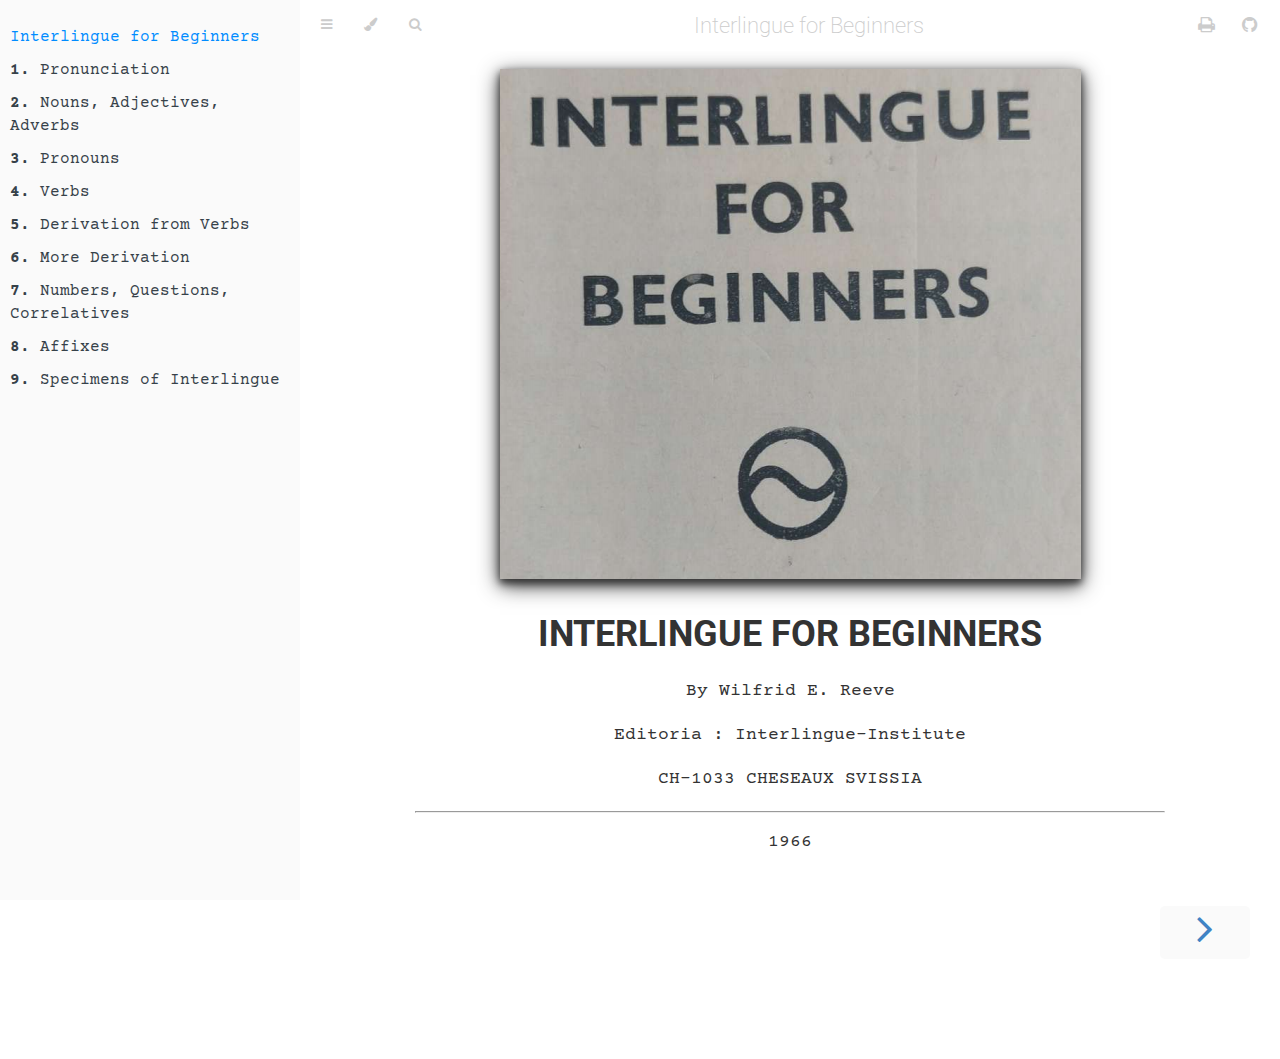
<file: docs/index.html>
<!DOCTYPE HTML>
<html lang="en" class="sidebar-visible no-js light">
    <head>
        <!-- Book generated using mdBook -->
        <meta charset="UTF-8">
        <title>Interlingue for Beginners - Interlingue for Beginners</title>
        
        


        <!-- Custom HTML head -->
        


        <meta content="text/html; charset=utf-8" http-equiv="Content-Type">
        <meta name="description" content="Interlingue course for English speakers.">
        <meta name="viewport" content="width=device-width, initial-scale=1">
        <meta name="theme-color" content="#ffffff" />

        
        <link rel="icon" href="favicon.svg">
        
        
        <link rel="shortcut icon" href="favicon.png">
        
        <link rel="stylesheet" href="css/variables.css">
        <link rel="stylesheet" href="css/general.css">
        <link rel="stylesheet" href="css/chrome.css">
        <link rel="stylesheet" href="css/print.css" media="print">

        <!-- Fonts -->
        <link rel="stylesheet" href="FontAwesome/css/font-awesome.css">
        
        <link rel="stylesheet" href="fonts/fonts.css">
        
        <link href="https://fonts.googleapis.com/css2?family=Courier+Prime:ital,wght@0,400;0,700;1,400;1,700&family=Roboto&display=swap" rel="stylesheet">
        <!-- Highlight.js Stylesheets -->
        <link rel="stylesheet" href="highlight.css">
        <link rel="stylesheet" href="tomorrow-night.css">
        <link rel="stylesheet" href="ayu-highlight.css">

        <!-- Custom theme stylesheets -->
        

        
    </head>
    <body>

        <!-- Provide site root to javascript -->
        <script type="text/javascript">
            var path_to_root = "";
            var default_theme = window.matchMedia("(prefers-color-scheme: dark)").matches ? "coal" : "light";
        </script>

        <!-- Work around some values being stored in localStorage wrapped in quotes -->
        <script type="text/javascript">
            try {
                var theme = localStorage.getItem('mdbook-theme');
                var sidebar = localStorage.getItem('mdbook-sidebar');

                if (theme.startsWith('"') && theme.endsWith('"')) {
                    localStorage.setItem('mdbook-theme', theme.slice(1, theme.length - 1));
                }

                if (sidebar.startsWith('"') && sidebar.endsWith('"')) {
                    localStorage.setItem('mdbook-sidebar', sidebar.slice(1, sidebar.length - 1));
                }
            } catch (e) { }
        </script>

        <!-- Set the theme before any content is loaded, prevents flash -->
        <script type="text/javascript">
            var theme;
            try { theme = localStorage.getItem('mdbook-theme'); } catch(e) { }
            if (theme === null || theme === undefined) { theme = default_theme; }
            var html = document.querySelector('html');
            html.classList.remove('no-js')
            html.classList.remove('light')
            html.classList.add(theme);
            html.classList.add('js');
        </script>

        <!-- Hide / unhide sidebar before it is displayed -->
        <script type="text/javascript">
            var html = document.querySelector('html');
            var sidebar = 'hidden';
            if (document.body.clientWidth >= 1080) {
                try { sidebar = localStorage.getItem('mdbook-sidebar'); } catch(e) { }
                sidebar = sidebar || 'visible';
            }
            html.classList.remove('sidebar-visible');
            html.classList.add("sidebar-" + sidebar);
        </script>

        <nav id="sidebar" class="sidebar" aria-label="Table of contents">
            <div class="sidebar-scrollbox">
                <ol class="chapter"><li class="chapter-item affix "><a href="index.html" class="active">Interlingue for Beginners</a></li><li class="chapter-item "><a href="1.html"><strong aria-hidden="true">1.</strong> Pronunciation</a></li><li class="chapter-item "><a href="2.html"><strong aria-hidden="true">2.</strong> Nouns, Adjectives, Adverbs</a></li><li class="chapter-item "><a href="3.html"><strong aria-hidden="true">3.</strong> Pronouns</a></li><li class="chapter-item "><a href="4.html"><strong aria-hidden="true">4.</strong> Verbs</a></li><li class="chapter-item "><a href="5.html"><strong aria-hidden="true">5.</strong> Derivation from Verbs</a></li><li class="chapter-item "><a href="6.html"><strong aria-hidden="true">6.</strong> More Derivation</a></li><li class="chapter-item "><a href="7.html"><strong aria-hidden="true">7.</strong> Numbers, Questions, Correlatives</a></li><li class="chapter-item "><a href="8.html"><strong aria-hidden="true">8.</strong> Affixes</a></li><li class="chapter-item "><a href="9.html"><strong aria-hidden="true">9.</strong> Specimens of Interlingue</a></li></ol>
            </div>
            <div id="sidebar-resize-handle" class="sidebar-resize-handle"></div>
        </nav>

        <div id="page-wrapper" class="page-wrapper">

            <div class="page">
                
                <div id="menu-bar-hover-placeholder"></div>
                <div id="menu-bar" class="menu-bar sticky bordered">
                    <div class="left-buttons">
                        <button id="sidebar-toggle" class="icon-button" type="button" title="Toggle Table of Contents" aria-label="Toggle Table of Contents" aria-controls="sidebar">
                            <i class="fa fa-bars"></i>
                        </button>
                        <button id="theme-toggle" class="icon-button" type="button" title="Change theme" aria-label="Change theme" aria-haspopup="true" aria-expanded="false" aria-controls="theme-list">
                            <i class="fa fa-paint-brush"></i>
                        </button>
                        <ul id="theme-list" class="theme-popup" aria-label="Themes" role="menu">
                            <li role="none"><button role="menuitem" class="theme" id="light">Light (default)</button></li>
                            <li role="none"><button role="menuitem" class="theme" id="rust">Rust</button></li>
                            <li role="none"><button role="menuitem" class="theme" id="coal">Coal</button></li>
                            <li role="none"><button role="menuitem" class="theme" id="navy">Navy</button></li>
                            <li role="none"><button role="menuitem" class="theme" id="ayu">Ayu</button></li>
                        </ul>
                        
                        <button id="search-toggle" class="icon-button" type="button" title="Search. (Shortkey: s)" aria-label="Toggle Searchbar" aria-expanded="false" aria-keyshortcuts="S" aria-controls="searchbar">
                            <i class="fa fa-search"></i>
                        </button>
                        
                    </div>

                    <h1 class="menu-title">Interlingue for Beginners</h1>

                    <div class="right-buttons">
                        <a href="print.html" title="Print this book" aria-label="Print this book">
                            <i id="print-button" class="fa fa-print"></i>
                        </a>
                        
                        <a href="https://github.com/occidental-lang/interlingue-for-beginners" title="Git repository" aria-label="Git repository">
                            <i id="git-repository-button" class="fa fa-github"></i>
                        </a>
                        
                    </div>
                </div>

                
                <div id="search-wrapper" class="hidden">
                    <form id="searchbar-outer" class="searchbar-outer">
                        <input type="search" name="search" id="searchbar" name="searchbar" placeholder="Search this book ..." aria-controls="searchresults-outer" aria-describedby="searchresults-header">
                    </form>
                    <div id="searchresults-outer" class="searchresults-outer hidden">
                        <div id="searchresults-header" class="searchresults-header"></div>
                        <ul id="searchresults">
                        </ul>
                    </div>
                </div>
                

                <!-- Apply ARIA attributes after the sidebar and the sidebar toggle button are added to the DOM -->
                <script type="text/javascript">
                    document.getElementById('sidebar-toggle').setAttribute('aria-expanded', sidebar === 'visible');
                    document.getElementById('sidebar').setAttribute('aria-hidden', sidebar !== 'visible');
                    Array.from(document.querySelectorAll('#sidebar a')).forEach(function(link) {
                        link.setAttribute('tabIndex', sidebar === 'visible' ? 0 : -1);
                    });
                </script>

                <div id="content" class="content">
                    <main>
                        <p style="text-align:center;"><img src="cover.png"></p>
<h1><a class="header" href="#interlingue-for-beginners" id="interlingue-for-beginners">INTERLINGUE FOR BEGINNERS</a></h1>
<p style="text-align:center;">By Wilfrid E. Reeve</p>
<p style="text-align:center;">Editoria : Interlingue-Institute</p>
<p style="text-align:center;">CH-1033 CHESEAUX SVISSIA</p>
<hr />
<p style="text-align:center;">1966</p>
                    </main>

                    <nav class="nav-wrapper" aria-label="Page navigation">
                        <!-- Mobile navigation buttons -->
                        

                        
                            <a rel="next" href="1.html" class="mobile-nav-chapters next" title="Next chapter" aria-label="Next chapter" aria-keyshortcuts="Right">
                                <i class="fa fa-angle-right"></i>
                            </a>
                        

                        <div style="clear: both"></div>
                    </nav>
                </div>
            </div>

            <nav class="nav-wide-wrapper" aria-label="Page navigation">
                

                
                    <a rel="next" href="1.html" class="nav-chapters next" title="Next chapter" aria-label="Next chapter" aria-keyshortcuts="Right">
                        <i class="fa fa-angle-right"></i>
                    </a>
                
            </nav>

        </div>

        

        

        

        
        <script type="text/javascript">
            window.playground_copyable = true;
        </script>
        

        

        
        <script src="elasticlunr.min.js" type="text/javascript" charset="utf-8"></script>
        <script src="mark.min.js" type="text/javascript" charset="utf-8"></script>
        <script src="searcher.js" type="text/javascript" charset="utf-8"></script>
        

        <script src="clipboard.min.js" type="text/javascript" charset="utf-8"></script>
        <script src="highlight.js" type="text/javascript" charset="utf-8"></script>
        <script src="book.js" type="text/javascript" charset="utf-8"></script>

        <!-- Custom JS scripts -->
        

        

    </body>
</html>
</file>
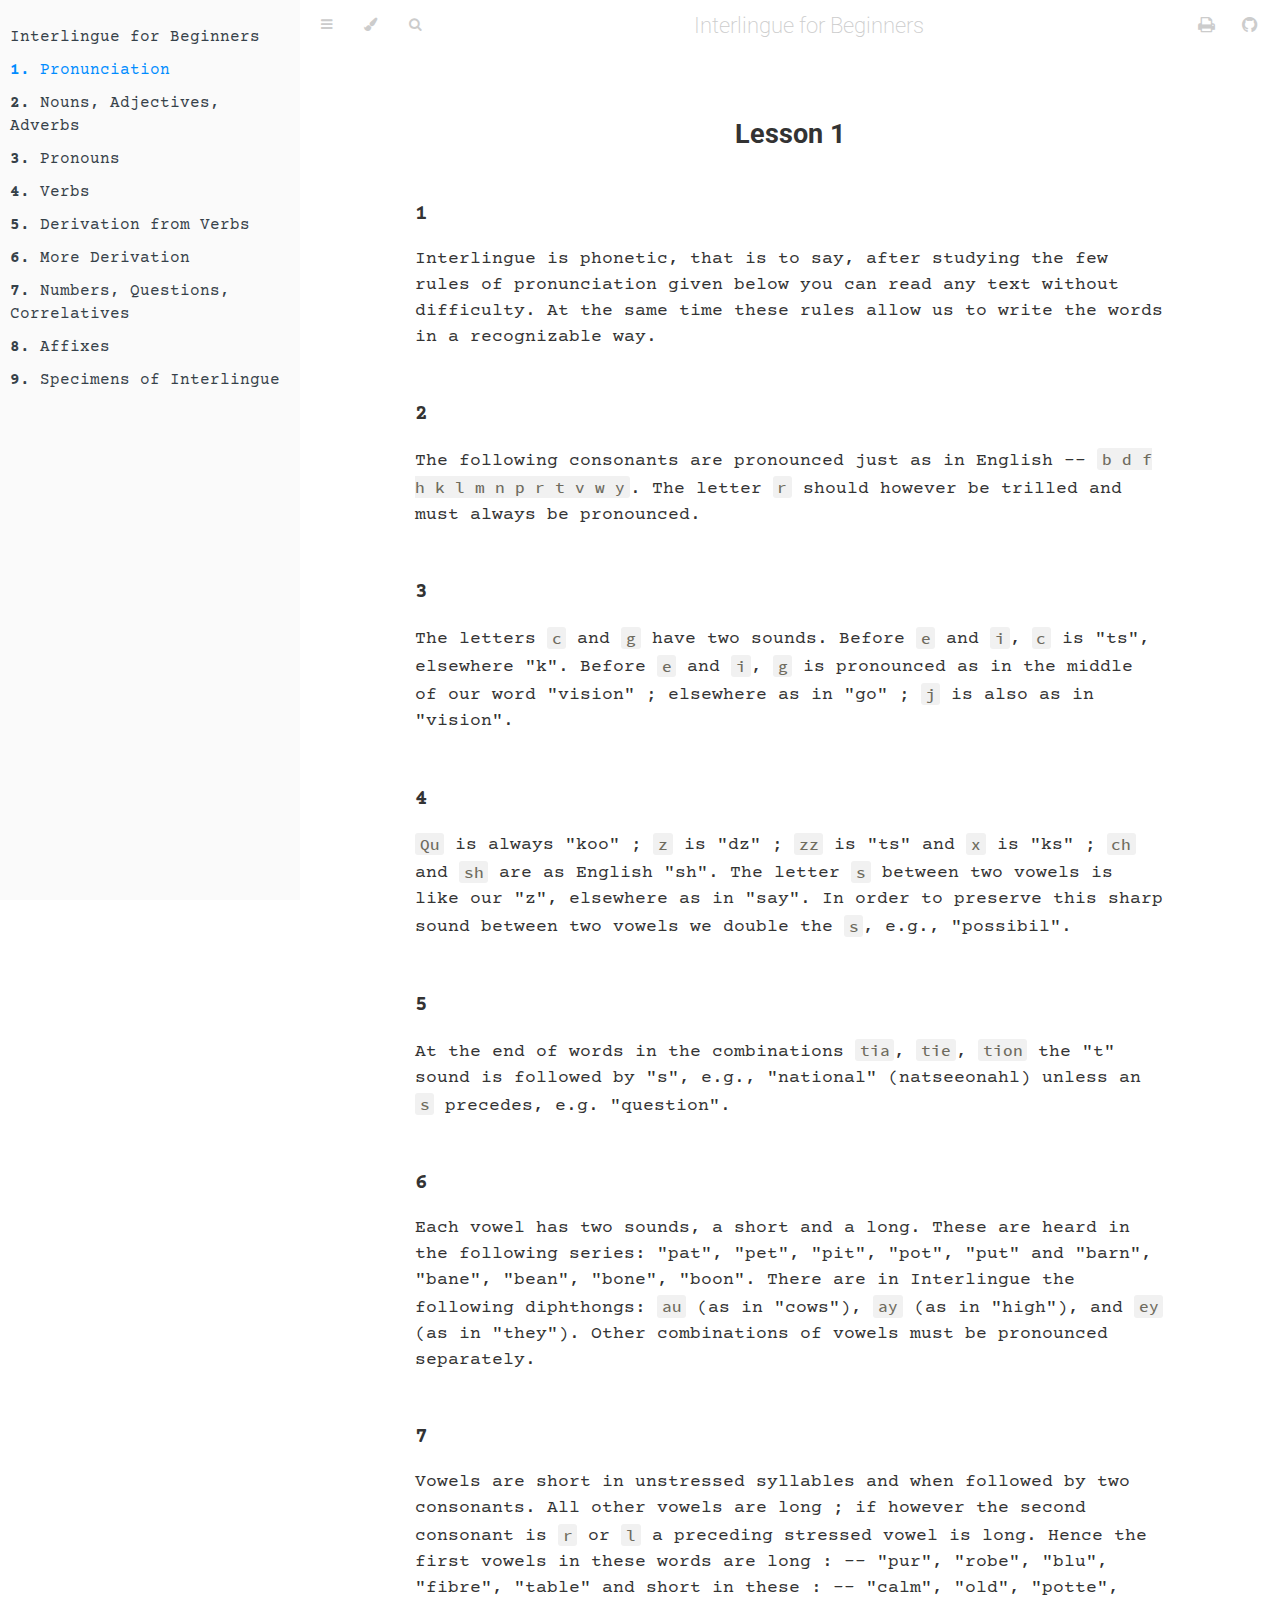
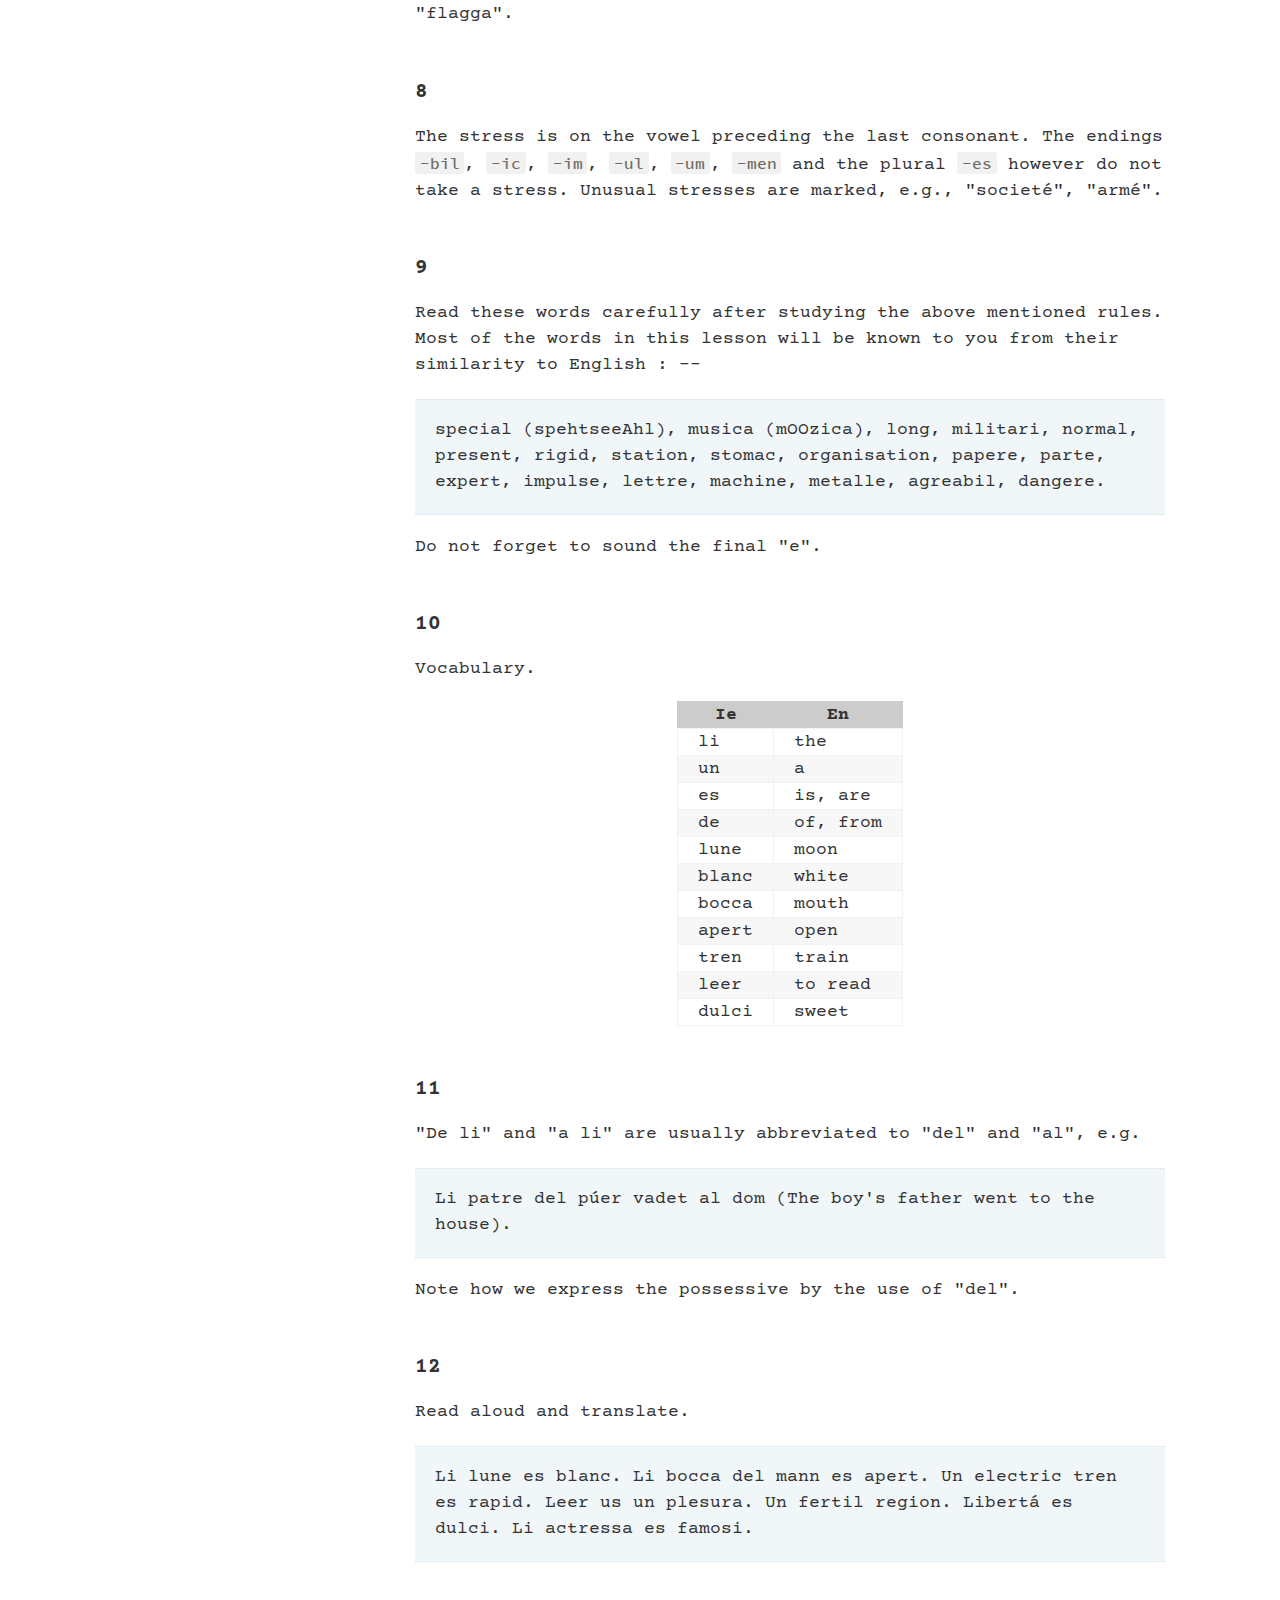
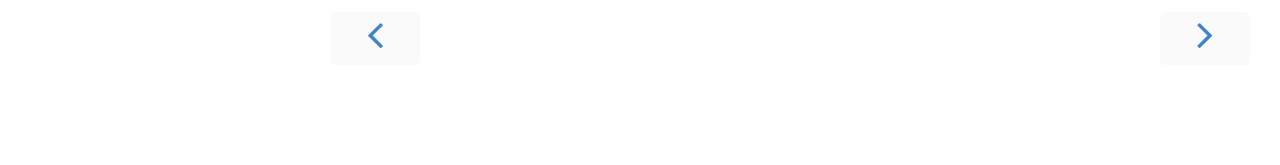
<file: docs/1.html>
<!DOCTYPE HTML>
<html lang="en" class="sidebar-visible no-js light">
    <head>
        <!-- Book generated using mdBook -->
        <meta charset="UTF-8">
        <title>Pronunciation - Interlingue for Beginners</title>
        
        


        <!-- Custom HTML head -->
        


        <meta content="text/html; charset=utf-8" http-equiv="Content-Type">
        <meta name="description" content="Interlingue course for English speakers.">
        <meta name="viewport" content="width=device-width, initial-scale=1">
        <meta name="theme-color" content="#ffffff" />

        
        <link rel="icon" href="favicon.svg">
        
        
        <link rel="shortcut icon" href="favicon.png">
        
        <link rel="stylesheet" href="css/variables.css">
        <link rel="stylesheet" href="css/general.css">
        <link rel="stylesheet" href="css/chrome.css">
        <link rel="stylesheet" href="css/print.css" media="print">

        <!-- Fonts -->
        <link rel="stylesheet" href="FontAwesome/css/font-awesome.css">
        
        <link rel="stylesheet" href="fonts/fonts.css">
        
        <link href="https://fonts.googleapis.com/css2?family=Courier+Prime:ital,wght@0,400;0,700;1,400;1,700&family=Roboto&display=swap" rel="stylesheet">
        <!-- Highlight.js Stylesheets -->
        <link rel="stylesheet" href="highlight.css">
        <link rel="stylesheet" href="tomorrow-night.css">
        <link rel="stylesheet" href="ayu-highlight.css">

        <!-- Custom theme stylesheets -->
        

        
    </head>
    <body>

        <!-- Provide site root to javascript -->
        <script type="text/javascript">
            var path_to_root = "";
            var default_theme = window.matchMedia("(prefers-color-scheme: dark)").matches ? "coal" : "light";
        </script>

        <!-- Work around some values being stored in localStorage wrapped in quotes -->
        <script type="text/javascript">
            try {
                var theme = localStorage.getItem('mdbook-theme');
                var sidebar = localStorage.getItem('mdbook-sidebar');

                if (theme.startsWith('"') && theme.endsWith('"')) {
                    localStorage.setItem('mdbook-theme', theme.slice(1, theme.length - 1));
                }

                if (sidebar.startsWith('"') && sidebar.endsWith('"')) {
                    localStorage.setItem('mdbook-sidebar', sidebar.slice(1, sidebar.length - 1));
                }
            } catch (e) { }
        </script>

        <!-- Set the theme before any content is loaded, prevents flash -->
        <script type="text/javascript">
            var theme;
            try { theme = localStorage.getItem('mdbook-theme'); } catch(e) { }
            if (theme === null || theme === undefined) { theme = default_theme; }
            var html = document.querySelector('html');
            html.classList.remove('no-js')
            html.classList.remove('light')
            html.classList.add(theme);
            html.classList.add('js');
        </script>

        <!-- Hide / unhide sidebar before it is displayed -->
        <script type="text/javascript">
            var html = document.querySelector('html');
            var sidebar = 'hidden';
            if (document.body.clientWidth >= 1080) {
                try { sidebar = localStorage.getItem('mdbook-sidebar'); } catch(e) { }
                sidebar = sidebar || 'visible';
            }
            html.classList.remove('sidebar-visible');
            html.classList.add("sidebar-" + sidebar);
        </script>

        <nav id="sidebar" class="sidebar" aria-label="Table of contents">
            <div class="sidebar-scrollbox">
                <ol class="chapter"><li class="chapter-item affix "><a href="index.html">Interlingue for Beginners</a></li><li class="chapter-item expanded "><a href="1.html" class="active"><strong aria-hidden="true">1.</strong> Pronunciation</a></li><li class="chapter-item "><a href="2.html"><strong aria-hidden="true">2.</strong> Nouns, Adjectives, Adverbs</a></li><li class="chapter-item "><a href="3.html"><strong aria-hidden="true">3.</strong> Pronouns</a></li><li class="chapter-item "><a href="4.html"><strong aria-hidden="true">4.</strong> Verbs</a></li><li class="chapter-item "><a href="5.html"><strong aria-hidden="true">5.</strong> Derivation from Verbs</a></li><li class="chapter-item "><a href="6.html"><strong aria-hidden="true">6.</strong> More Derivation</a></li><li class="chapter-item "><a href="7.html"><strong aria-hidden="true">7.</strong> Numbers, Questions, Correlatives</a></li><li class="chapter-item "><a href="8.html"><strong aria-hidden="true">8.</strong> Affixes</a></li><li class="chapter-item "><a href="9.html"><strong aria-hidden="true">9.</strong> Specimens of Interlingue</a></li></ol>
            </div>
            <div id="sidebar-resize-handle" class="sidebar-resize-handle"></div>
        </nav>

        <div id="page-wrapper" class="page-wrapper">

            <div class="page">
                
                <div id="menu-bar-hover-placeholder"></div>
                <div id="menu-bar" class="menu-bar sticky bordered">
                    <div class="left-buttons">
                        <button id="sidebar-toggle" class="icon-button" type="button" title="Toggle Table of Contents" aria-label="Toggle Table of Contents" aria-controls="sidebar">
                            <i class="fa fa-bars"></i>
                        </button>
                        <button id="theme-toggle" class="icon-button" type="button" title="Change theme" aria-label="Change theme" aria-haspopup="true" aria-expanded="false" aria-controls="theme-list">
                            <i class="fa fa-paint-brush"></i>
                        </button>
                        <ul id="theme-list" class="theme-popup" aria-label="Themes" role="menu">
                            <li role="none"><button role="menuitem" class="theme" id="light">Light (default)</button></li>
                            <li role="none"><button role="menuitem" class="theme" id="rust">Rust</button></li>
                            <li role="none"><button role="menuitem" class="theme" id="coal">Coal</button></li>
                            <li role="none"><button role="menuitem" class="theme" id="navy">Navy</button></li>
                            <li role="none"><button role="menuitem" class="theme" id="ayu">Ayu</button></li>
                        </ul>
                        
                        <button id="search-toggle" class="icon-button" type="button" title="Search. (Shortkey: s)" aria-label="Toggle Searchbar" aria-expanded="false" aria-keyshortcuts="S" aria-controls="searchbar">
                            <i class="fa fa-search"></i>
                        </button>
                        
                    </div>

                    <h1 class="menu-title">Interlingue for Beginners</h1>

                    <div class="right-buttons">
                        <a href="print.html" title="Print this book" aria-label="Print this book">
                            <i id="print-button" class="fa fa-print"></i>
                        </a>
                        
                        <a href="https://github.com/occidental-lang/interlingue-for-beginners" title="Git repository" aria-label="Git repository">
                            <i id="git-repository-button" class="fa fa-github"></i>
                        </a>
                        
                    </div>
                </div>

                
                <div id="search-wrapper" class="hidden">
                    <form id="searchbar-outer" class="searchbar-outer">
                        <input type="search" name="search" id="searchbar" name="searchbar" placeholder="Search this book ..." aria-controls="searchresults-outer" aria-describedby="searchresults-header">
                    </form>
                    <div id="searchresults-outer" class="searchresults-outer hidden">
                        <div id="searchresults-header" class="searchresults-header"></div>
                        <ul id="searchresults">
                        </ul>
                    </div>
                </div>
                

                <!-- Apply ARIA attributes after the sidebar and the sidebar toggle button are added to the DOM -->
                <script type="text/javascript">
                    document.getElementById('sidebar-toggle').setAttribute('aria-expanded', sidebar === 'visible');
                    document.getElementById('sidebar').setAttribute('aria-hidden', sidebar !== 'visible');
                    Array.from(document.querySelectorAll('#sidebar a')).forEach(function(link) {
                        link.setAttribute('tabIndex', sidebar === 'visible' ? 0 : -1);
                    });
                </script>

                <div id="content" class="content">
                    <main>
                        <h2><a class="header" href="#lesson-1" id="lesson-1">Lesson 1</a></h2>
<h3><a class="header" href="#1" id="1">1</a></h3>
<p>Interlingue is phonetic, that is to say, after studying the few rules of pronunciation given below you can read any text without difficulty. At the same time these rules allow us to write the words in a recognizable way.</p>
<h3><a class="header" href="#2" id="2">2</a></h3>
<p>The following consonants are pronounced just as in English -- <code>b d f h k l m n p r t v w y</code>. The letter <code>r</code> should however be trilled and must always be pronounced.</p>
<h3><a class="header" href="#3" id="3">3</a></h3>
<p>The letters <code>c</code> and <code>g</code> have two sounds. Before <code>e</code> and <code>i</code>, <code>c</code> is &quot;ts&quot;, elsewhere &quot;k&quot;. Before <code>e</code> and <code>i</code>, <code>g</code> is pronounced as in the middle of our word &quot;vision&quot; ; elsewhere as in &quot;go&quot; ; <code>j</code> is also as in &quot;vision&quot;.</p>
<h3><a class="header" href="#4" id="4">4</a></h3>
<p><code>Qu</code> is always &quot;koo&quot; ; <code>z</code> is &quot;dz&quot; ; <code>zz</code> is &quot;ts&quot; and <code>x</code> is &quot;ks&quot; ; <code>ch</code> and <code>sh</code> are as English &quot;sh&quot;. The letter <code>s</code> between two vowels is like our &quot;z&quot;, elsewhere as in &quot;say&quot;. In order to preserve this sharp sound between two vowels we double the <code>s</code>, e.g., &quot;possibil&quot;.</p>
<h3><a class="header" href="#5" id="5">5</a></h3>
<p>At the end of words in the combinations <code>tia</code>, <code>tie</code>, <code>tion</code> the &quot;t&quot; sound is followed by &quot;s&quot;, e.g., &quot;national&quot; (natseeonahl) unless an <code>s</code> precedes, e.g. &quot;question&quot;.</p>
<h3><a class="header" href="#6" id="6">6</a></h3>
<p>Each vowel has two sounds, a short and a long. These are heard in the following series: &quot;pat&quot;, &quot;pet&quot;, &quot;pit&quot;, &quot;pot&quot;, &quot;put&quot; and &quot;barn&quot;, &quot;bane&quot;, &quot;bean&quot;, &quot;bone&quot;, &quot;boon&quot;. There are in Interlingue the following diphthongs: <code>au</code> (as in &quot;cows&quot;), <code>ay</code> (as in &quot;high&quot;), and <code>ey</code> (as in &quot;they&quot;). Other combinations of vowels must be pronounced separately.</p>
<h3><a class="header" href="#7" id="7">7</a></h3>
<p>Vowels are short in unstressed syllables and when followed by two consonants. All other vowels are long ; if however the second consonant is <code>r</code> or <code>l</code> a preceding stressed vowel is long. Hence the first vowels in these words are long : -- &quot;pur&quot;, &quot;robe&quot;, &quot;blu&quot;, &quot;fibre&quot;, &quot;table&quot; and short in these : -- &quot;calm&quot;, &quot;old&quot;, &quot;potte&quot;, &quot;flagga&quot;.</p>
<h3><a class="header" href="#8" id="8">8</a></h3>
<p>The stress is on the vowel preceding the last consonant. The endings <code>-bil</code>, <code>-ic</code>, <code>-im</code>, <code>-ul</code>, <code>-um</code>, <code>-men</code> and the plural <code>-es</code> however do not take a stress. Unusual stresses are marked, e.g., &quot;societé&quot;, &quot;armé&quot;.</p>
<h3><a class="header" href="#9" id="9">9</a></h3>
<p>Read these words carefully after studying the above mentioned rules. Most of the words in this lesson will be known to you from their similarity to English : --</p>
<blockquote>
<p>special (spehtseeAhl), musica (mOOzica), long, militari, normal, present, rigid, station, stomac, organisation, papere, parte, expert, impulse, lettre, machine, metalle, agreabil, dangere.</p>
</blockquote>
<p>Do not forget to sound the final &quot;e&quot;.</p>
<h3><a class="header" href="#10" id="10">10</a></h3>
<p>Vocabulary.</p>
<table><thead><tr><th>Ie</th><th>En</th></tr></thead><tbody>
<tr><td>li</td><td>the</td></tr>
<tr><td>un</td><td>a</td></tr>
<tr><td>es</td><td>is, are</td></tr>
<tr><td>de</td><td>of, from</td></tr>
<tr><td>lune</td><td>moon</td></tr>
<tr><td>blanc</td><td>white</td></tr>
<tr><td>bocca</td><td>mouth</td></tr>
<tr><td>apert</td><td>open</td></tr>
<tr><td>tren</td><td>train</td></tr>
<tr><td>leer</td><td>to read</td></tr>
<tr><td>dulci</td><td>sweet</td></tr>
</tbody></table>
<h3><a class="header" href="#11" id="11">11</a></h3>
<p>&quot;De li&quot; and &quot;a li&quot; are usually abbreviated to &quot;del&quot; and &quot;al&quot;, e.g.</p>
<blockquote>
<p>Li patre del púer vadet al dom (The boy's father went to the house).</p>
</blockquote>
<p>Note how we express the possessive by the use of &quot;del&quot;.</p>
<h3><a class="header" href="#12" id="12">12</a></h3>
<p>Read aloud and translate.</p>
<blockquote>
<p>Li lune es blanc. Li bocca del mann es apert. Un electric tren es rapid. Leer us un plesura. Un fertil region. Libertá es dulci. Li actressa es famosi.</p>
</blockquote>

                    </main>

                    <nav class="nav-wrapper" aria-label="Page navigation">
                        <!-- Mobile navigation buttons -->
                        
                            <a rel="prev" href="index.html" class="mobile-nav-chapters previous" title="Previous chapter" aria-label="Previous chapter" aria-keyshortcuts="Left">
                                <i class="fa fa-angle-left"></i>
                            </a>
                        

                        
                            <a rel="next" href="2.html" class="mobile-nav-chapters next" title="Next chapter" aria-label="Next chapter" aria-keyshortcuts="Right">
                                <i class="fa fa-angle-right"></i>
                            </a>
                        

                        <div style="clear: both"></div>
                    </nav>
                </div>
            </div>

            <nav class="nav-wide-wrapper" aria-label="Page navigation">
                
                    <a rel="prev" href="index.html" class="nav-chapters previous" title="Previous chapter" aria-label="Previous chapter" aria-keyshortcuts="Left">
                        <i class="fa fa-angle-left"></i>
                    </a>
                

                
                    <a rel="next" href="2.html" class="nav-chapters next" title="Next chapter" aria-label="Next chapter" aria-keyshortcuts="Right">
                        <i class="fa fa-angle-right"></i>
                    </a>
                
            </nav>

        </div>

        

        

        

        
        <script type="text/javascript">
            window.playground_copyable = true;
        </script>
        

        

        
        <script src="elasticlunr.min.js" type="text/javascript" charset="utf-8"></script>
        <script src="mark.min.js" type="text/javascript" charset="utf-8"></script>
        <script src="searcher.js" type="text/javascript" charset="utf-8"></script>
        

        <script src="clipboard.min.js" type="text/javascript" charset="utf-8"></script>
        <script src="highlight.js" type="text/javascript" charset="utf-8"></script>
        <script src="book.js" type="text/javascript" charset="utf-8"></script>

        <!-- Custom JS scripts -->
        

        

    </body>
</html>
</file>
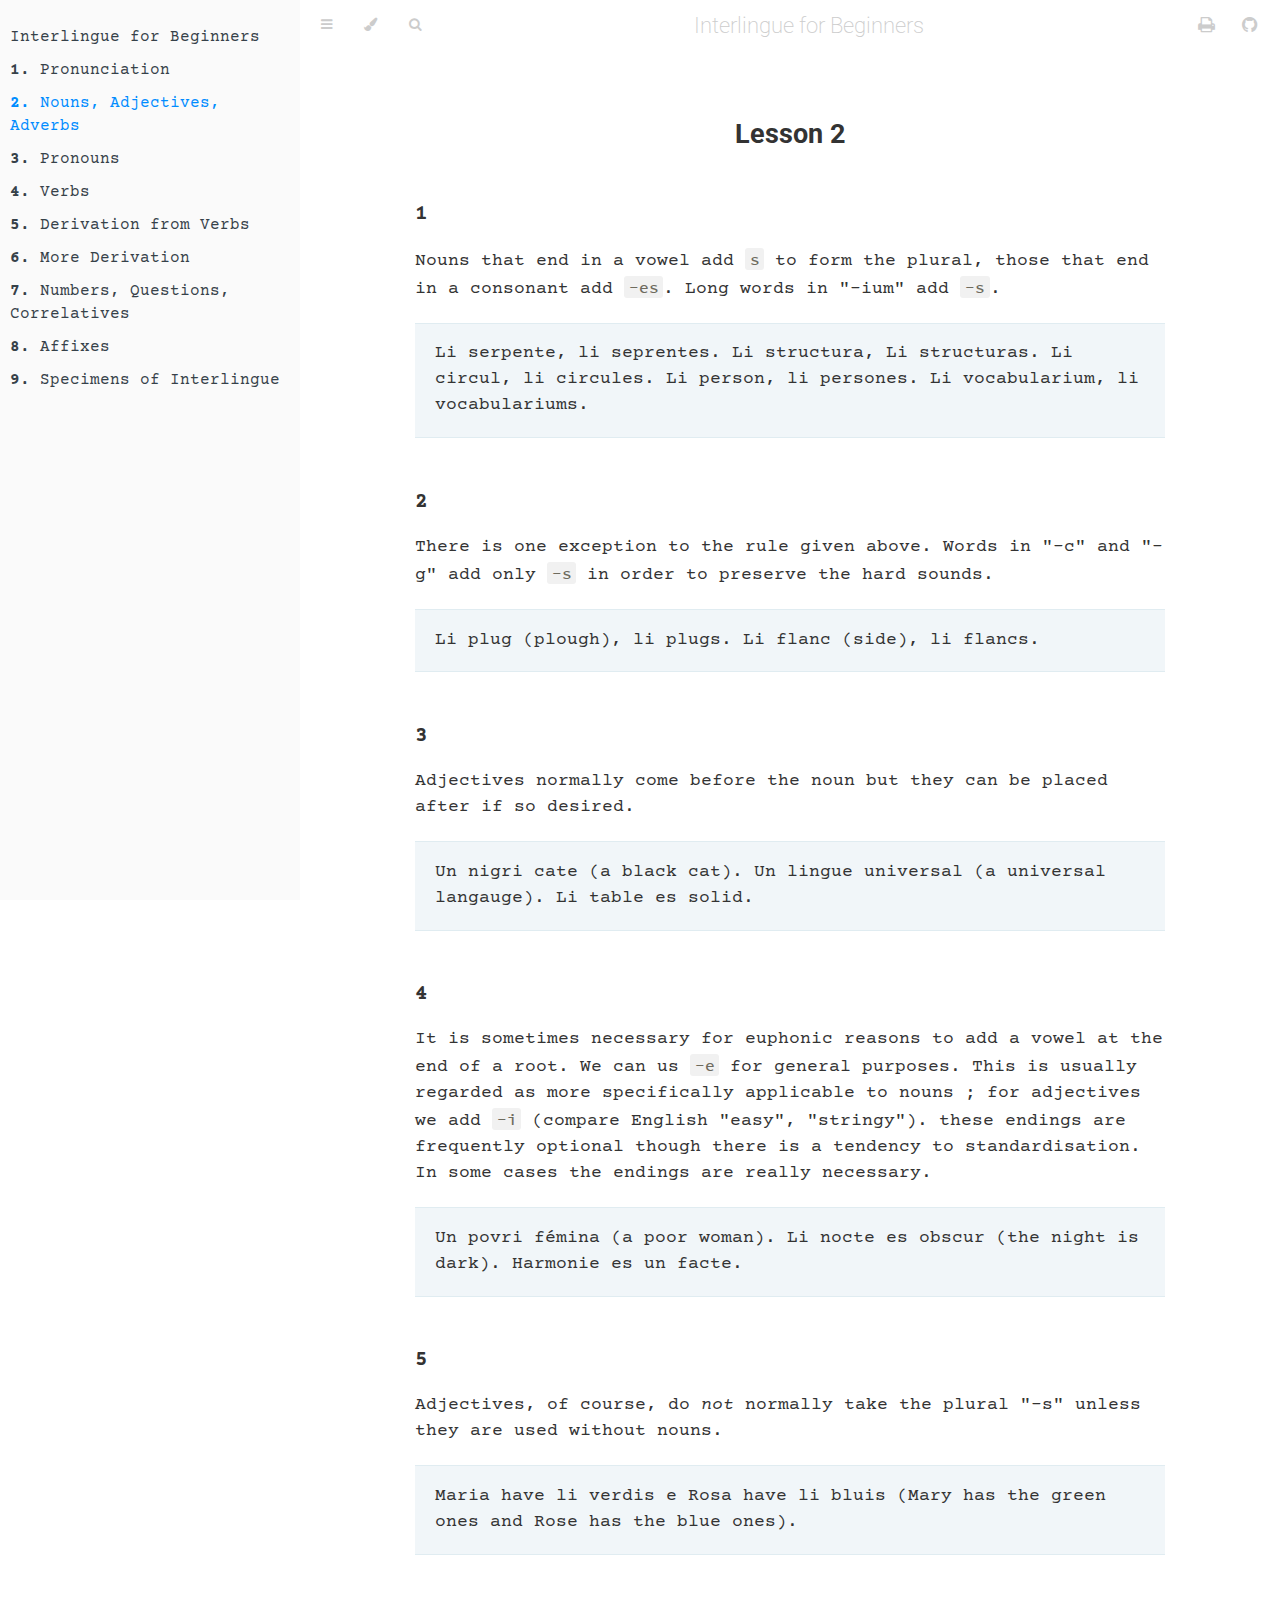
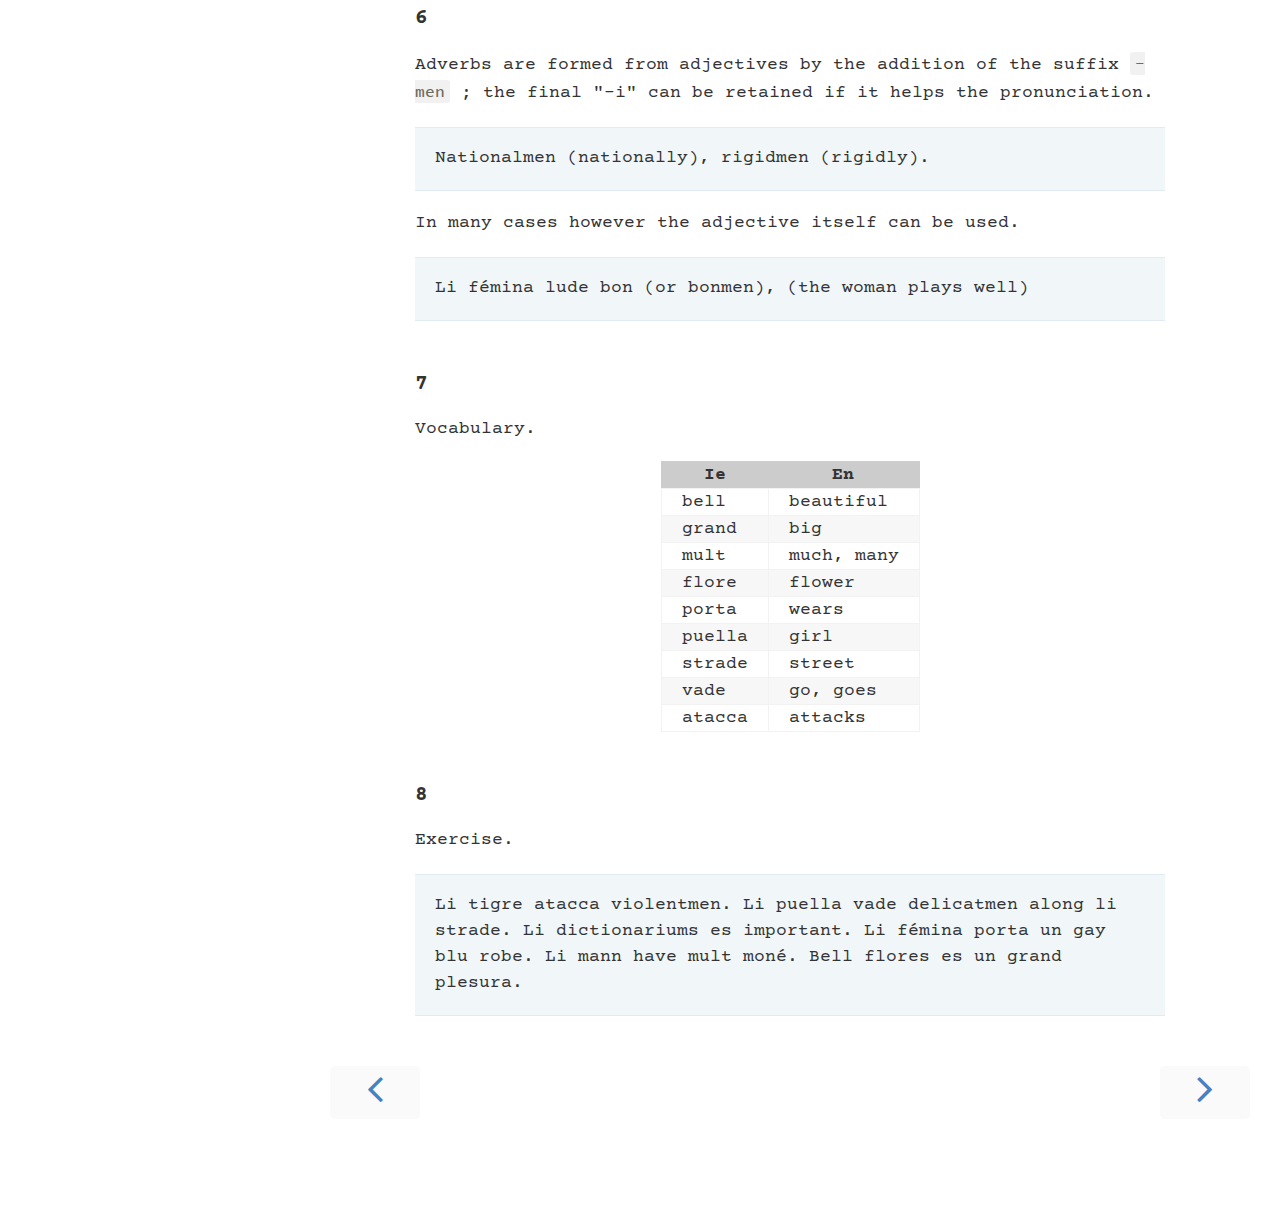
<file: docs/2.html>
<!DOCTYPE HTML>
<html lang="en" class="sidebar-visible no-js light">
    <head>
        <!-- Book generated using mdBook -->
        <meta charset="UTF-8">
        <title>Nouns, Adjectives, Adverbs - Interlingue for Beginners</title>
        
        


        <!-- Custom HTML head -->
        


        <meta content="text/html; charset=utf-8" http-equiv="Content-Type">
        <meta name="description" content="Interlingue course for English speakers.">
        <meta name="viewport" content="width=device-width, initial-scale=1">
        <meta name="theme-color" content="#ffffff" />

        
        <link rel="icon" href="favicon.svg">
        
        
        <link rel="shortcut icon" href="favicon.png">
        
        <link rel="stylesheet" href="css/variables.css">
        <link rel="stylesheet" href="css/general.css">
        <link rel="stylesheet" href="css/chrome.css">
        <link rel="stylesheet" href="css/print.css" media="print">

        <!-- Fonts -->
        <link rel="stylesheet" href="FontAwesome/css/font-awesome.css">
        
        <link rel="stylesheet" href="fonts/fonts.css">
        
        <link href="https://fonts.googleapis.com/css2?family=Courier+Prime:ital,wght@0,400;0,700;1,400;1,700&family=Roboto&display=swap" rel="stylesheet">
        <!-- Highlight.js Stylesheets -->
        <link rel="stylesheet" href="highlight.css">
        <link rel="stylesheet" href="tomorrow-night.css">
        <link rel="stylesheet" href="ayu-highlight.css">

        <!-- Custom theme stylesheets -->
        

        
    </head>
    <body>

        <!-- Provide site root to javascript -->
        <script type="text/javascript">
            var path_to_root = "";
            var default_theme = window.matchMedia("(prefers-color-scheme: dark)").matches ? "coal" : "light";
        </script>

        <!-- Work around some values being stored in localStorage wrapped in quotes -->
        <script type="text/javascript">
            try {
                var theme = localStorage.getItem('mdbook-theme');
                var sidebar = localStorage.getItem('mdbook-sidebar');

                if (theme.startsWith('"') && theme.endsWith('"')) {
                    localStorage.setItem('mdbook-theme', theme.slice(1, theme.length - 1));
                }

                if (sidebar.startsWith('"') && sidebar.endsWith('"')) {
                    localStorage.setItem('mdbook-sidebar', sidebar.slice(1, sidebar.length - 1));
                }
            } catch (e) { }
        </script>

        <!-- Set the theme before any content is loaded, prevents flash -->
        <script type="text/javascript">
            var theme;
            try { theme = localStorage.getItem('mdbook-theme'); } catch(e) { }
            if (theme === null || theme === undefined) { theme = default_theme; }
            var html = document.querySelector('html');
            html.classList.remove('no-js')
            html.classList.remove('light')
            html.classList.add(theme);
            html.classList.add('js');
        </script>

        <!-- Hide / unhide sidebar before it is displayed -->
        <script type="text/javascript">
            var html = document.querySelector('html');
            var sidebar = 'hidden';
            if (document.body.clientWidth >= 1080) {
                try { sidebar = localStorage.getItem('mdbook-sidebar'); } catch(e) { }
                sidebar = sidebar || 'visible';
            }
            html.classList.remove('sidebar-visible');
            html.classList.add("sidebar-" + sidebar);
        </script>

        <nav id="sidebar" class="sidebar" aria-label="Table of contents">
            <div class="sidebar-scrollbox">
                <ol class="chapter"><li class="chapter-item affix "><a href="index.html">Interlingue for Beginners</a></li><li class="chapter-item "><a href="1.html"><strong aria-hidden="true">1.</strong> Pronunciation</a></li><li class="chapter-item expanded "><a href="2.html" class="active"><strong aria-hidden="true">2.</strong> Nouns, Adjectives, Adverbs</a></li><li class="chapter-item "><a href="3.html"><strong aria-hidden="true">3.</strong> Pronouns</a></li><li class="chapter-item "><a href="4.html"><strong aria-hidden="true">4.</strong> Verbs</a></li><li class="chapter-item "><a href="5.html"><strong aria-hidden="true">5.</strong> Derivation from Verbs</a></li><li class="chapter-item "><a href="6.html"><strong aria-hidden="true">6.</strong> More Derivation</a></li><li class="chapter-item "><a href="7.html"><strong aria-hidden="true">7.</strong> Numbers, Questions, Correlatives</a></li><li class="chapter-item "><a href="8.html"><strong aria-hidden="true">8.</strong> Affixes</a></li><li class="chapter-item "><a href="9.html"><strong aria-hidden="true">9.</strong> Specimens of Interlingue</a></li></ol>
            </div>
            <div id="sidebar-resize-handle" class="sidebar-resize-handle"></div>
        </nav>

        <div id="page-wrapper" class="page-wrapper">

            <div class="page">
                
                <div id="menu-bar-hover-placeholder"></div>
                <div id="menu-bar" class="menu-bar sticky bordered">
                    <div class="left-buttons">
                        <button id="sidebar-toggle" class="icon-button" type="button" title="Toggle Table of Contents" aria-label="Toggle Table of Contents" aria-controls="sidebar">
                            <i class="fa fa-bars"></i>
                        </button>
                        <button id="theme-toggle" class="icon-button" type="button" title="Change theme" aria-label="Change theme" aria-haspopup="true" aria-expanded="false" aria-controls="theme-list">
                            <i class="fa fa-paint-brush"></i>
                        </button>
                        <ul id="theme-list" class="theme-popup" aria-label="Themes" role="menu">
                            <li role="none"><button role="menuitem" class="theme" id="light">Light (default)</button></li>
                            <li role="none"><button role="menuitem" class="theme" id="rust">Rust</button></li>
                            <li role="none"><button role="menuitem" class="theme" id="coal">Coal</button></li>
                            <li role="none"><button role="menuitem" class="theme" id="navy">Navy</button></li>
                            <li role="none"><button role="menuitem" class="theme" id="ayu">Ayu</button></li>
                        </ul>
                        
                        <button id="search-toggle" class="icon-button" type="button" title="Search. (Shortkey: s)" aria-label="Toggle Searchbar" aria-expanded="false" aria-keyshortcuts="S" aria-controls="searchbar">
                            <i class="fa fa-search"></i>
                        </button>
                        
                    </div>

                    <h1 class="menu-title">Interlingue for Beginners</h1>

                    <div class="right-buttons">
                        <a href="print.html" title="Print this book" aria-label="Print this book">
                            <i id="print-button" class="fa fa-print"></i>
                        </a>
                        
                        <a href="https://github.com/occidental-lang/interlingue-for-beginners" title="Git repository" aria-label="Git repository">
                            <i id="git-repository-button" class="fa fa-github"></i>
                        </a>
                        
                    </div>
                </div>

                
                <div id="search-wrapper" class="hidden">
                    <form id="searchbar-outer" class="searchbar-outer">
                        <input type="search" name="search" id="searchbar" name="searchbar" placeholder="Search this book ..." aria-controls="searchresults-outer" aria-describedby="searchresults-header">
                    </form>
                    <div id="searchresults-outer" class="searchresults-outer hidden">
                        <div id="searchresults-header" class="searchresults-header"></div>
                        <ul id="searchresults">
                        </ul>
                    </div>
                </div>
                

                <!-- Apply ARIA attributes after the sidebar and the sidebar toggle button are added to the DOM -->
                <script type="text/javascript">
                    document.getElementById('sidebar-toggle').setAttribute('aria-expanded', sidebar === 'visible');
                    document.getElementById('sidebar').setAttribute('aria-hidden', sidebar !== 'visible');
                    Array.from(document.querySelectorAll('#sidebar a')).forEach(function(link) {
                        link.setAttribute('tabIndex', sidebar === 'visible' ? 0 : -1);
                    });
                </script>

                <div id="content" class="content">
                    <main>
                        <h2><a class="header" href="#lesson-2" id="lesson-2">Lesson 2</a></h2>
<h3><a class="header" href="#1" id="1">1</a></h3>
<p>Nouns that end in a vowel add <code>s</code> to form the plural, those that end in a consonant add <code>-es</code>. Long words in &quot;-ium&quot; add <code>-s</code>.</p>
<blockquote>
<p>Li serpente, li seprentes. Li structura, Li structuras. Li circul, li circules. Li person, li persones. Li vocabularium, li vocabulariums.</p>
</blockquote>
<h3><a class="header" href="#2" id="2">2</a></h3>
<p>There is one exception to the rule given above. Words in &quot;-c&quot; and &quot;-g&quot; add only <code>-s</code> in order to preserve the hard sounds.</p>
<blockquote>
<p>Li plug (plough), li plugs. Li flanc (side), li flancs.</p>
</blockquote>
<h3><a class="header" href="#3" id="3">3</a></h3>
<p>Adjectives normally come before the noun but they can be placed after if so desired.</p>
<blockquote>
<p>Un nigri cate (a black cat).
Un lingue universal (a universal langauge).
Li table es solid.</p>
</blockquote>
<h3><a class="header" href="#4" id="4">4</a></h3>
<p>It is sometimes necessary for euphonic reasons to add a vowel at the end of a root. We can us <code>-e</code> for general purposes. This is usually regarded as more specifically applicable to nouns ; for adjectives we add <code>-i</code> (compare English &quot;easy&quot;, &quot;stringy&quot;). these endings are frequently optional though there is a tendency to standardisation. In some cases the endings are really necessary.</p>
<blockquote>
<p>Un povri fémina (a poor woman).
Li nocte es obscur (the night is dark).
Harmonie es un facte.</p>
</blockquote>
<h3><a class="header" href="#5" id="5">5</a></h3>
<p>Adjectives, of course, do <em>not</em> normally take the plural &quot;-s&quot; unless they are used without nouns.</p>
<blockquote>
<p>Maria have li verdis e Rosa have li bluis (Mary has the green ones and Rose has the blue ones).</p>
</blockquote>
<h3><a class="header" href="#6" id="6">6</a></h3>
<p>Adverbs are formed from adjectives by the addition of the suffix <code>-men</code> ; the final &quot;-i&quot; can be retained if it helps the pronunciation.</p>
<blockquote>
<p>Nationalmen (nationally), rigidmen (rigidly).</p>
</blockquote>
<p>In many cases however the adjective itself can be used.</p>
<blockquote>
<p>Li fémina lude bon (or bonmen), (the woman plays well)</p>
</blockquote>
<h3><a class="header" href="#7" id="7">7</a></h3>
<p>Vocabulary.</p>
<table><thead><tr><th>Ie</th><th>En</th></tr></thead><tbody>
<tr><td>bell</td><td>beautiful</td></tr>
<tr><td>grand</td><td>big</td></tr>
<tr><td>mult</td><td>much, many</td></tr>
<tr><td>flore</td><td>flower</td></tr>
<tr><td>porta</td><td>wears</td></tr>
<tr><td>puella</td><td>girl</td></tr>
<tr><td>strade</td><td>street</td></tr>
<tr><td>vade</td><td>go, goes</td></tr>
<tr><td>atacca</td><td>attacks</td></tr>
</tbody></table>
<h3><a class="header" href="#8" id="8">8</a></h3>
<p>Exercise.</p>
<blockquote>
<p>Li tigre atacca violentmen. Li puella vade delicatmen along li strade. Li dictionariums es important. Li fémina porta un gay blu robe. Li mann have mult moné. Bell flores es un grand plesura.</p>
</blockquote>

                    </main>

                    <nav class="nav-wrapper" aria-label="Page navigation">
                        <!-- Mobile navigation buttons -->
                        
                            <a rel="prev" href="1.html" class="mobile-nav-chapters previous" title="Previous chapter" aria-label="Previous chapter" aria-keyshortcuts="Left">
                                <i class="fa fa-angle-left"></i>
                            </a>
                        

                        
                            <a rel="next" href="3.html" class="mobile-nav-chapters next" title="Next chapter" aria-label="Next chapter" aria-keyshortcuts="Right">
                                <i class="fa fa-angle-right"></i>
                            </a>
                        

                        <div style="clear: both"></div>
                    </nav>
                </div>
            </div>

            <nav class="nav-wide-wrapper" aria-label="Page navigation">
                
                    <a rel="prev" href="1.html" class="nav-chapters previous" title="Previous chapter" aria-label="Previous chapter" aria-keyshortcuts="Left">
                        <i class="fa fa-angle-left"></i>
                    </a>
                

                
                    <a rel="next" href="3.html" class="nav-chapters next" title="Next chapter" aria-label="Next chapter" aria-keyshortcuts="Right">
                        <i class="fa fa-angle-right"></i>
                    </a>
                
            </nav>

        </div>

        

        

        

        
        <script type="text/javascript">
            window.playground_copyable = true;
        </script>
        

        

        
        <script src="elasticlunr.min.js" type="text/javascript" charset="utf-8"></script>
        <script src="mark.min.js" type="text/javascript" charset="utf-8"></script>
        <script src="searcher.js" type="text/javascript" charset="utf-8"></script>
        

        <script src="clipboard.min.js" type="text/javascript" charset="utf-8"></script>
        <script src="highlight.js" type="text/javascript" charset="utf-8"></script>
        <script src="book.js" type="text/javascript" charset="utf-8"></script>

        <!-- Custom JS scripts -->
        

        

    </body>
</html>
</file>
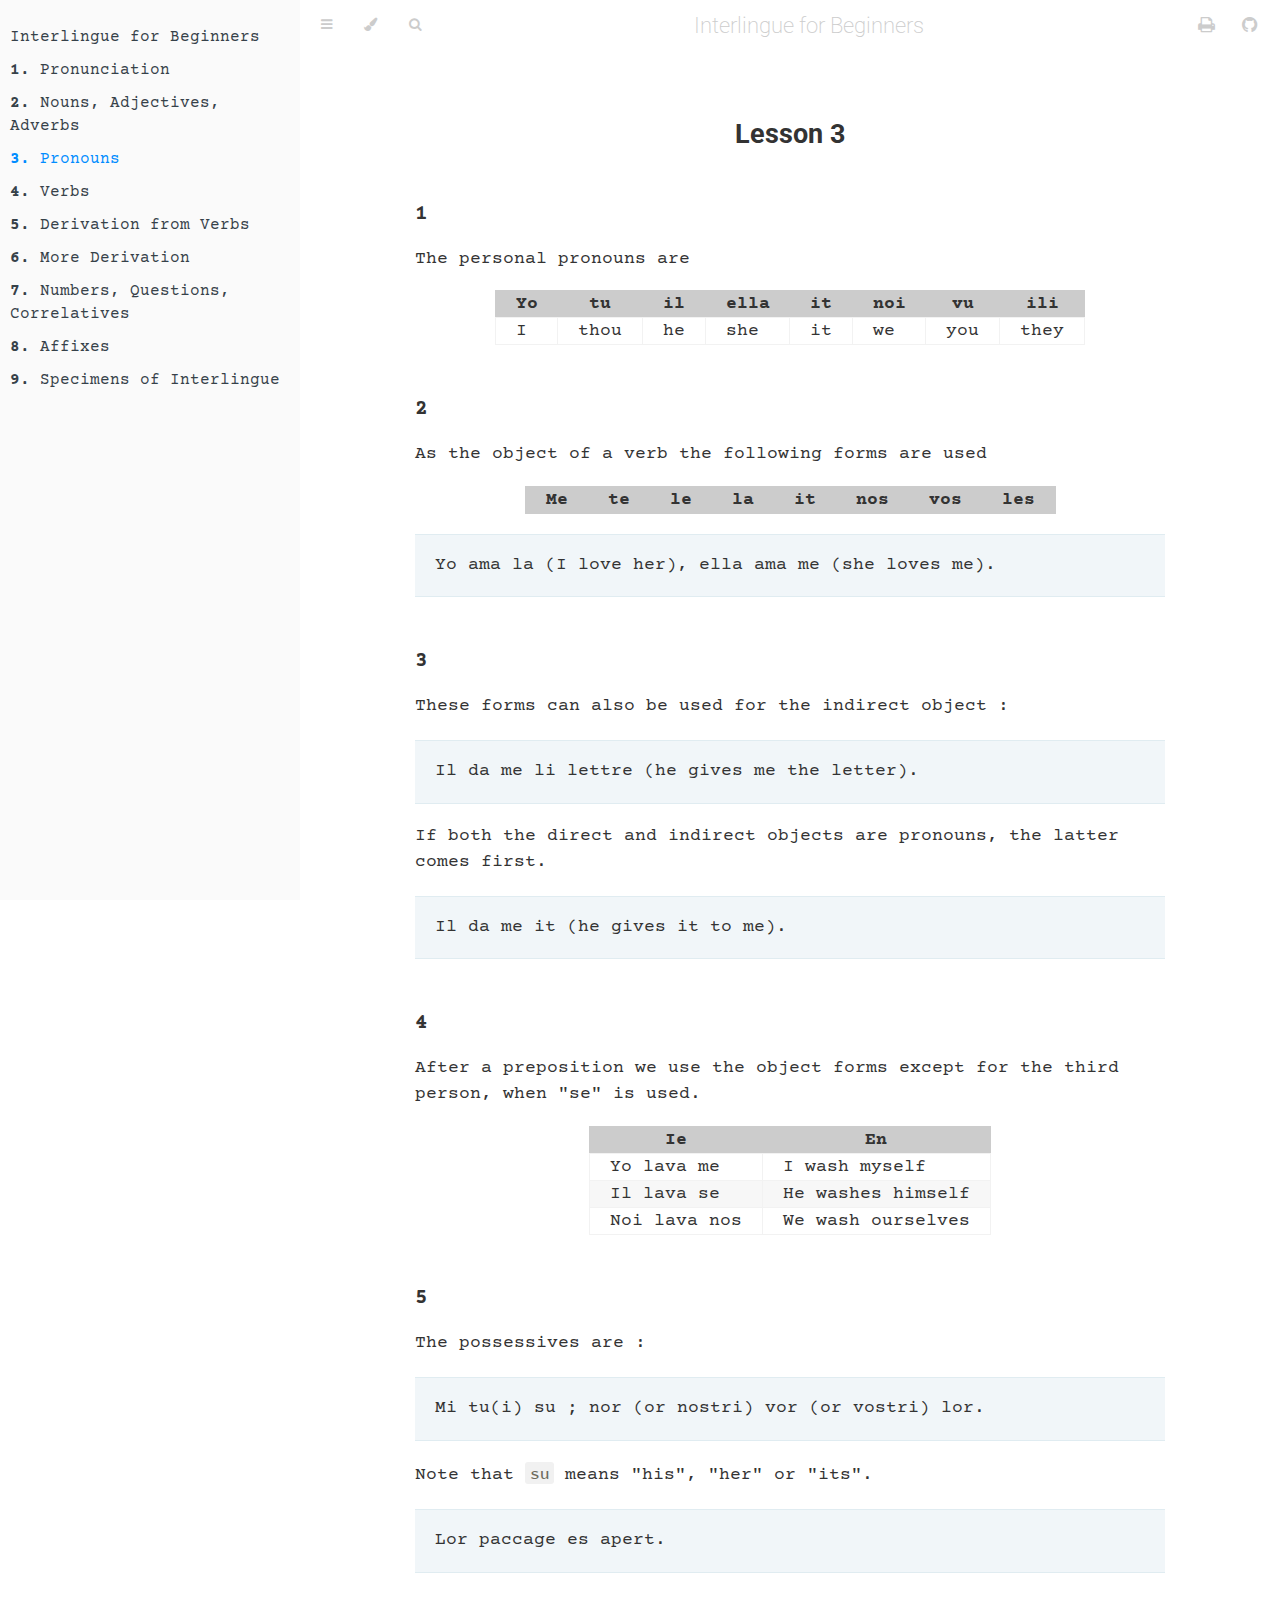
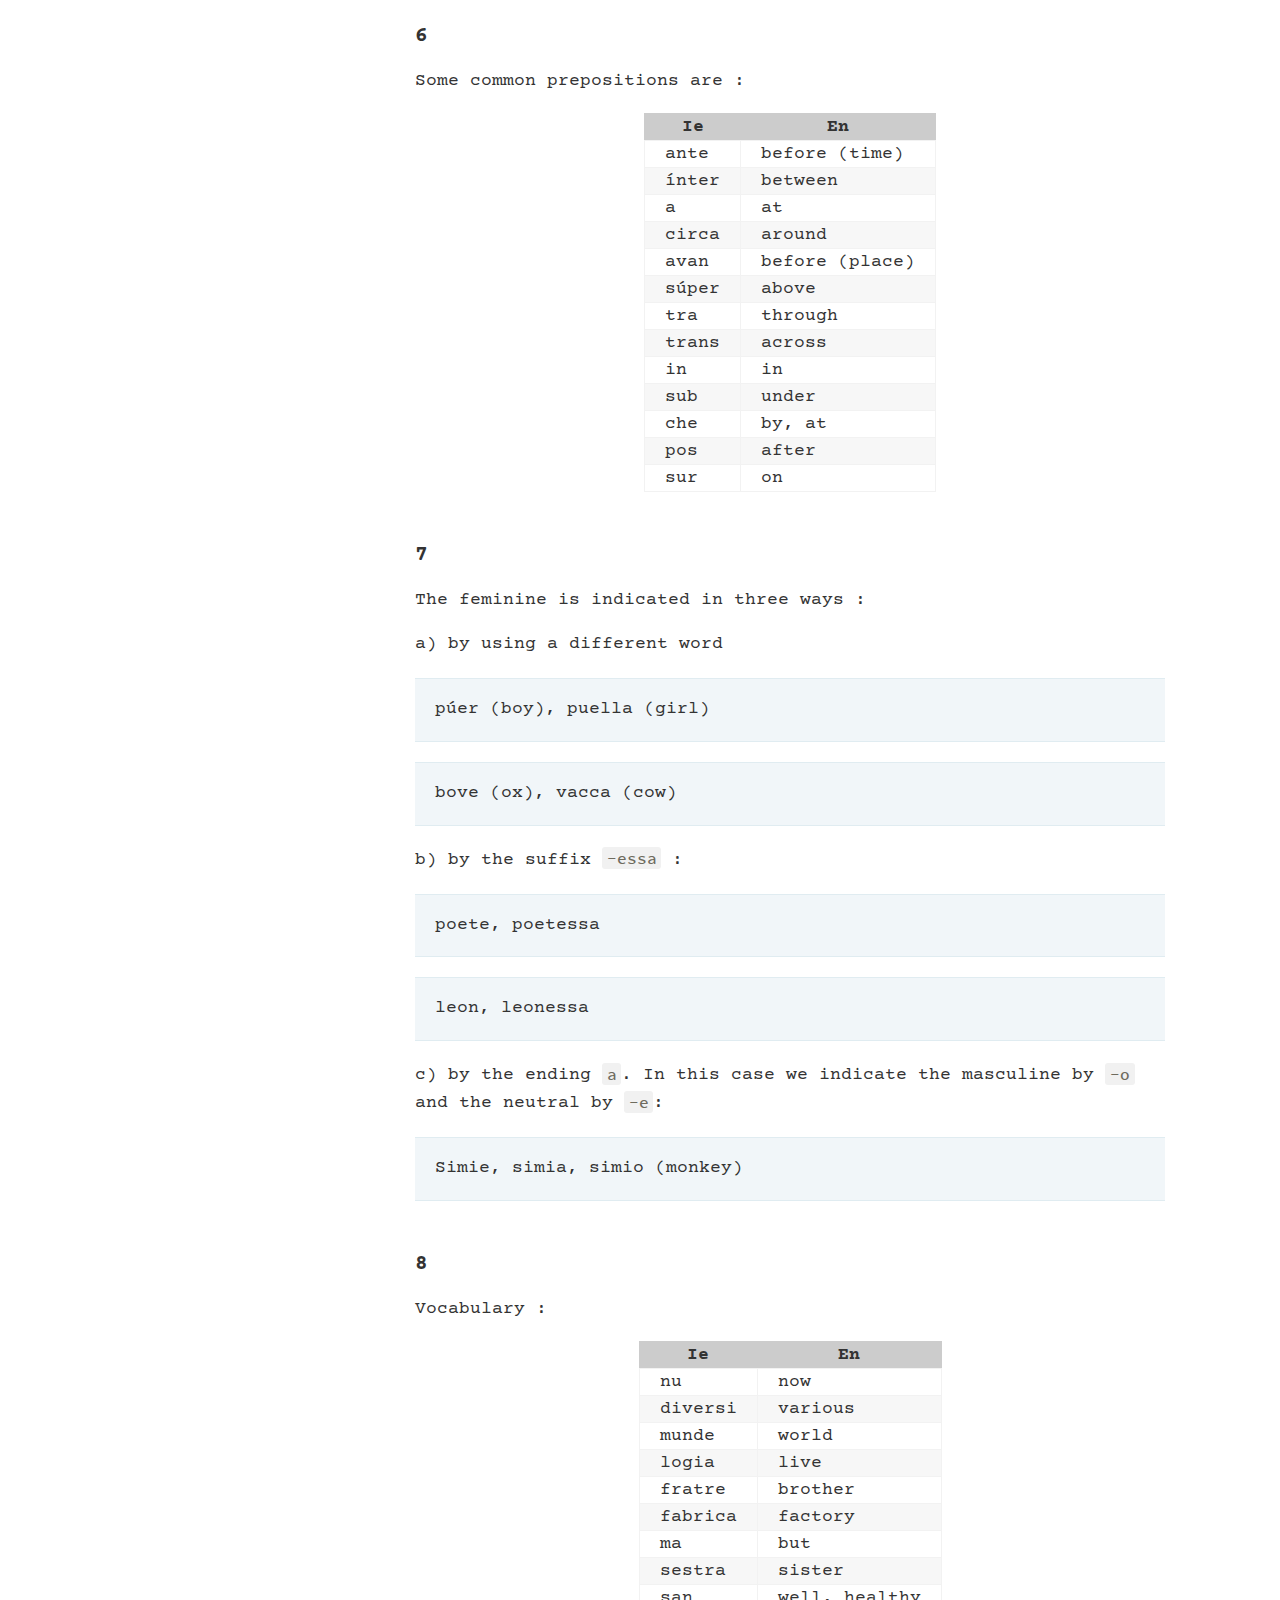
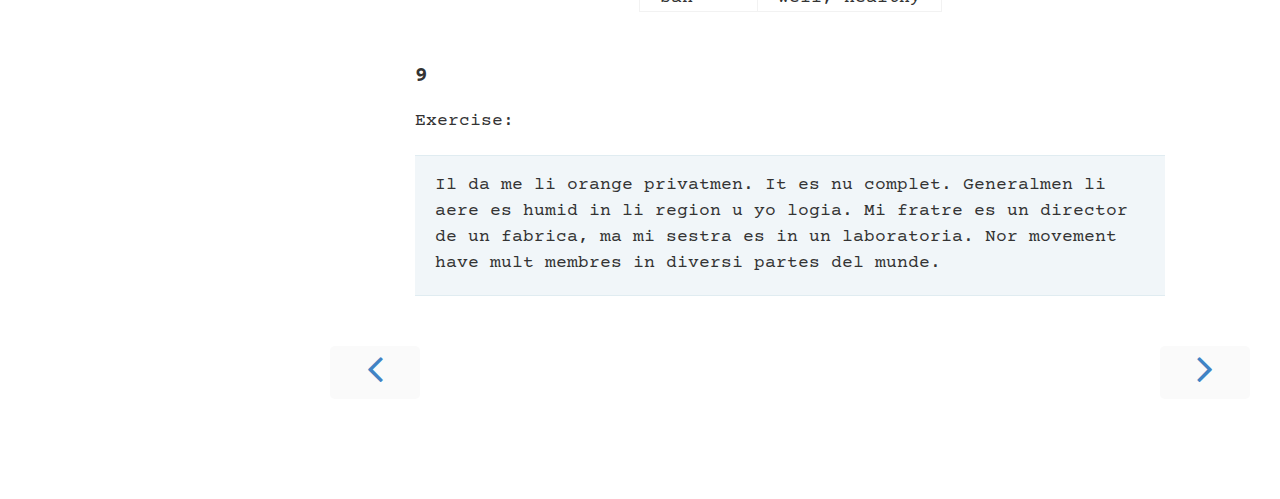
<file: docs/3.html>
<!DOCTYPE HTML>
<html lang="en" class="sidebar-visible no-js light">
    <head>
        <!-- Book generated using mdBook -->
        <meta charset="UTF-8">
        <title>Pronouns - Interlingue for Beginners</title>
        
        


        <!-- Custom HTML head -->
        


        <meta content="text/html; charset=utf-8" http-equiv="Content-Type">
        <meta name="description" content="Interlingue course for English speakers.">
        <meta name="viewport" content="width=device-width, initial-scale=1">
        <meta name="theme-color" content="#ffffff" />

        
        <link rel="icon" href="favicon.svg">
        
        
        <link rel="shortcut icon" href="favicon.png">
        
        <link rel="stylesheet" href="css/variables.css">
        <link rel="stylesheet" href="css/general.css">
        <link rel="stylesheet" href="css/chrome.css">
        <link rel="stylesheet" href="css/print.css" media="print">

        <!-- Fonts -->
        <link rel="stylesheet" href="FontAwesome/css/font-awesome.css">
        
        <link rel="stylesheet" href="fonts/fonts.css">
        
        <link href="https://fonts.googleapis.com/css2?family=Courier+Prime:ital,wght@0,400;0,700;1,400;1,700&family=Roboto&display=swap" rel="stylesheet">
        <!-- Highlight.js Stylesheets -->
        <link rel="stylesheet" href="highlight.css">
        <link rel="stylesheet" href="tomorrow-night.css">
        <link rel="stylesheet" href="ayu-highlight.css">

        <!-- Custom theme stylesheets -->
        

        
    </head>
    <body>

        <!-- Provide site root to javascript -->
        <script type="text/javascript">
            var path_to_root = "";
            var default_theme = window.matchMedia("(prefers-color-scheme: dark)").matches ? "coal" : "light";
        </script>

        <!-- Work around some values being stored in localStorage wrapped in quotes -->
        <script type="text/javascript">
            try {
                var theme = localStorage.getItem('mdbook-theme');
                var sidebar = localStorage.getItem('mdbook-sidebar');

                if (theme.startsWith('"') && theme.endsWith('"')) {
                    localStorage.setItem('mdbook-theme', theme.slice(1, theme.length - 1));
                }

                if (sidebar.startsWith('"') && sidebar.endsWith('"')) {
                    localStorage.setItem('mdbook-sidebar', sidebar.slice(1, sidebar.length - 1));
                }
            } catch (e) { }
        </script>

        <!-- Set the theme before any content is loaded, prevents flash -->
        <script type="text/javascript">
            var theme;
            try { theme = localStorage.getItem('mdbook-theme'); } catch(e) { }
            if (theme === null || theme === undefined) { theme = default_theme; }
            var html = document.querySelector('html');
            html.classList.remove('no-js')
            html.classList.remove('light')
            html.classList.add(theme);
            html.classList.add('js');
        </script>

        <!-- Hide / unhide sidebar before it is displayed -->
        <script type="text/javascript">
            var html = document.querySelector('html');
            var sidebar = 'hidden';
            if (document.body.clientWidth >= 1080) {
                try { sidebar = localStorage.getItem('mdbook-sidebar'); } catch(e) { }
                sidebar = sidebar || 'visible';
            }
            html.classList.remove('sidebar-visible');
            html.classList.add("sidebar-" + sidebar);
        </script>

        <nav id="sidebar" class="sidebar" aria-label="Table of contents">
            <div class="sidebar-scrollbox">
                <ol class="chapter"><li class="chapter-item affix "><a href="index.html">Interlingue for Beginners</a></li><li class="chapter-item "><a href="1.html"><strong aria-hidden="true">1.</strong> Pronunciation</a></li><li class="chapter-item "><a href="2.html"><strong aria-hidden="true">2.</strong> Nouns, Adjectives, Adverbs</a></li><li class="chapter-item expanded "><a href="3.html" class="active"><strong aria-hidden="true">3.</strong> Pronouns</a></li><li class="chapter-item "><a href="4.html"><strong aria-hidden="true">4.</strong> Verbs</a></li><li class="chapter-item "><a href="5.html"><strong aria-hidden="true">5.</strong> Derivation from Verbs</a></li><li class="chapter-item "><a href="6.html"><strong aria-hidden="true">6.</strong> More Derivation</a></li><li class="chapter-item "><a href="7.html"><strong aria-hidden="true">7.</strong> Numbers, Questions, Correlatives</a></li><li class="chapter-item "><a href="8.html"><strong aria-hidden="true">8.</strong> Affixes</a></li><li class="chapter-item "><a href="9.html"><strong aria-hidden="true">9.</strong> Specimens of Interlingue</a></li></ol>
            </div>
            <div id="sidebar-resize-handle" class="sidebar-resize-handle"></div>
        </nav>

        <div id="page-wrapper" class="page-wrapper">

            <div class="page">
                
                <div id="menu-bar-hover-placeholder"></div>
                <div id="menu-bar" class="menu-bar sticky bordered">
                    <div class="left-buttons">
                        <button id="sidebar-toggle" class="icon-button" type="button" title="Toggle Table of Contents" aria-label="Toggle Table of Contents" aria-controls="sidebar">
                            <i class="fa fa-bars"></i>
                        </button>
                        <button id="theme-toggle" class="icon-button" type="button" title="Change theme" aria-label="Change theme" aria-haspopup="true" aria-expanded="false" aria-controls="theme-list">
                            <i class="fa fa-paint-brush"></i>
                        </button>
                        <ul id="theme-list" class="theme-popup" aria-label="Themes" role="menu">
                            <li role="none"><button role="menuitem" class="theme" id="light">Light (default)</button></li>
                            <li role="none"><button role="menuitem" class="theme" id="rust">Rust</button></li>
                            <li role="none"><button role="menuitem" class="theme" id="coal">Coal</button></li>
                            <li role="none"><button role="menuitem" class="theme" id="navy">Navy</button></li>
                            <li role="none"><button role="menuitem" class="theme" id="ayu">Ayu</button></li>
                        </ul>
                        
                        <button id="search-toggle" class="icon-button" type="button" title="Search. (Shortkey: s)" aria-label="Toggle Searchbar" aria-expanded="false" aria-keyshortcuts="S" aria-controls="searchbar">
                            <i class="fa fa-search"></i>
                        </button>
                        
                    </div>

                    <h1 class="menu-title">Interlingue for Beginners</h1>

                    <div class="right-buttons">
                        <a href="print.html" title="Print this book" aria-label="Print this book">
                            <i id="print-button" class="fa fa-print"></i>
                        </a>
                        
                        <a href="https://github.com/occidental-lang/interlingue-for-beginners" title="Git repository" aria-label="Git repository">
                            <i id="git-repository-button" class="fa fa-github"></i>
                        </a>
                        
                    </div>
                </div>

                
                <div id="search-wrapper" class="hidden">
                    <form id="searchbar-outer" class="searchbar-outer">
                        <input type="search" name="search" id="searchbar" name="searchbar" placeholder="Search this book ..." aria-controls="searchresults-outer" aria-describedby="searchresults-header">
                    </form>
                    <div id="searchresults-outer" class="searchresults-outer hidden">
                        <div id="searchresults-header" class="searchresults-header"></div>
                        <ul id="searchresults">
                        </ul>
                    </div>
                </div>
                

                <!-- Apply ARIA attributes after the sidebar and the sidebar toggle button are added to the DOM -->
                <script type="text/javascript">
                    document.getElementById('sidebar-toggle').setAttribute('aria-expanded', sidebar === 'visible');
                    document.getElementById('sidebar').setAttribute('aria-hidden', sidebar !== 'visible');
                    Array.from(document.querySelectorAll('#sidebar a')).forEach(function(link) {
                        link.setAttribute('tabIndex', sidebar === 'visible' ? 0 : -1);
                    });
                </script>

                <div id="content" class="content">
                    <main>
                        <h2><a class="header" href="#lesson-3" id="lesson-3">Lesson 3</a></h2>
<h3><a class="header" href="#1" id="1">1</a></h3>
<p>The personal pronouns are</p>
<table><thead><tr><th>Yo</th><th>tu</th><th>il</th><th>ella</th><th>it</th><th>noi</th><th>vu</th><th>ili</th></tr></thead><tbody>
<tr><td>I</td><td>thou</td><td>he</td><td>she</td><td>it</td><td>we</td><td>you</td><td>they</td></tr>
</tbody></table>
<h3><a class="header" href="#2" id="2">2</a></h3>
<p>As the object of a verb the following forms are used</p>
<table><thead><tr><th>Me</th><th>te</th><th>le</th><th>la</th><th>it</th><th>nos</th><th>vos</th><th>les</th></tr></thead><tbody>
</tbody></table>
<blockquote>
<p>Yo ama la (I love her), ella ama me (she loves me).</p>
</blockquote>
<h3><a class="header" href="#3" id="3">3</a></h3>
<p>These forms can also be used for the indirect object :</p>
<blockquote>
<p>Il da me li lettre (he gives me the letter).</p>
</blockquote>
<p>If both the direct and indirect objects are pronouns, the latter comes first.</p>
<blockquote>
<p>Il da me it (he gives it to me).</p>
</blockquote>
<h3><a class="header" href="#4" id="4">4</a></h3>
<p>After a preposition we use the object forms except for the third person, when &quot;se&quot; is used.</p>
<table><thead><tr><th>Ie</th><th>En</th></tr></thead><tbody>
<tr><td>Yo lava me</td><td>I wash myself</td></tr>
<tr><td>Il lava se</td><td>He washes himself</td></tr>
<tr><td>Noi lava nos</td><td>We wash ourselves</td></tr>
</tbody></table>
<h3><a class="header" href="#5" id="5">5</a></h3>
<p>The possessives are :</p>
<blockquote>
<p>Mi tu(i) su ; nor (or nostri) vor (or vostri) lor.</p>
</blockquote>
<p>Note that <code>su</code> means &quot;his&quot;, &quot;her&quot; or &quot;its&quot;.</p>
<blockquote>
<p>Lor paccage es apert.</p>
</blockquote>
<h3><a class="header" href="#6" id="6">6</a></h3>
<p>Some common prepositions are :</p>
<table><thead><tr><th>Ie</th><th>En</th></tr></thead><tbody>
<tr><td>ante</td><td>before (time)</td></tr>
<tr><td>ínter</td><td>between</td></tr>
<tr><td>a</td><td>at</td></tr>
<tr><td>circa</td><td>around</td></tr>
<tr><td>avan</td><td>before (place)</td></tr>
<tr><td>súper</td><td>above</td></tr>
<tr><td>tra</td><td>through</td></tr>
<tr><td>trans</td><td>across</td></tr>
<tr><td>in</td><td>in</td></tr>
<tr><td>sub</td><td>under</td></tr>
<tr><td>che</td><td>by, at</td></tr>
<tr><td>pos</td><td>after</td></tr>
<tr><td>sur</td><td>on</td></tr>
</tbody></table>
<h3><a class="header" href="#7" id="7">7</a></h3>
<p>The feminine is indicated in three ways :</p>
<p>a) by using a different word</p>
<blockquote>
<p>púer (boy), puella (girl)</p>
</blockquote>
<blockquote>
<p>bove (ox), vacca (cow)</p>
</blockquote>
<p>b) by the suffix <code>-essa</code> :</p>
<blockquote>
<p>poete, poetessa</p>
</blockquote>
<blockquote>
<p>leon, leonessa</p>
</blockquote>
<p>c) by the ending <code>a</code>. In this case we indicate the masculine by <code>-o</code> and the neutral by <code>-e</code>:</p>
<blockquote>
<p>Simie, simia, simio (monkey)</p>
</blockquote>
<h3><a class="header" href="#8" id="8">8</a></h3>
<p>Vocabulary :</p>
<table><thead><tr><th>Ie</th><th>En</th></tr></thead><tbody>
<tr><td>nu</td><td>now</td></tr>
<tr><td>diversi</td><td>various</td></tr>
<tr><td>munde</td><td>world</td></tr>
<tr><td>logia</td><td>live</td></tr>
<tr><td>fratre</td><td>brother</td></tr>
<tr><td>fabrica</td><td>factory</td></tr>
<tr><td>ma</td><td>but</td></tr>
<tr><td>sestra</td><td>sister</td></tr>
<tr><td>san</td><td>well, healthy</td></tr>
</tbody></table>
<h3><a class="header" href="#9" id="9">9</a></h3>
<p>Exercise: </p>
<blockquote>
<p>Il da me li orange privatmen. It es nu complet. Generalmen li aere es humid in li region u yo logia. Mi fratre es un director de un fabrica, ma mi sestra es in un laboratoria. Nor movement have mult membres in diversi partes del munde.</p>
</blockquote>

                    </main>

                    <nav class="nav-wrapper" aria-label="Page navigation">
                        <!-- Mobile navigation buttons -->
                        
                            <a rel="prev" href="2.html" class="mobile-nav-chapters previous" title="Previous chapter" aria-label="Previous chapter" aria-keyshortcuts="Left">
                                <i class="fa fa-angle-left"></i>
                            </a>
                        

                        
                            <a rel="next" href="4.html" class="mobile-nav-chapters next" title="Next chapter" aria-label="Next chapter" aria-keyshortcuts="Right">
                                <i class="fa fa-angle-right"></i>
                            </a>
                        

                        <div style="clear: both"></div>
                    </nav>
                </div>
            </div>

            <nav class="nav-wide-wrapper" aria-label="Page navigation">
                
                    <a rel="prev" href="2.html" class="nav-chapters previous" title="Previous chapter" aria-label="Previous chapter" aria-keyshortcuts="Left">
                        <i class="fa fa-angle-left"></i>
                    </a>
                

                
                    <a rel="next" href="4.html" class="nav-chapters next" title="Next chapter" aria-label="Next chapter" aria-keyshortcuts="Right">
                        <i class="fa fa-angle-right"></i>
                    </a>
                
            </nav>

        </div>

        

        

        

        
        <script type="text/javascript">
            window.playground_copyable = true;
        </script>
        

        

        
        <script src="elasticlunr.min.js" type="text/javascript" charset="utf-8"></script>
        <script src="mark.min.js" type="text/javascript" charset="utf-8"></script>
        <script src="searcher.js" type="text/javascript" charset="utf-8"></script>
        

        <script src="clipboard.min.js" type="text/javascript" charset="utf-8"></script>
        <script src="highlight.js" type="text/javascript" charset="utf-8"></script>
        <script src="book.js" type="text/javascript" charset="utf-8"></script>

        <!-- Custom JS scripts -->
        

        

    </body>
</html>
</file>
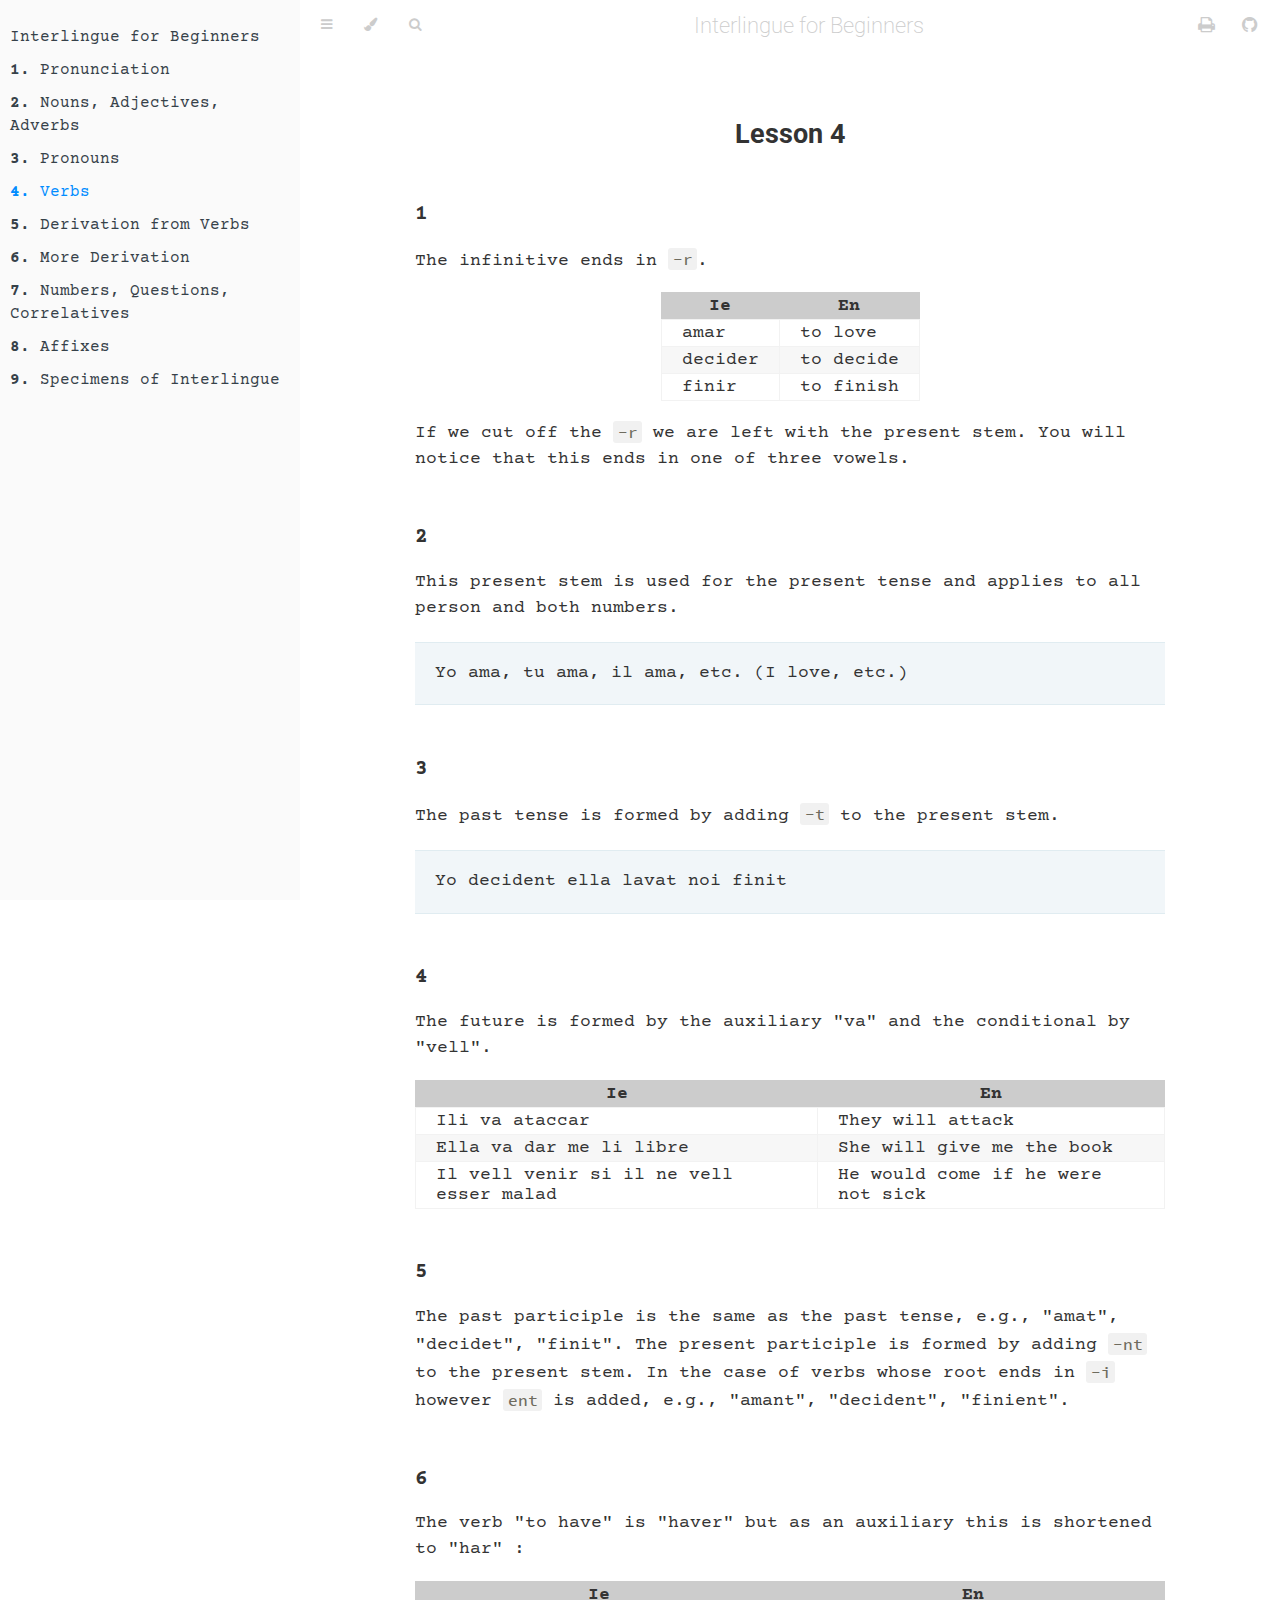
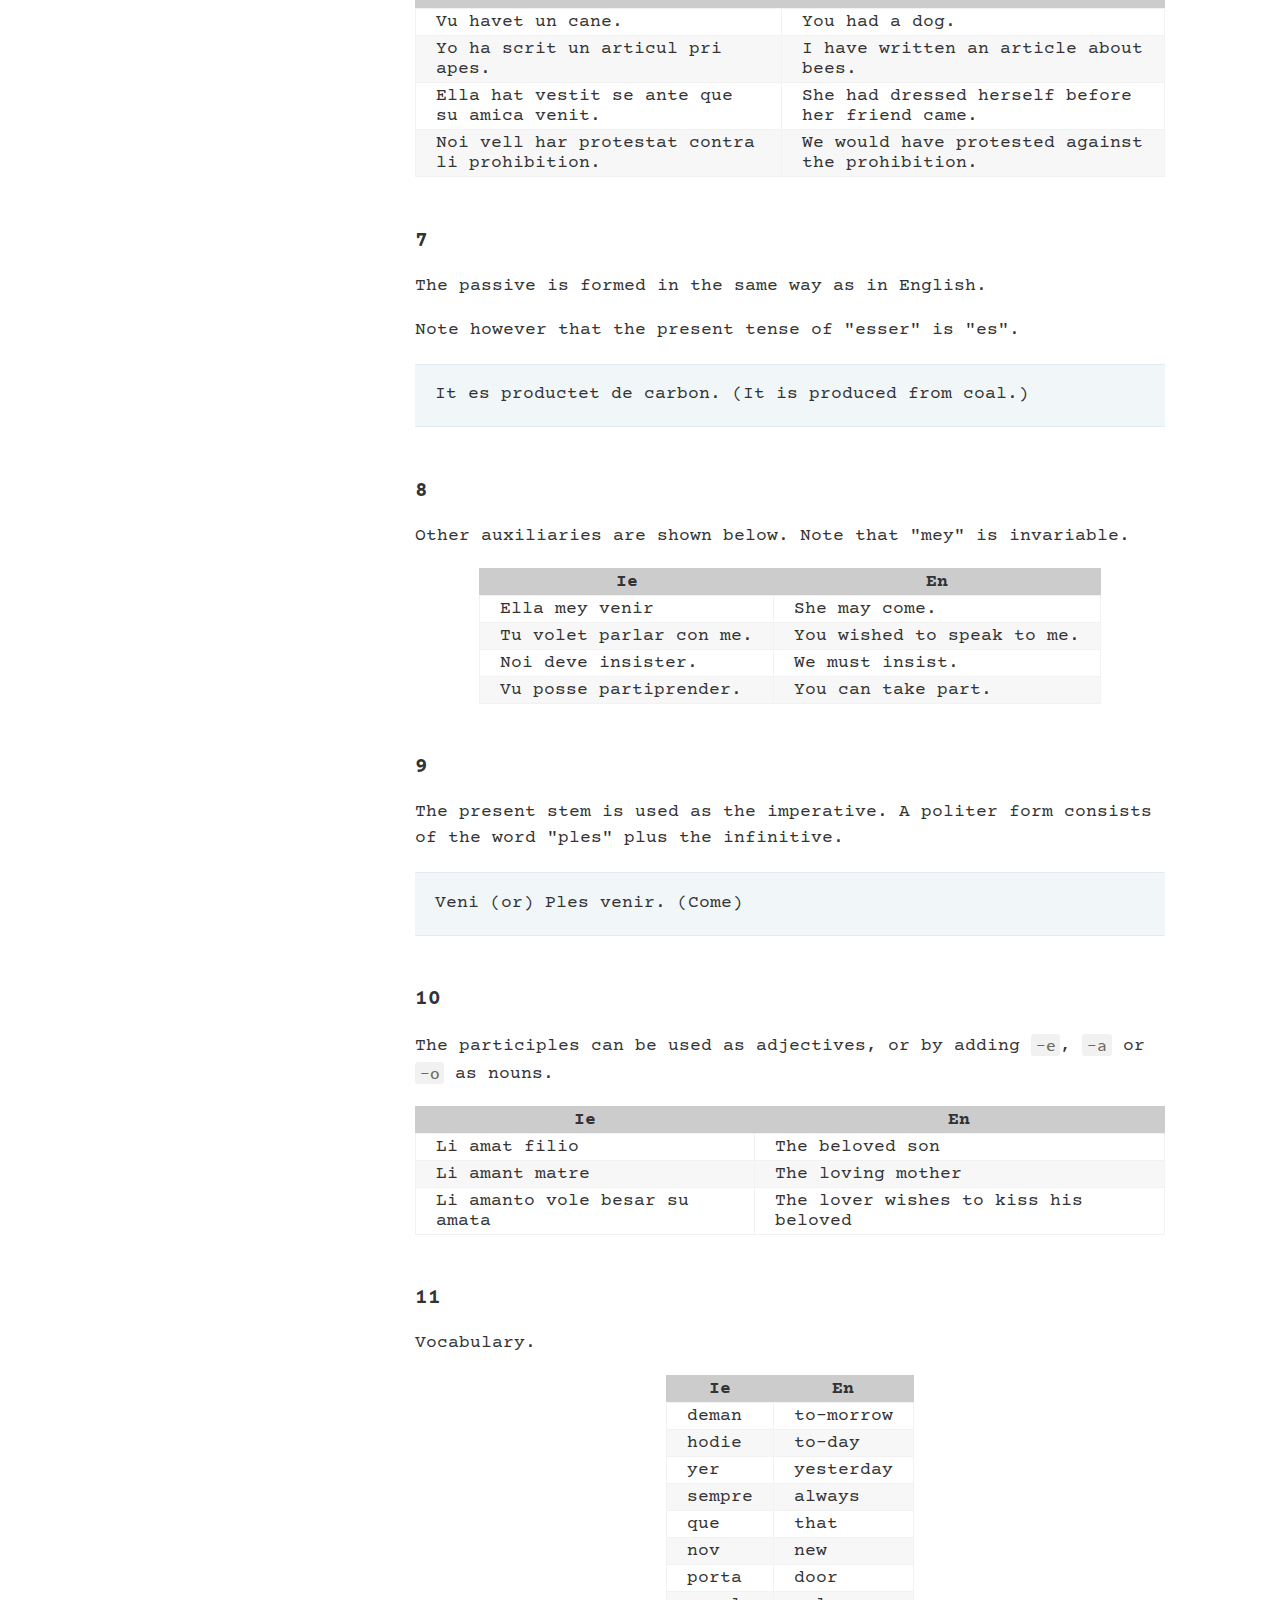
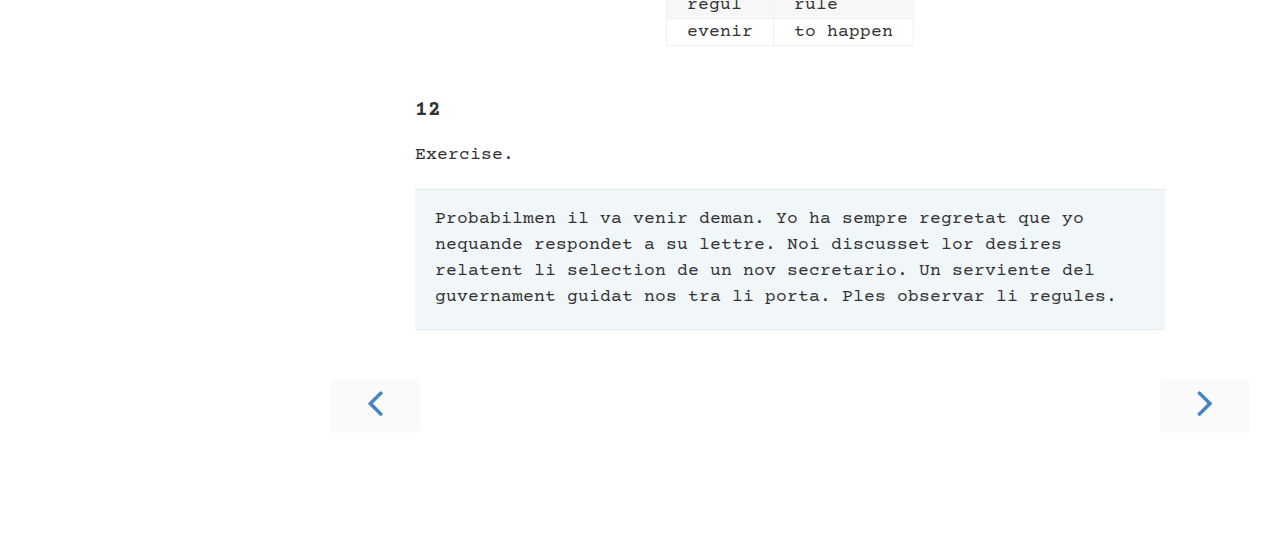
<file: docs/4.html>
<!DOCTYPE HTML>
<html lang="en" class="sidebar-visible no-js light">
    <head>
        <!-- Book generated using mdBook -->
        <meta charset="UTF-8">
        <title>Verbs - Interlingue for Beginners</title>
        
        


        <!-- Custom HTML head -->
        


        <meta content="text/html; charset=utf-8" http-equiv="Content-Type">
        <meta name="description" content="Interlingue course for English speakers.">
        <meta name="viewport" content="width=device-width, initial-scale=1">
        <meta name="theme-color" content="#ffffff" />

        
        <link rel="icon" href="favicon.svg">
        
        
        <link rel="shortcut icon" href="favicon.png">
        
        <link rel="stylesheet" href="css/variables.css">
        <link rel="stylesheet" href="css/general.css">
        <link rel="stylesheet" href="css/chrome.css">
        <link rel="stylesheet" href="css/print.css" media="print">

        <!-- Fonts -->
        <link rel="stylesheet" href="FontAwesome/css/font-awesome.css">
        
        <link rel="stylesheet" href="fonts/fonts.css">
        
        <link href="https://fonts.googleapis.com/css2?family=Courier+Prime:ital,wght@0,400;0,700;1,400;1,700&family=Roboto&display=swap" rel="stylesheet">
        <!-- Highlight.js Stylesheets -->
        <link rel="stylesheet" href="highlight.css">
        <link rel="stylesheet" href="tomorrow-night.css">
        <link rel="stylesheet" href="ayu-highlight.css">

        <!-- Custom theme stylesheets -->
        

        
    </head>
    <body>

        <!-- Provide site root to javascript -->
        <script type="text/javascript">
            var path_to_root = "";
            var default_theme = window.matchMedia("(prefers-color-scheme: dark)").matches ? "coal" : "light";
        </script>

        <!-- Work around some values being stored in localStorage wrapped in quotes -->
        <script type="text/javascript">
            try {
                var theme = localStorage.getItem('mdbook-theme');
                var sidebar = localStorage.getItem('mdbook-sidebar');

                if (theme.startsWith('"') && theme.endsWith('"')) {
                    localStorage.setItem('mdbook-theme', theme.slice(1, theme.length - 1));
                }

                if (sidebar.startsWith('"') && sidebar.endsWith('"')) {
                    localStorage.setItem('mdbook-sidebar', sidebar.slice(1, sidebar.length - 1));
                }
            } catch (e) { }
        </script>

        <!-- Set the theme before any content is loaded, prevents flash -->
        <script type="text/javascript">
            var theme;
            try { theme = localStorage.getItem('mdbook-theme'); } catch(e) { }
            if (theme === null || theme === undefined) { theme = default_theme; }
            var html = document.querySelector('html');
            html.classList.remove('no-js')
            html.classList.remove('light')
            html.classList.add(theme);
            html.classList.add('js');
        </script>

        <!-- Hide / unhide sidebar before it is displayed -->
        <script type="text/javascript">
            var html = document.querySelector('html');
            var sidebar = 'hidden';
            if (document.body.clientWidth >= 1080) {
                try { sidebar = localStorage.getItem('mdbook-sidebar'); } catch(e) { }
                sidebar = sidebar || 'visible';
            }
            html.classList.remove('sidebar-visible');
            html.classList.add("sidebar-" + sidebar);
        </script>

        <nav id="sidebar" class="sidebar" aria-label="Table of contents">
            <div class="sidebar-scrollbox">
                <ol class="chapter"><li class="chapter-item affix "><a href="index.html">Interlingue for Beginners</a></li><li class="chapter-item "><a href="1.html"><strong aria-hidden="true">1.</strong> Pronunciation</a></li><li class="chapter-item "><a href="2.html"><strong aria-hidden="true">2.</strong> Nouns, Adjectives, Adverbs</a></li><li class="chapter-item "><a href="3.html"><strong aria-hidden="true">3.</strong> Pronouns</a></li><li class="chapter-item expanded "><a href="4.html" class="active"><strong aria-hidden="true">4.</strong> Verbs</a></li><li class="chapter-item "><a href="5.html"><strong aria-hidden="true">5.</strong> Derivation from Verbs</a></li><li class="chapter-item "><a href="6.html"><strong aria-hidden="true">6.</strong> More Derivation</a></li><li class="chapter-item "><a href="7.html"><strong aria-hidden="true">7.</strong> Numbers, Questions, Correlatives</a></li><li class="chapter-item "><a href="8.html"><strong aria-hidden="true">8.</strong> Affixes</a></li><li class="chapter-item "><a href="9.html"><strong aria-hidden="true">9.</strong> Specimens of Interlingue</a></li></ol>
            </div>
            <div id="sidebar-resize-handle" class="sidebar-resize-handle"></div>
        </nav>

        <div id="page-wrapper" class="page-wrapper">

            <div class="page">
                
                <div id="menu-bar-hover-placeholder"></div>
                <div id="menu-bar" class="menu-bar sticky bordered">
                    <div class="left-buttons">
                        <button id="sidebar-toggle" class="icon-button" type="button" title="Toggle Table of Contents" aria-label="Toggle Table of Contents" aria-controls="sidebar">
                            <i class="fa fa-bars"></i>
                        </button>
                        <button id="theme-toggle" class="icon-button" type="button" title="Change theme" aria-label="Change theme" aria-haspopup="true" aria-expanded="false" aria-controls="theme-list">
                            <i class="fa fa-paint-brush"></i>
                        </button>
                        <ul id="theme-list" class="theme-popup" aria-label="Themes" role="menu">
                            <li role="none"><button role="menuitem" class="theme" id="light">Light (default)</button></li>
                            <li role="none"><button role="menuitem" class="theme" id="rust">Rust</button></li>
                            <li role="none"><button role="menuitem" class="theme" id="coal">Coal</button></li>
                            <li role="none"><button role="menuitem" class="theme" id="navy">Navy</button></li>
                            <li role="none"><button role="menuitem" class="theme" id="ayu">Ayu</button></li>
                        </ul>
                        
                        <button id="search-toggle" class="icon-button" type="button" title="Search. (Shortkey: s)" aria-label="Toggle Searchbar" aria-expanded="false" aria-keyshortcuts="S" aria-controls="searchbar">
                            <i class="fa fa-search"></i>
                        </button>
                        
                    </div>

                    <h1 class="menu-title">Interlingue for Beginners</h1>

                    <div class="right-buttons">
                        <a href="print.html" title="Print this book" aria-label="Print this book">
                            <i id="print-button" class="fa fa-print"></i>
                        </a>
                        
                        <a href="https://github.com/occidental-lang/interlingue-for-beginners" title="Git repository" aria-label="Git repository">
                            <i id="git-repository-button" class="fa fa-github"></i>
                        </a>
                        
                    </div>
                </div>

                
                <div id="search-wrapper" class="hidden">
                    <form id="searchbar-outer" class="searchbar-outer">
                        <input type="search" name="search" id="searchbar" name="searchbar" placeholder="Search this book ..." aria-controls="searchresults-outer" aria-describedby="searchresults-header">
                    </form>
                    <div id="searchresults-outer" class="searchresults-outer hidden">
                        <div id="searchresults-header" class="searchresults-header"></div>
                        <ul id="searchresults">
                        </ul>
                    </div>
                </div>
                

                <!-- Apply ARIA attributes after the sidebar and the sidebar toggle button are added to the DOM -->
                <script type="text/javascript">
                    document.getElementById('sidebar-toggle').setAttribute('aria-expanded', sidebar === 'visible');
                    document.getElementById('sidebar').setAttribute('aria-hidden', sidebar !== 'visible');
                    Array.from(document.querySelectorAll('#sidebar a')).forEach(function(link) {
                        link.setAttribute('tabIndex', sidebar === 'visible' ? 0 : -1);
                    });
                </script>

                <div id="content" class="content">
                    <main>
                        <h2><a class="header" href="#lesson-4" id="lesson-4">Lesson 4</a></h2>
<h3><a class="header" href="#1" id="1">1</a></h3>
<p>The infinitive ends in <code>-r</code>.</p>
<table><thead><tr><th>Ie</th><th>En</th></tr></thead><tbody>
<tr><td>amar</td><td>to love</td></tr>
<tr><td>decider</td><td>to decide</td></tr>
<tr><td>finir</td><td>to finish</td></tr>
</tbody></table>
<p>If we cut off the <code>-r</code> we are left with the present stem. You will notice that this ends in one of three vowels.</p>
<h3><a class="header" href="#2" id="2">2</a></h3>
<p>This present stem is used for the present tense and applies to all person and both numbers.</p>
<blockquote>
<p>Yo ama, tu ama, il ama, etc. (I love, etc.)</p>
</blockquote>
<h3><a class="header" href="#3" id="3">3</a></h3>
<p>The past tense is formed by adding <code>-t</code> to the present stem.</p>
<blockquote>
<p>Yo decident    ella lavat    noi finit</p>
</blockquote>
<h3><a class="header" href="#4" id="4">4</a></h3>
<p>The future is formed by the auxiliary &quot;va&quot; and the conditional by &quot;vell&quot;.</p>
<table><thead><tr><th>Ie</th><th>En</th></tr></thead><tbody>
<tr><td>Ili va ataccar</td><td>They will attack</td></tr>
<tr><td>Ella va dar me li libre</td><td>She will give me the book</td></tr>
<tr><td>Il vell venir si il ne vell esser malad</td><td>He would come if he were not sick</td></tr>
</tbody></table>
<h3><a class="header" href="#5" id="5">5</a></h3>
<p>The past participle is the same as the past tense, e.g., &quot;amat&quot;, &quot;decidet&quot;, &quot;finit&quot;. The present participle is formed by adding <code>-nt</code> to the present stem. In the case of verbs whose root ends in <code>-i</code> however <code>ent</code> is added, e.g., &quot;amant&quot;, &quot;decident&quot;, &quot;finient&quot;.</p>
<h3><a class="header" href="#6" id="6">6</a></h3>
<p>The verb &quot;to have&quot; is &quot;haver&quot; but as an auxiliary this is shortened to &quot;har&quot; :</p>
<table><thead><tr><th>Ie</th><th>En</th></tr></thead><tbody>
<tr><td>Vu havet un cane.</td><td>You had a dog.</td></tr>
<tr><td>Yo ha scrit un articul pri apes.</td><td>I have written an article about bees.</td></tr>
<tr><td>Ella hat vestit se ante que su amica venit.</td><td>She had dressed herself before her friend came.</td></tr>
<tr><td>Noi vell har protestat contra li prohibition.</td><td>We would have protested against the prohibition.</td></tr>
</tbody></table>
<h3><a class="header" href="#7" id="7">7</a></h3>
<p>The passive is formed in the same way as in English.</p>
<p>Note however that the present tense of &quot;esser&quot; is &quot;es&quot;.</p>
<blockquote>
<p>It es productet de carbon. (It is produced from coal.)</p>
</blockquote>
<h3><a class="header" href="#8" id="8">8</a></h3>
<p>Other auxiliaries are shown below. Note that &quot;mey&quot; is invariable.</p>
<table><thead><tr><th>Ie</th><th>En</th></tr></thead><tbody>
<tr><td>Ella mey venir</td><td>She may come.</td></tr>
<tr><td>Tu volet parlar con me.</td><td>You wished to speak to me.</td></tr>
<tr><td>Noi deve insister.</td><td>We must insist.</td></tr>
<tr><td>Vu posse partiprender.</td><td>You can take part.</td></tr>
</tbody></table>
<h3><a class="header" href="#9" id="9">9</a></h3>
<p>The present stem is used as the imperative. A politer form consists of the word &quot;ples&quot; plus the infinitive.</p>
<blockquote>
<p>Veni (or) Ples venir.    (Come)</p>
</blockquote>
<h3><a class="header" href="#10" id="10">10</a></h3>
<p>The participles can be used as adjectives, or by adding <code>-e</code>, <code>-a</code> or <code>-o</code> as nouns.</p>
<table><thead><tr><th>Ie</th><th>En</th></tr></thead><tbody>
<tr><td>Li amat filio</td><td>The beloved son</td></tr>
<tr><td>Li amant matre</td><td>The loving mother</td></tr>
<tr><td>Li amanto vole besar su amata</td><td>The lover wishes to kiss his beloved</td></tr>
</tbody></table>
<h3><a class="header" href="#11" id="11">11</a></h3>
<p>Vocabulary.</p>
<table><thead><tr><th>Ie</th><th>En</th></tr></thead><tbody>
<tr><td>deman</td><td>to-morrow</td></tr>
<tr><td>hodie</td><td>to-day</td></tr>
<tr><td>yer</td><td>yesterday</td></tr>
<tr><td>sempre</td><td>always</td></tr>
<tr><td>que</td><td>that</td></tr>
<tr><td>nov</td><td>new</td></tr>
<tr><td>porta</td><td>door</td></tr>
<tr><td>regul</td><td>rule</td></tr>
<tr><td>evenir</td><td>to happen</td></tr>
</tbody></table>
<h3><a class="header" href="#12" id="12">12</a></h3>
<p>Exercise.</p>
<blockquote>
<p>Probabilmen il va venir deman. Yo ha sempre regretat que yo nequande respondet a su lettre. Noi discusset lor desires relatent li selection de un nov secretario. Un serviente del guvernament guidat nos tra li porta. Ples observar li regules.</p>
</blockquote>

                    </main>

                    <nav class="nav-wrapper" aria-label="Page navigation">
                        <!-- Mobile navigation buttons -->
                        
                            <a rel="prev" href="3.html" class="mobile-nav-chapters previous" title="Previous chapter" aria-label="Previous chapter" aria-keyshortcuts="Left">
                                <i class="fa fa-angle-left"></i>
                            </a>
                        

                        
                            <a rel="next" href="5.html" class="mobile-nav-chapters next" title="Next chapter" aria-label="Next chapter" aria-keyshortcuts="Right">
                                <i class="fa fa-angle-right"></i>
                            </a>
                        

                        <div style="clear: both"></div>
                    </nav>
                </div>
            </div>

            <nav class="nav-wide-wrapper" aria-label="Page navigation">
                
                    <a rel="prev" href="3.html" class="nav-chapters previous" title="Previous chapter" aria-label="Previous chapter" aria-keyshortcuts="Left">
                        <i class="fa fa-angle-left"></i>
                    </a>
                

                
                    <a rel="next" href="5.html" class="nav-chapters next" title="Next chapter" aria-label="Next chapter" aria-keyshortcuts="Right">
                        <i class="fa fa-angle-right"></i>
                    </a>
                
            </nav>

        </div>

        

        

        

        
        <script type="text/javascript">
            window.playground_copyable = true;
        </script>
        

        

        
        <script src="elasticlunr.min.js" type="text/javascript" charset="utf-8"></script>
        <script src="mark.min.js" type="text/javascript" charset="utf-8"></script>
        <script src="searcher.js" type="text/javascript" charset="utf-8"></script>
        

        <script src="clipboard.min.js" type="text/javascript" charset="utf-8"></script>
        <script src="highlight.js" type="text/javascript" charset="utf-8"></script>
        <script src="book.js" type="text/javascript" charset="utf-8"></script>

        <!-- Custom JS scripts -->
        

        

    </body>
</html>
</file>
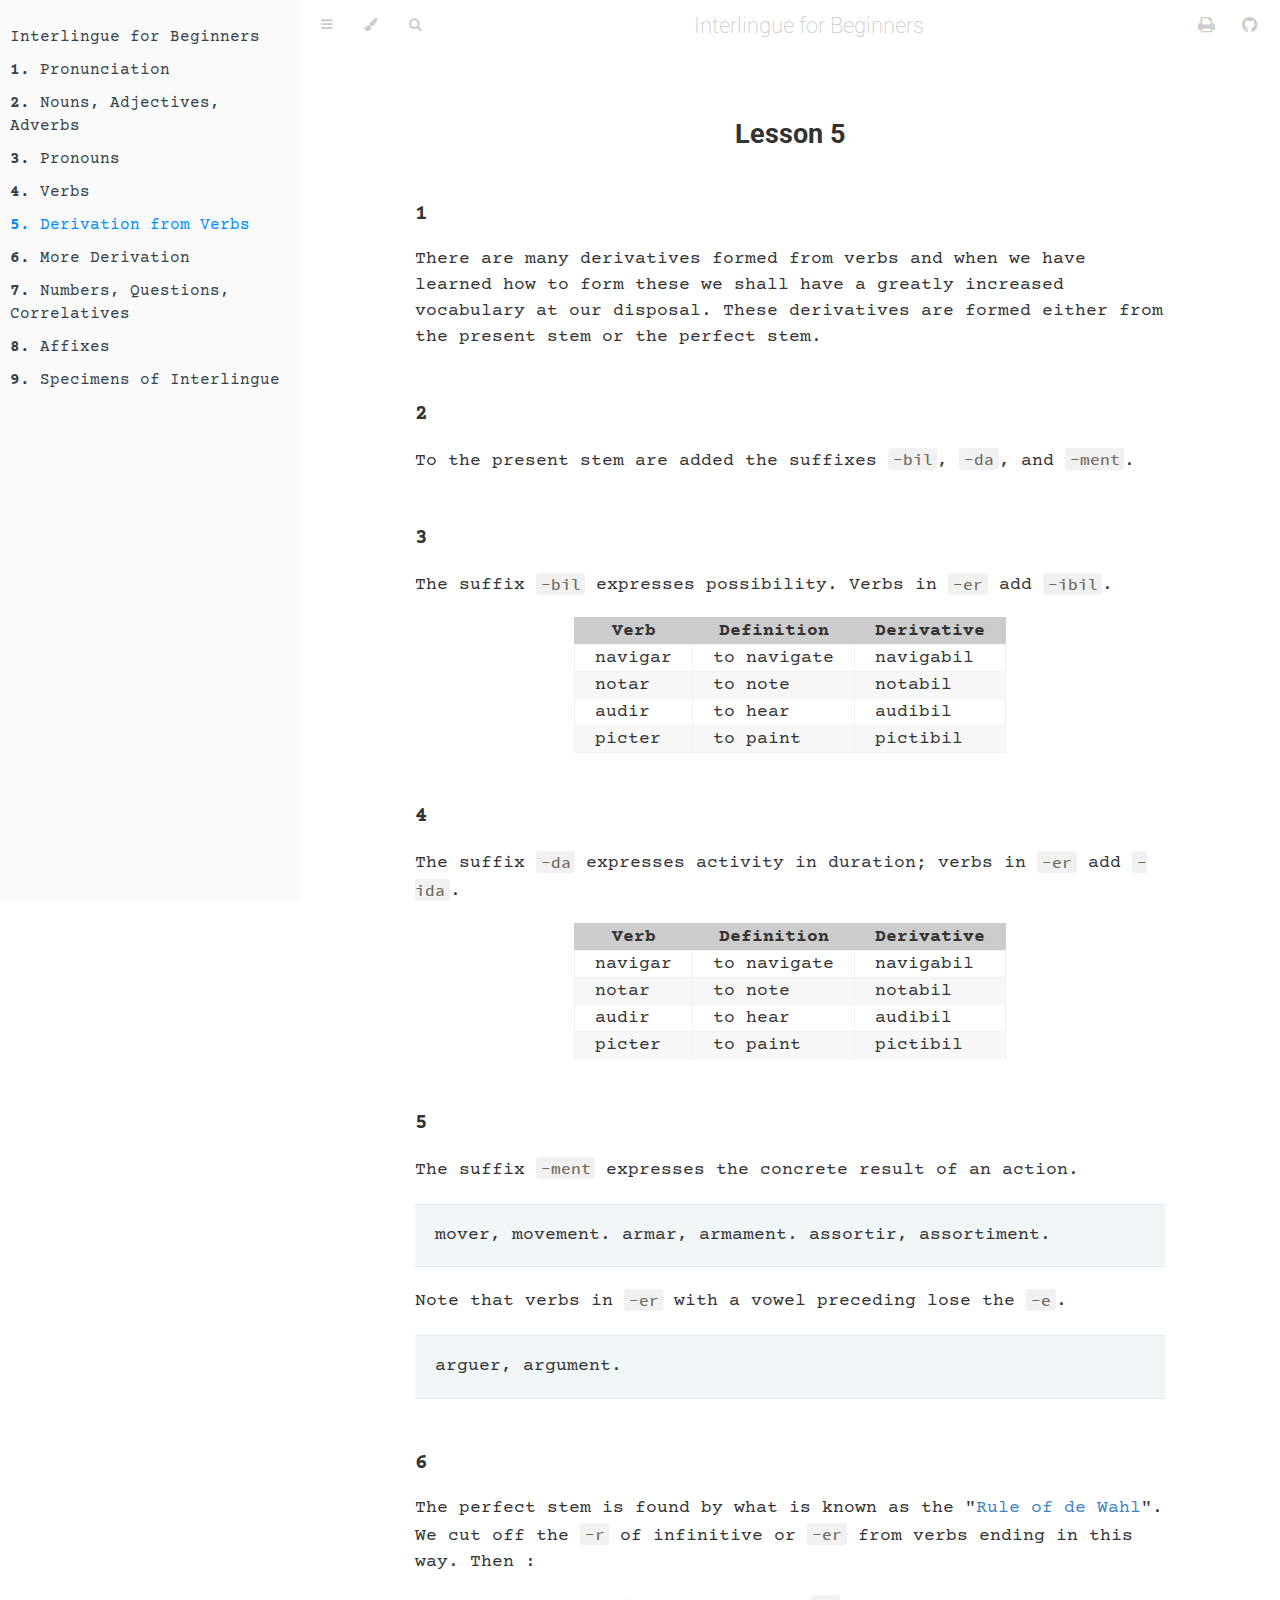
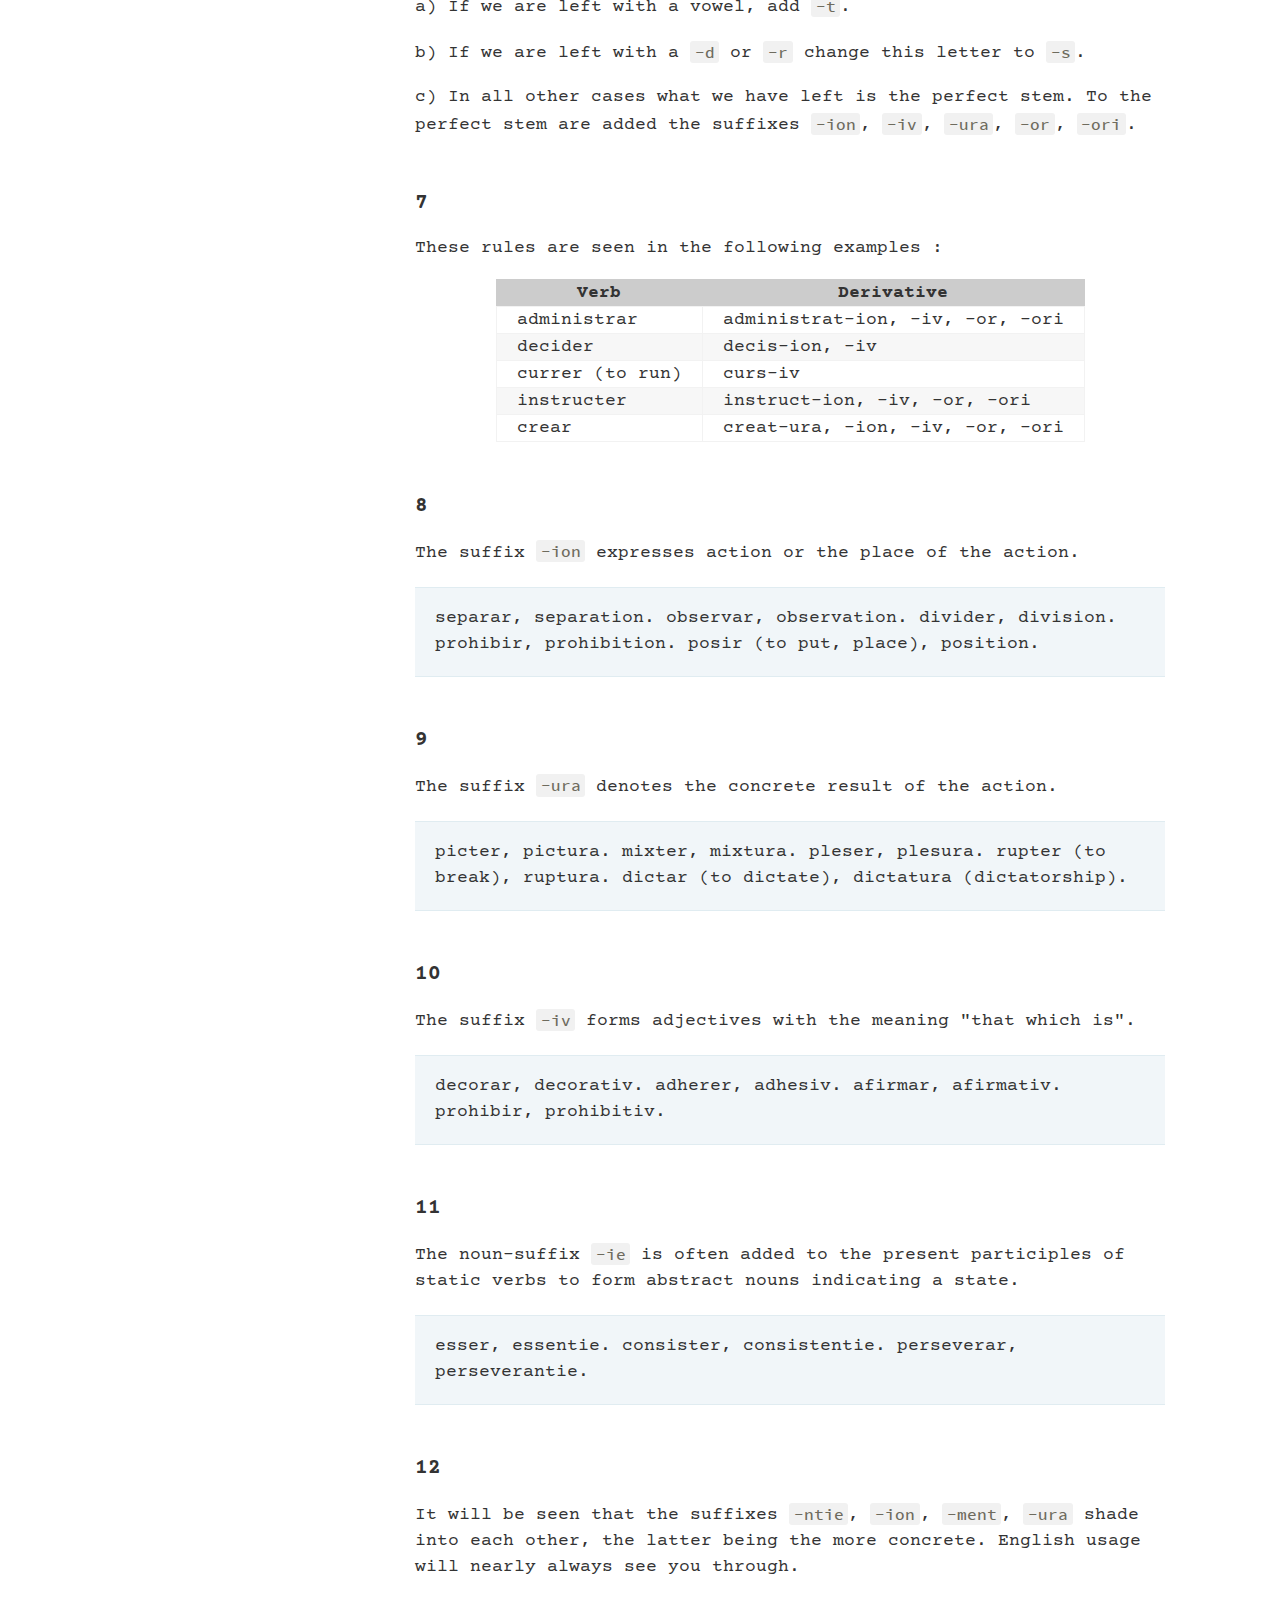
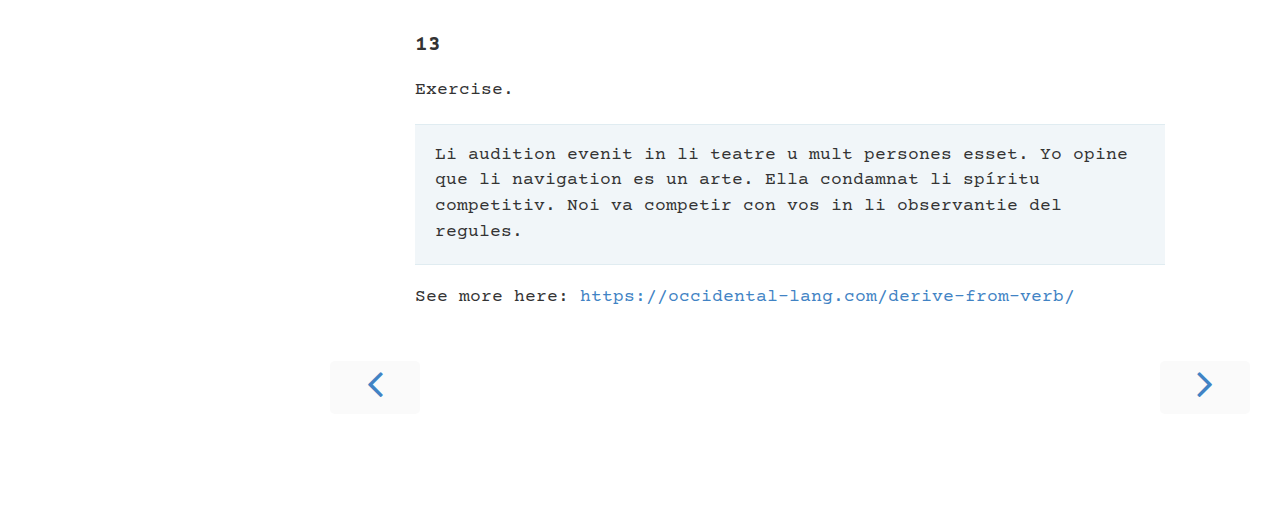
<file: docs/5.html>
<!DOCTYPE HTML>
<html lang="en" class="sidebar-visible no-js light">
    <head>
        <!-- Book generated using mdBook -->
        <meta charset="UTF-8">
        <title>Derivation from Verbs - Interlingue for Beginners</title>
        
        


        <!-- Custom HTML head -->
        


        <meta content="text/html; charset=utf-8" http-equiv="Content-Type">
        <meta name="description" content="Interlingue course for English speakers.">
        <meta name="viewport" content="width=device-width, initial-scale=1">
        <meta name="theme-color" content="#ffffff" />

        
        <link rel="icon" href="favicon.svg">
        
        
        <link rel="shortcut icon" href="favicon.png">
        
        <link rel="stylesheet" href="css/variables.css">
        <link rel="stylesheet" href="css/general.css">
        <link rel="stylesheet" href="css/chrome.css">
        <link rel="stylesheet" href="css/print.css" media="print">

        <!-- Fonts -->
        <link rel="stylesheet" href="FontAwesome/css/font-awesome.css">
        
        <link rel="stylesheet" href="fonts/fonts.css">
        
        <link href="https://fonts.googleapis.com/css2?family=Courier+Prime:ital,wght@0,400;0,700;1,400;1,700&family=Roboto&display=swap" rel="stylesheet">
        <!-- Highlight.js Stylesheets -->
        <link rel="stylesheet" href="highlight.css">
        <link rel="stylesheet" href="tomorrow-night.css">
        <link rel="stylesheet" href="ayu-highlight.css">

        <!-- Custom theme stylesheets -->
        

        
    </head>
    <body>

        <!-- Provide site root to javascript -->
        <script type="text/javascript">
            var path_to_root = "";
            var default_theme = window.matchMedia("(prefers-color-scheme: dark)").matches ? "coal" : "light";
        </script>

        <!-- Work around some values being stored in localStorage wrapped in quotes -->
        <script type="text/javascript">
            try {
                var theme = localStorage.getItem('mdbook-theme');
                var sidebar = localStorage.getItem('mdbook-sidebar');

                if (theme.startsWith('"') && theme.endsWith('"')) {
                    localStorage.setItem('mdbook-theme', theme.slice(1, theme.length - 1));
                }

                if (sidebar.startsWith('"') && sidebar.endsWith('"')) {
                    localStorage.setItem('mdbook-sidebar', sidebar.slice(1, sidebar.length - 1));
                }
            } catch (e) { }
        </script>

        <!-- Set the theme before any content is loaded, prevents flash -->
        <script type="text/javascript">
            var theme;
            try { theme = localStorage.getItem('mdbook-theme'); } catch(e) { }
            if (theme === null || theme === undefined) { theme = default_theme; }
            var html = document.querySelector('html');
            html.classList.remove('no-js')
            html.classList.remove('light')
            html.classList.add(theme);
            html.classList.add('js');
        </script>

        <!-- Hide / unhide sidebar before it is displayed -->
        <script type="text/javascript">
            var html = document.querySelector('html');
            var sidebar = 'hidden';
            if (document.body.clientWidth >= 1080) {
                try { sidebar = localStorage.getItem('mdbook-sidebar'); } catch(e) { }
                sidebar = sidebar || 'visible';
            }
            html.classList.remove('sidebar-visible');
            html.classList.add("sidebar-" + sidebar);
        </script>

        <nav id="sidebar" class="sidebar" aria-label="Table of contents">
            <div class="sidebar-scrollbox">
                <ol class="chapter"><li class="chapter-item affix "><a href="index.html">Interlingue for Beginners</a></li><li class="chapter-item "><a href="1.html"><strong aria-hidden="true">1.</strong> Pronunciation</a></li><li class="chapter-item "><a href="2.html"><strong aria-hidden="true">2.</strong> Nouns, Adjectives, Adverbs</a></li><li class="chapter-item "><a href="3.html"><strong aria-hidden="true">3.</strong> Pronouns</a></li><li class="chapter-item "><a href="4.html"><strong aria-hidden="true">4.</strong> Verbs</a></li><li class="chapter-item expanded "><a href="5.html" class="active"><strong aria-hidden="true">5.</strong> Derivation from Verbs</a></li><li class="chapter-item "><a href="6.html"><strong aria-hidden="true">6.</strong> More Derivation</a></li><li class="chapter-item "><a href="7.html"><strong aria-hidden="true">7.</strong> Numbers, Questions, Correlatives</a></li><li class="chapter-item "><a href="8.html"><strong aria-hidden="true">8.</strong> Affixes</a></li><li class="chapter-item "><a href="9.html"><strong aria-hidden="true">9.</strong> Specimens of Interlingue</a></li></ol>
            </div>
            <div id="sidebar-resize-handle" class="sidebar-resize-handle"></div>
        </nav>

        <div id="page-wrapper" class="page-wrapper">

            <div class="page">
                
                <div id="menu-bar-hover-placeholder"></div>
                <div id="menu-bar" class="menu-bar sticky bordered">
                    <div class="left-buttons">
                        <button id="sidebar-toggle" class="icon-button" type="button" title="Toggle Table of Contents" aria-label="Toggle Table of Contents" aria-controls="sidebar">
                            <i class="fa fa-bars"></i>
                        </button>
                        <button id="theme-toggle" class="icon-button" type="button" title="Change theme" aria-label="Change theme" aria-haspopup="true" aria-expanded="false" aria-controls="theme-list">
                            <i class="fa fa-paint-brush"></i>
                        </button>
                        <ul id="theme-list" class="theme-popup" aria-label="Themes" role="menu">
                            <li role="none"><button role="menuitem" class="theme" id="light">Light (default)</button></li>
                            <li role="none"><button role="menuitem" class="theme" id="rust">Rust</button></li>
                            <li role="none"><button role="menuitem" class="theme" id="coal">Coal</button></li>
                            <li role="none"><button role="menuitem" class="theme" id="navy">Navy</button></li>
                            <li role="none"><button role="menuitem" class="theme" id="ayu">Ayu</button></li>
                        </ul>
                        
                        <button id="search-toggle" class="icon-button" type="button" title="Search. (Shortkey: s)" aria-label="Toggle Searchbar" aria-expanded="false" aria-keyshortcuts="S" aria-controls="searchbar">
                            <i class="fa fa-search"></i>
                        </button>
                        
                    </div>

                    <h1 class="menu-title">Interlingue for Beginners</h1>

                    <div class="right-buttons">
                        <a href="print.html" title="Print this book" aria-label="Print this book">
                            <i id="print-button" class="fa fa-print"></i>
                        </a>
                        
                        <a href="https://github.com/occidental-lang/interlingue-for-beginners" title="Git repository" aria-label="Git repository">
                            <i id="git-repository-button" class="fa fa-github"></i>
                        </a>
                        
                    </div>
                </div>

                
                <div id="search-wrapper" class="hidden">
                    <form id="searchbar-outer" class="searchbar-outer">
                        <input type="search" name="search" id="searchbar" name="searchbar" placeholder="Search this book ..." aria-controls="searchresults-outer" aria-describedby="searchresults-header">
                    </form>
                    <div id="searchresults-outer" class="searchresults-outer hidden">
                        <div id="searchresults-header" class="searchresults-header"></div>
                        <ul id="searchresults">
                        </ul>
                    </div>
                </div>
                

                <!-- Apply ARIA attributes after the sidebar and the sidebar toggle button are added to the DOM -->
                <script type="text/javascript">
                    document.getElementById('sidebar-toggle').setAttribute('aria-expanded', sidebar === 'visible');
                    document.getElementById('sidebar').setAttribute('aria-hidden', sidebar !== 'visible');
                    Array.from(document.querySelectorAll('#sidebar a')).forEach(function(link) {
                        link.setAttribute('tabIndex', sidebar === 'visible' ? 0 : -1);
                    });
                </script>

                <div id="content" class="content">
                    <main>
                        <h2><a class="header" href="#lesson-5" id="lesson-5">Lesson 5</a></h2>
<h3><a class="header" href="#1" id="1">1</a></h3>
<p>There are many derivatives formed from verbs and when we have learned how to form these we shall have a greatly increased vocabulary at our disposal. These derivatives are formed either from the present stem or the perfect stem.</p>
<h3><a class="header" href="#2" id="2">2</a></h3>
<p>To the present stem are added the suffixes <code>-bil</code>, <code>-da</code>, and <code>-ment</code>.</p>
<h3><a class="header" href="#3" id="3">3</a></h3>
<p>The suffix <code>-bil</code> expresses possibility. Verbs in <code>-er</code> add <code>-ibil</code>.</p>
<table><thead><tr><th>Verb</th><th>Definition</th><th>Derivative</th></tr></thead><tbody>
<tr><td>navigar</td><td>to navigate</td><td>navigabil</td></tr>
<tr><td>notar</td><td>to note</td><td>notabil</td></tr>
<tr><td>audir</td><td>to hear</td><td>audibil</td></tr>
<tr><td>picter</td><td>to paint</td><td>pictibil</td></tr>
</tbody></table>
<h3><a class="header" href="#4" id="4">4</a></h3>
<p>The suffix <code>-da</code> expresses activity in duration; verbs in <code>-er</code> add <code>-ida</code>.</p>
<table><thead><tr><th>Verb</th><th>Definition</th><th>Derivative</th></tr></thead><tbody>
<tr><td>navigar</td><td>to navigate</td><td>navigabil</td></tr>
<tr><td>notar</td><td>to note</td><td>notabil</td></tr>
<tr><td>audir</td><td>to hear</td><td>audibil</td></tr>
<tr><td>picter</td><td>to paint</td><td>pictibil</td></tr>
</tbody></table>
<h3><a class="header" href="#5" id="5">5</a></h3>
<p>The suffix <code>-ment</code> expresses the concrete result of an action.</p>
<blockquote>
<p>mover, movement. armar, armament. assortir, assortiment.</p>
</blockquote>
<p>Note that verbs in <code>-er</code> with a vowel preceding lose the <code>-e</code>.</p>
<blockquote>
<p>arguer, argument.</p>
</blockquote>
<h3><a class="header" href="#6" id="6">6</a></h3>
<p>The perfect stem is found by what is known as the &quot;<a href="https://en.wikipedia.org/wiki/De_Wahl%27s_rule">Rule of de Wahl</a>&quot;. We cut off the <code>-r</code> of infinitive or <code>-er</code> from verbs ending in this way. Then :</p>
<p>a) If we are left with a vowel, add <code>-t</code>.</p>
<p>b) If we are left with a <code>-d</code> or <code>-r</code> change this letter to <code>-s</code>.</p>
<p>c) In all other cases what we have left is the perfect stem. To the perfect stem are added the suffixes <code>-ion</code>, <code>-iv</code>, <code>-ura</code>, <code>-or</code>, <code>-ori</code>.</p>
<h3><a class="header" href="#7" id="7">7</a></h3>
<p>These rules are seen in the following examples :</p>
<table><thead><tr><th>Verb</th><th>Derivative</th></tr></thead><tbody>
<tr><td>administrar</td><td>administrat-ion, -iv, -or, -ori</td></tr>
<tr><td>decider</td><td>decis-ion, -iv</td></tr>
<tr><td>currer (to run)</td><td>curs-iv</td></tr>
<tr><td>instructer</td><td>instruct-ion, -iv, -or, -ori</td></tr>
<tr><td>crear</td><td>creat-ura, -ion, -iv, -or, -ori</td></tr>
</tbody></table>
<h3><a class="header" href="#8" id="8">8</a></h3>
<p>The suffix <code>-ion</code> expresses action or the place of the action.</p>
<blockquote>
<p>separar, separation. observar, observation. divider, division. prohibir, prohibition. posir (to put, place), position.</p>
</blockquote>
<h3><a class="header" href="#9" id="9">9</a></h3>
<p>The suffix <code>-ura</code> denotes the concrete result of the action.</p>
<blockquote>
<p>picter, pictura. mixter, mixtura. pleser, plesura. rupter (to break), ruptura. dictar (to dictate), dictatura (dictatorship).</p>
</blockquote>
<h3><a class="header" href="#10" id="10">10</a></h3>
<p>The suffix <code>-iv</code> forms adjectives with the meaning &quot;that which is&quot;.</p>
<blockquote>
<p>decorar, decorativ. adherer, adhesiv. afirmar, afirmativ. prohibir, prohibitiv.</p>
</blockquote>
<h3><a class="header" href="#11" id="11">11</a></h3>
<p>The noun-suffix <code>-ie</code> is often added to the present participles of static verbs to form abstract nouns indicating a state.</p>
<blockquote>
<p>esser, essentie. consister, consistentie. perseverar, perseverantie.</p>
</blockquote>
<h3><a class="header" href="#12" id="12">12</a></h3>
<p>It will be seen that the suffixes <code>-ntie</code>, <code>-ion</code>, <code>-ment</code>, <code>-ura</code> shade into each other, the latter being the more concrete. English usage will nearly always see you through.</p>
<h3><a class="header" href="#13" id="13">13</a></h3>
<p>Exercise.</p>
<blockquote>
<p>Li audition evenit in li teatre u mult persones esset. Yo opine que li navigation es un arte. Ella condamnat li spíritu competitiv. Noi va competir con vos in li observantie del regules.</p>
</blockquote>
<p>See more here: <a href="https://occidental-lang.com/derive-from-verb/">https://occidental-lang.com/derive-from-verb/</a></p>

                    </main>

                    <nav class="nav-wrapper" aria-label="Page navigation">
                        <!-- Mobile navigation buttons -->
                        
                            <a rel="prev" href="4.html" class="mobile-nav-chapters previous" title="Previous chapter" aria-label="Previous chapter" aria-keyshortcuts="Left">
                                <i class="fa fa-angle-left"></i>
                            </a>
                        

                        
                            <a rel="next" href="6.html" class="mobile-nav-chapters next" title="Next chapter" aria-label="Next chapter" aria-keyshortcuts="Right">
                                <i class="fa fa-angle-right"></i>
                            </a>
                        

                        <div style="clear: both"></div>
                    </nav>
                </div>
            </div>

            <nav class="nav-wide-wrapper" aria-label="Page navigation">
                
                    <a rel="prev" href="4.html" class="nav-chapters previous" title="Previous chapter" aria-label="Previous chapter" aria-keyshortcuts="Left">
                        <i class="fa fa-angle-left"></i>
                    </a>
                

                
                    <a rel="next" href="6.html" class="nav-chapters next" title="Next chapter" aria-label="Next chapter" aria-keyshortcuts="Right">
                        <i class="fa fa-angle-right"></i>
                    </a>
                
            </nav>

        </div>

        

        

        

        
        <script type="text/javascript">
            window.playground_copyable = true;
        </script>
        

        

        
        <script src="elasticlunr.min.js" type="text/javascript" charset="utf-8"></script>
        <script src="mark.min.js" type="text/javascript" charset="utf-8"></script>
        <script src="searcher.js" type="text/javascript" charset="utf-8"></script>
        

        <script src="clipboard.min.js" type="text/javascript" charset="utf-8"></script>
        <script src="highlight.js" type="text/javascript" charset="utf-8"></script>
        <script src="book.js" type="text/javascript" charset="utf-8"></script>

        <!-- Custom JS scripts -->
        

        

    </body>
</html>
</file>
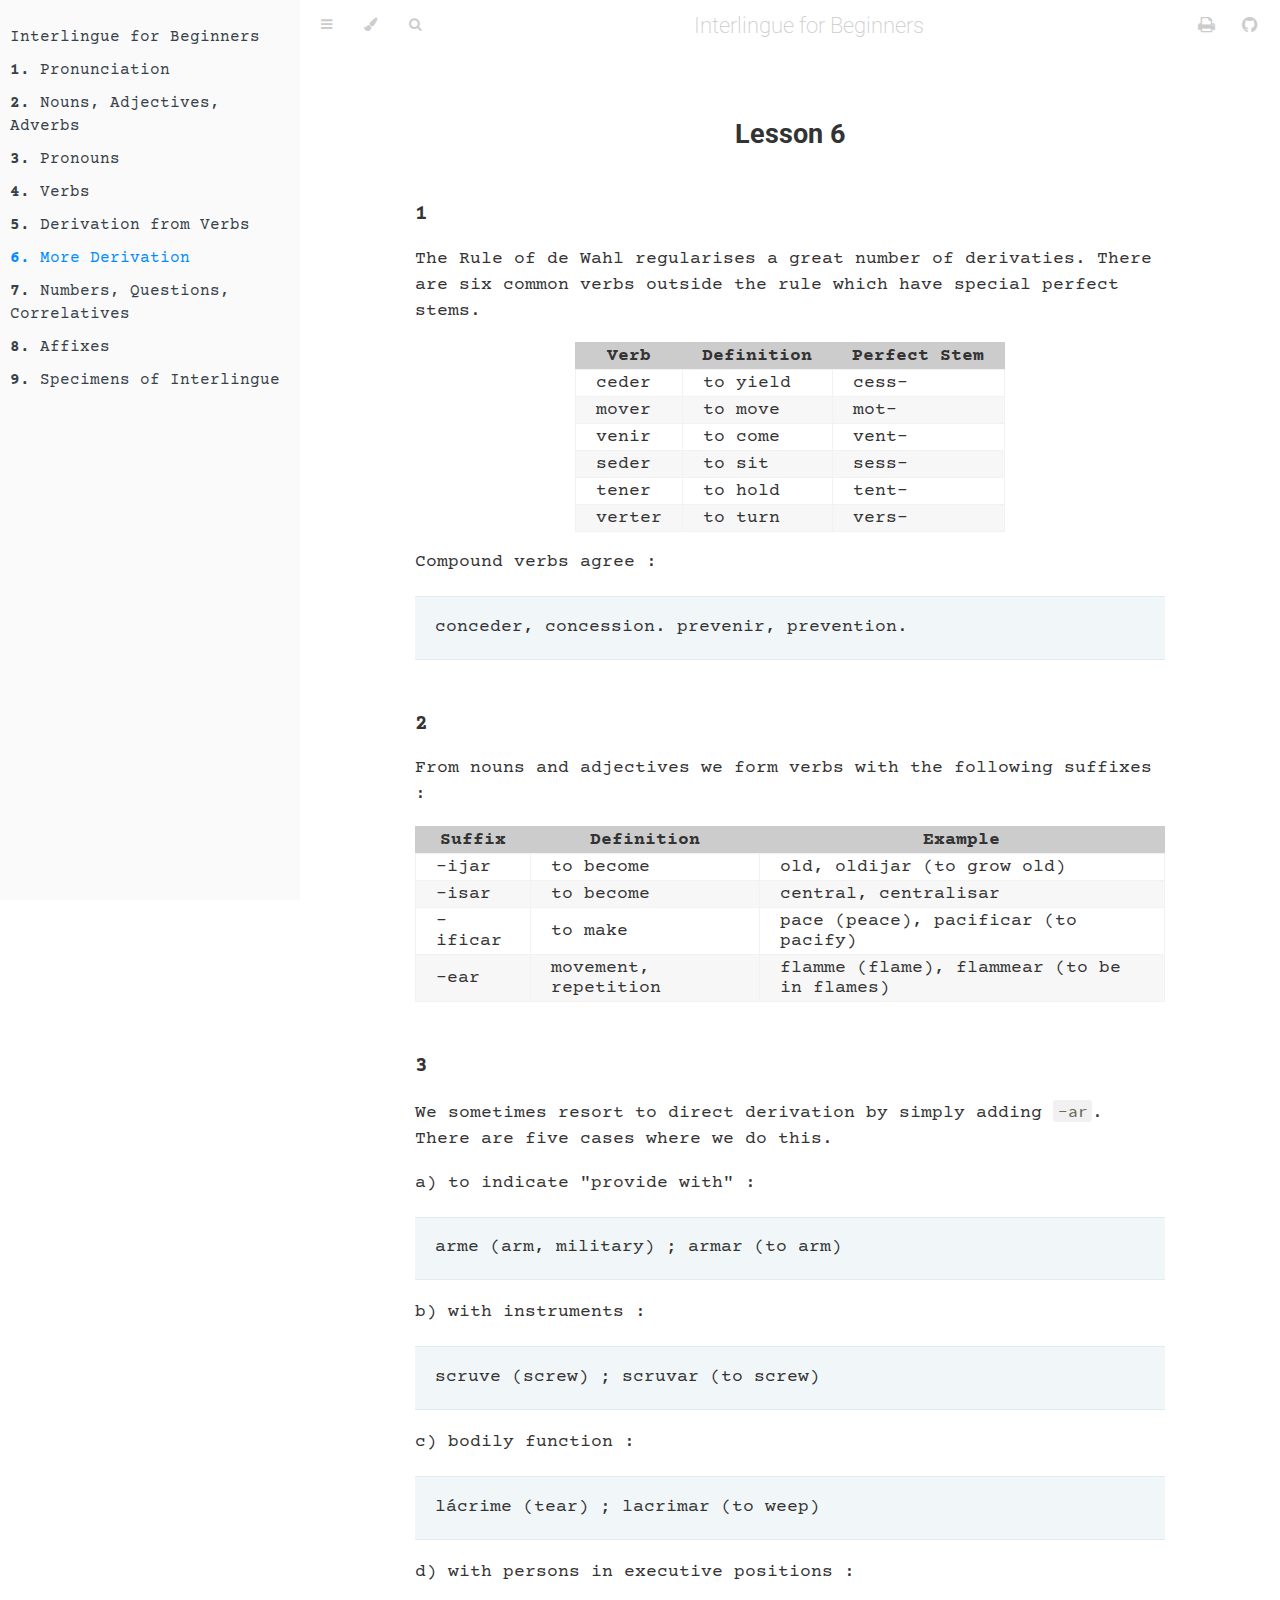
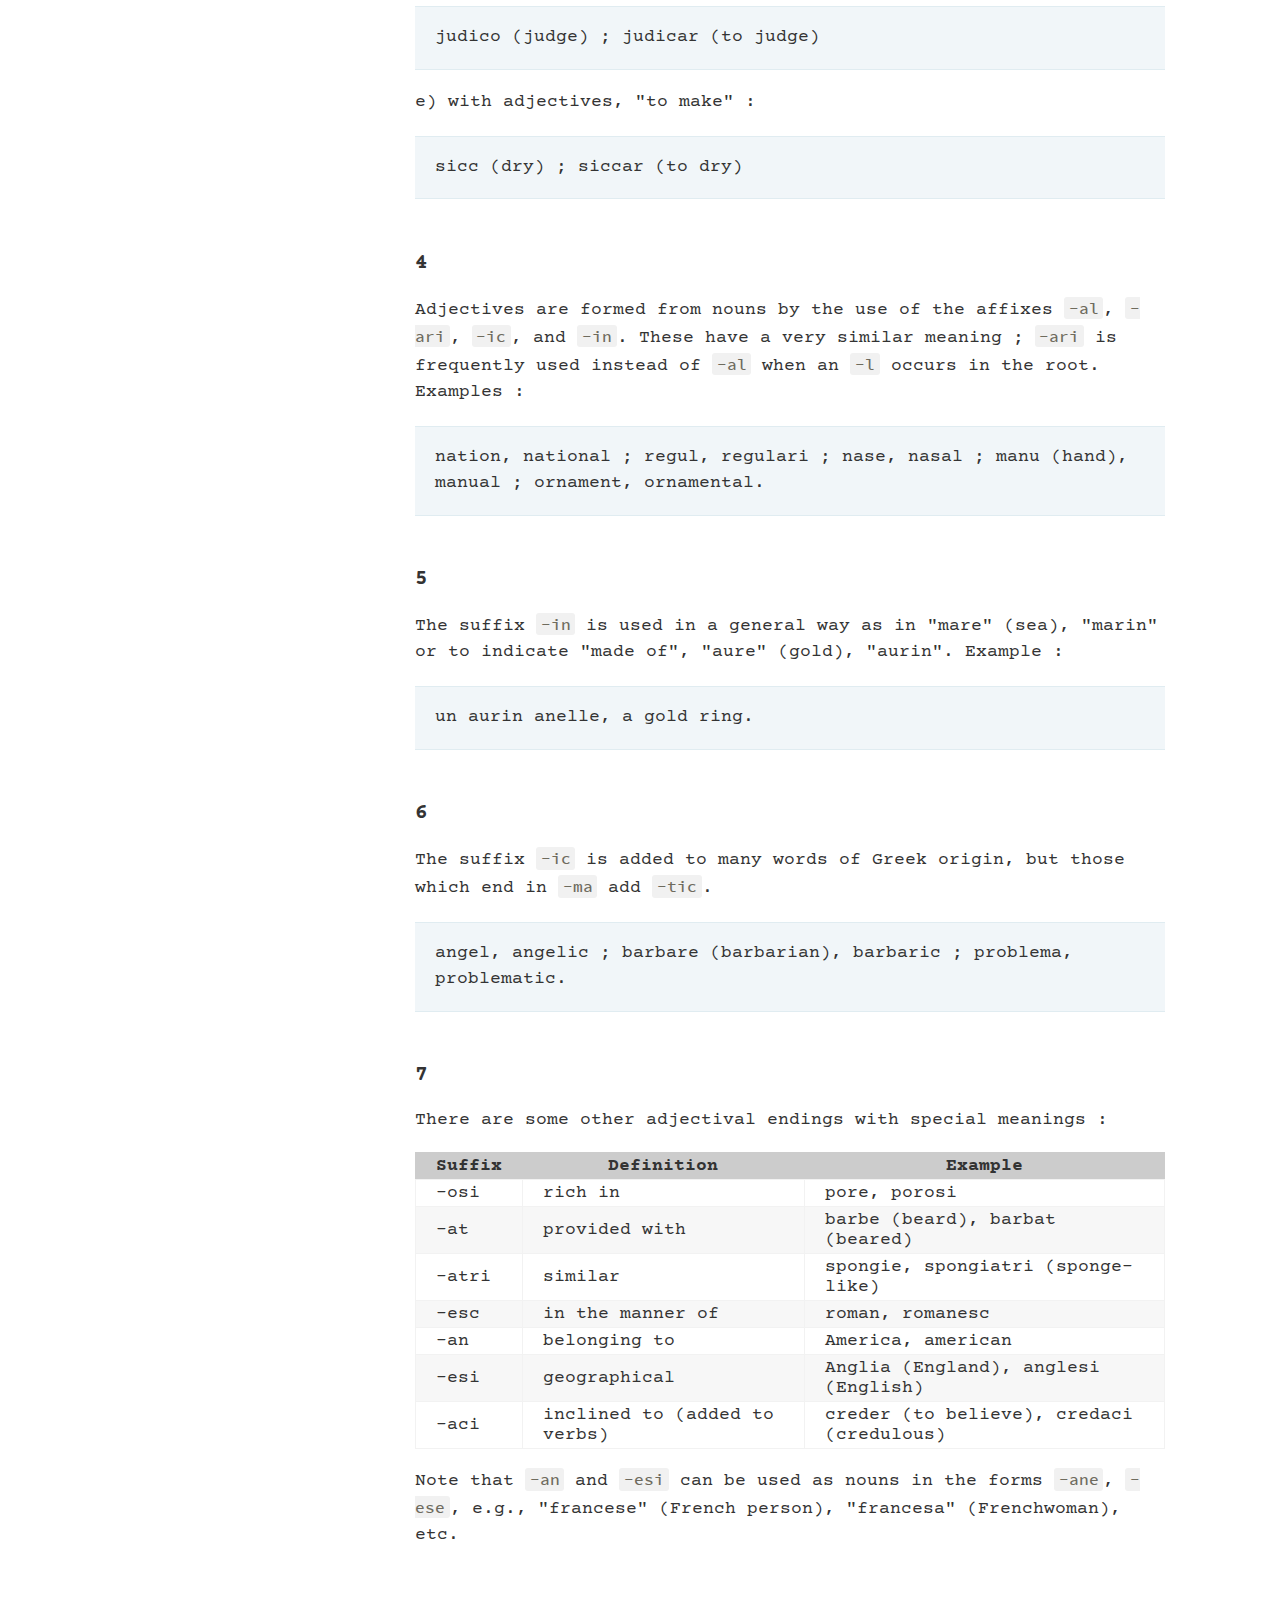
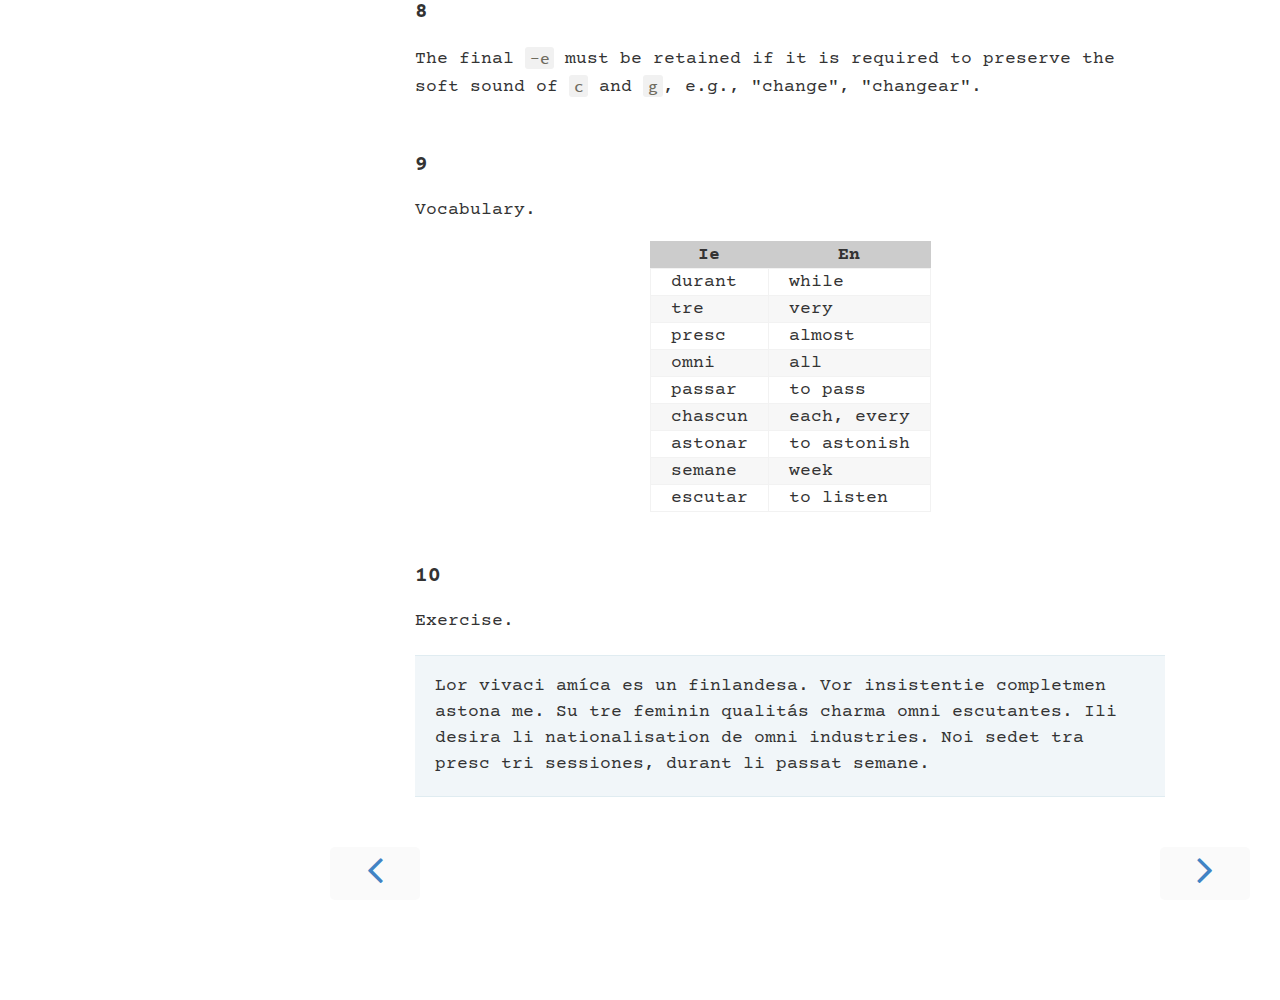
<file: docs/6.html>
<!DOCTYPE HTML>
<html lang="en" class="sidebar-visible no-js light">
    <head>
        <!-- Book generated using mdBook -->
        <meta charset="UTF-8">
        <title>More Derivation - Interlingue for Beginners</title>
        
        


        <!-- Custom HTML head -->
        


        <meta content="text/html; charset=utf-8" http-equiv="Content-Type">
        <meta name="description" content="Interlingue course for English speakers.">
        <meta name="viewport" content="width=device-width, initial-scale=1">
        <meta name="theme-color" content="#ffffff" />

        
        <link rel="icon" href="favicon.svg">
        
        
        <link rel="shortcut icon" href="favicon.png">
        
        <link rel="stylesheet" href="css/variables.css">
        <link rel="stylesheet" href="css/general.css">
        <link rel="stylesheet" href="css/chrome.css">
        <link rel="stylesheet" href="css/print.css" media="print">

        <!-- Fonts -->
        <link rel="stylesheet" href="FontAwesome/css/font-awesome.css">
        
        <link rel="stylesheet" href="fonts/fonts.css">
        
        <link href="https://fonts.googleapis.com/css2?family=Courier+Prime:ital,wght@0,400;0,700;1,400;1,700&family=Roboto&display=swap" rel="stylesheet">
        <!-- Highlight.js Stylesheets -->
        <link rel="stylesheet" href="highlight.css">
        <link rel="stylesheet" href="tomorrow-night.css">
        <link rel="stylesheet" href="ayu-highlight.css">

        <!-- Custom theme stylesheets -->
        

        
    </head>
    <body>

        <!-- Provide site root to javascript -->
        <script type="text/javascript">
            var path_to_root = "";
            var default_theme = window.matchMedia("(prefers-color-scheme: dark)").matches ? "coal" : "light";
        </script>

        <!-- Work around some values being stored in localStorage wrapped in quotes -->
        <script type="text/javascript">
            try {
                var theme = localStorage.getItem('mdbook-theme');
                var sidebar = localStorage.getItem('mdbook-sidebar');

                if (theme.startsWith('"') && theme.endsWith('"')) {
                    localStorage.setItem('mdbook-theme', theme.slice(1, theme.length - 1));
                }

                if (sidebar.startsWith('"') && sidebar.endsWith('"')) {
                    localStorage.setItem('mdbook-sidebar', sidebar.slice(1, sidebar.length - 1));
                }
            } catch (e) { }
        </script>

        <!-- Set the theme before any content is loaded, prevents flash -->
        <script type="text/javascript">
            var theme;
            try { theme = localStorage.getItem('mdbook-theme'); } catch(e) { }
            if (theme === null || theme === undefined) { theme = default_theme; }
            var html = document.querySelector('html');
            html.classList.remove('no-js')
            html.classList.remove('light')
            html.classList.add(theme);
            html.classList.add('js');
        </script>

        <!-- Hide / unhide sidebar before it is displayed -->
        <script type="text/javascript">
            var html = document.querySelector('html');
            var sidebar = 'hidden';
            if (document.body.clientWidth >= 1080) {
                try { sidebar = localStorage.getItem('mdbook-sidebar'); } catch(e) { }
                sidebar = sidebar || 'visible';
            }
            html.classList.remove('sidebar-visible');
            html.classList.add("sidebar-" + sidebar);
        </script>

        <nav id="sidebar" class="sidebar" aria-label="Table of contents">
            <div class="sidebar-scrollbox">
                <ol class="chapter"><li class="chapter-item affix "><a href="index.html">Interlingue for Beginners</a></li><li class="chapter-item "><a href="1.html"><strong aria-hidden="true">1.</strong> Pronunciation</a></li><li class="chapter-item "><a href="2.html"><strong aria-hidden="true">2.</strong> Nouns, Adjectives, Adverbs</a></li><li class="chapter-item "><a href="3.html"><strong aria-hidden="true">3.</strong> Pronouns</a></li><li class="chapter-item "><a href="4.html"><strong aria-hidden="true">4.</strong> Verbs</a></li><li class="chapter-item "><a href="5.html"><strong aria-hidden="true">5.</strong> Derivation from Verbs</a></li><li class="chapter-item expanded "><a href="6.html" class="active"><strong aria-hidden="true">6.</strong> More Derivation</a></li><li class="chapter-item "><a href="7.html"><strong aria-hidden="true">7.</strong> Numbers, Questions, Correlatives</a></li><li class="chapter-item "><a href="8.html"><strong aria-hidden="true">8.</strong> Affixes</a></li><li class="chapter-item "><a href="9.html"><strong aria-hidden="true">9.</strong> Specimens of Interlingue</a></li></ol>
            </div>
            <div id="sidebar-resize-handle" class="sidebar-resize-handle"></div>
        </nav>

        <div id="page-wrapper" class="page-wrapper">

            <div class="page">
                
                <div id="menu-bar-hover-placeholder"></div>
                <div id="menu-bar" class="menu-bar sticky bordered">
                    <div class="left-buttons">
                        <button id="sidebar-toggle" class="icon-button" type="button" title="Toggle Table of Contents" aria-label="Toggle Table of Contents" aria-controls="sidebar">
                            <i class="fa fa-bars"></i>
                        </button>
                        <button id="theme-toggle" class="icon-button" type="button" title="Change theme" aria-label="Change theme" aria-haspopup="true" aria-expanded="false" aria-controls="theme-list">
                            <i class="fa fa-paint-brush"></i>
                        </button>
                        <ul id="theme-list" class="theme-popup" aria-label="Themes" role="menu">
                            <li role="none"><button role="menuitem" class="theme" id="light">Light (default)</button></li>
                            <li role="none"><button role="menuitem" class="theme" id="rust">Rust</button></li>
                            <li role="none"><button role="menuitem" class="theme" id="coal">Coal</button></li>
                            <li role="none"><button role="menuitem" class="theme" id="navy">Navy</button></li>
                            <li role="none"><button role="menuitem" class="theme" id="ayu">Ayu</button></li>
                        </ul>
                        
                        <button id="search-toggle" class="icon-button" type="button" title="Search. (Shortkey: s)" aria-label="Toggle Searchbar" aria-expanded="false" aria-keyshortcuts="S" aria-controls="searchbar">
                            <i class="fa fa-search"></i>
                        </button>
                        
                    </div>

                    <h1 class="menu-title">Interlingue for Beginners</h1>

                    <div class="right-buttons">
                        <a href="print.html" title="Print this book" aria-label="Print this book">
                            <i id="print-button" class="fa fa-print"></i>
                        </a>
                        
                        <a href="https://github.com/occidental-lang/interlingue-for-beginners" title="Git repository" aria-label="Git repository">
                            <i id="git-repository-button" class="fa fa-github"></i>
                        </a>
                        
                    </div>
                </div>

                
                <div id="search-wrapper" class="hidden">
                    <form id="searchbar-outer" class="searchbar-outer">
                        <input type="search" name="search" id="searchbar" name="searchbar" placeholder="Search this book ..." aria-controls="searchresults-outer" aria-describedby="searchresults-header">
                    </form>
                    <div id="searchresults-outer" class="searchresults-outer hidden">
                        <div id="searchresults-header" class="searchresults-header"></div>
                        <ul id="searchresults">
                        </ul>
                    </div>
                </div>
                

                <!-- Apply ARIA attributes after the sidebar and the sidebar toggle button are added to the DOM -->
                <script type="text/javascript">
                    document.getElementById('sidebar-toggle').setAttribute('aria-expanded', sidebar === 'visible');
                    document.getElementById('sidebar').setAttribute('aria-hidden', sidebar !== 'visible');
                    Array.from(document.querySelectorAll('#sidebar a')).forEach(function(link) {
                        link.setAttribute('tabIndex', sidebar === 'visible' ? 0 : -1);
                    });
                </script>

                <div id="content" class="content">
                    <main>
                        <h2><a class="header" href="#lesson-6" id="lesson-6">Lesson 6</a></h2>
<h3><a class="header" href="#1" id="1">1</a></h3>
<p>The Rule of de Wahl regularises a great number of derivaties. There are six common verbs outside the rule which have special perfect stems.</p>
<table><thead><tr><th>Verb</th><th>Definition</th><th>Perfect Stem</th></tr></thead><tbody>
<tr><td>ceder</td><td>to yield</td><td>cess-</td></tr>
<tr><td>mover</td><td>to move</td><td>mot-</td></tr>
<tr><td>venir</td><td>to come</td><td>vent-</td></tr>
<tr><td>seder</td><td>to sit</td><td>sess-</td></tr>
<tr><td>tener</td><td>to hold</td><td>tent-</td></tr>
<tr><td>verter</td><td>to turn</td><td>vers-</td></tr>
</tbody></table>
<p>Compound verbs agree :</p>
<blockquote>
<p>conceder, concession. prevenir, prevention.</p>
</blockquote>
<h3><a class="header" href="#2" id="2">2</a></h3>
<p>From nouns and adjectives we form verbs with the following suffixes :</p>
<table><thead><tr><th>Suffix</th><th>Definition</th><th>Example</th></tr></thead><tbody>
<tr><td>-ijar</td><td>to become</td><td>old, oldijar (to grow old)</td></tr>
<tr><td>-isar</td><td>to become</td><td>central, centralisar</td></tr>
<tr><td>-ificar</td><td>to make</td><td>pace (peace), pacificar (to pacify)</td></tr>
<tr><td>-ear</td><td>movement, repetition</td><td>flamme (flame), flammear (to be in flames)</td></tr>
</tbody></table>
<h3><a class="header" href="#3" id="3">3</a></h3>
<p>We sometimes resort to direct derivation by simply adding <code>-ar</code>. There are five cases where we do this.</p>
<p>a) to indicate &quot;provide with&quot; :</p>
<blockquote>
<p>arme (arm, military) ; armar (to arm)</p>
</blockquote>
<p>b) with instruments :</p>
<blockquote>
<p>scruve (screw) ; scruvar (to screw)</p>
</blockquote>
<p>c) bodily function :</p>
<blockquote>
<p>lácrime (tear) ; lacrimar (to weep)</p>
</blockquote>
<p>d) with persons in executive positions :</p>
<blockquote>
<p>judico (judge) ; judicar (to judge)</p>
</blockquote>
<p>e) with adjectives, &quot;to make&quot; :</p>
<blockquote>
<p>sicc (dry) ; siccar (to dry)</p>
</blockquote>
<h3><a class="header" href="#4" id="4">4</a></h3>
<p>Adjectives are formed from nouns by the use of the affixes <code>-al</code>, <code>-ari</code>, <code>-ic</code>, and <code>-in</code>. These have a very similar meaning ; <code>-ari</code> is frequently used instead of <code>-al</code> when an <code>-l</code> occurs in the root. Examples :</p>
<blockquote>
<p>nation, national ; regul, regulari ; nase, nasal ; manu (hand), manual ; ornament, ornamental.</p>
</blockquote>
<h3><a class="header" href="#5" id="5">5</a></h3>
<p>The suffix <code>-in</code> is used in a general way as in &quot;mare&quot; (sea), &quot;marin&quot; or to indicate &quot;made of&quot;, &quot;aure&quot; (gold), &quot;aurin&quot;. Example :</p>
<blockquote>
<p>un aurin anelle, a gold ring.</p>
</blockquote>
<h3><a class="header" href="#6" id="6">6</a></h3>
<p>The suffix <code>-ic</code> is added to many words of Greek origin, but those which end in <code>-ma</code> add <code>-tic</code>.</p>
<blockquote>
<p>angel, angelic ; barbare (barbarian), barbaric ; problema, problematic.</p>
</blockquote>
<h3><a class="header" href="#7" id="7">7</a></h3>
<p>There are some other adjectival endings with special meanings :</p>
<table><thead><tr><th>Suffix</th><th>Definition</th><th>Example</th></tr></thead><tbody>
<tr><td>-osi</td><td>rich in</td><td>pore, porosi</td></tr>
<tr><td>-at</td><td>provided with</td><td>barbe (beard), barbat (beared)</td></tr>
<tr><td>-atri</td><td>similar</td><td>spongie, spongiatri (sponge-like)</td></tr>
<tr><td>-esc</td><td>in the manner of</td><td>roman, romanesc</td></tr>
<tr><td>-an</td><td>belonging to</td><td>America, american</td></tr>
<tr><td>-esi</td><td>geographical</td><td>Anglia (England), anglesi (English)</td></tr>
<tr><td>-aci</td><td>inclined to (added to verbs)</td><td>creder (to believe), credaci (credulous)</td></tr>
</tbody></table>
<p>Note that <code>-an</code> and <code>-esi</code> can be used as nouns in the forms <code>-ane</code>, <code>-ese</code>, e.g., &quot;francese&quot; (French person), &quot;francesa&quot; (Frenchwoman), etc.</p>
<h3><a class="header" href="#8" id="8">8</a></h3>
<p>The final <code>-e</code> must be retained if it is required to preserve the soft sound of <code>c</code> and <code>g</code>, e.g., &quot;change&quot;, &quot;changear&quot;.</p>
<h3><a class="header" href="#9" id="9">9</a></h3>
<p>Vocabulary.</p>
<table><thead><tr><th>Ie</th><th>En</th></tr></thead><tbody>
<tr><td>durant</td><td>while</td></tr>
<tr><td>tre</td><td>very</td></tr>
<tr><td>presc</td><td>almost</td></tr>
<tr><td>omni</td><td>all</td></tr>
<tr><td>passar</td><td>to pass</td></tr>
<tr><td>chascun</td><td>each, every</td></tr>
<tr><td>astonar</td><td>to astonish</td></tr>
<tr><td>semane</td><td>week</td></tr>
<tr><td>escutar</td><td>to listen</td></tr>
</tbody></table>
<h3><a class="header" href="#10" id="10">10</a></h3>
<p>Exercise.</p>
<blockquote>
<p>Lor vivaci amíca es un finlandesa. Vor insistentie completmen astona me. Su tre feminin qualitás charma omni escutantes. Ili desira li nationalisation de omni industries. Noi sedet tra presc tri sessiones, durant li passat semane.</p>
</blockquote>

                    </main>

                    <nav class="nav-wrapper" aria-label="Page navigation">
                        <!-- Mobile navigation buttons -->
                        
                            <a rel="prev" href="5.html" class="mobile-nav-chapters previous" title="Previous chapter" aria-label="Previous chapter" aria-keyshortcuts="Left">
                                <i class="fa fa-angle-left"></i>
                            </a>
                        

                        
                            <a rel="next" href="7.html" class="mobile-nav-chapters next" title="Next chapter" aria-label="Next chapter" aria-keyshortcuts="Right">
                                <i class="fa fa-angle-right"></i>
                            </a>
                        

                        <div style="clear: both"></div>
                    </nav>
                </div>
            </div>

            <nav class="nav-wide-wrapper" aria-label="Page navigation">
                
                    <a rel="prev" href="5.html" class="nav-chapters previous" title="Previous chapter" aria-label="Previous chapter" aria-keyshortcuts="Left">
                        <i class="fa fa-angle-left"></i>
                    </a>
                

                
                    <a rel="next" href="7.html" class="nav-chapters next" title="Next chapter" aria-label="Next chapter" aria-keyshortcuts="Right">
                        <i class="fa fa-angle-right"></i>
                    </a>
                
            </nav>

        </div>

        

        

        

        
        <script type="text/javascript">
            window.playground_copyable = true;
        </script>
        

        

        
        <script src="elasticlunr.min.js" type="text/javascript" charset="utf-8"></script>
        <script src="mark.min.js" type="text/javascript" charset="utf-8"></script>
        <script src="searcher.js" type="text/javascript" charset="utf-8"></script>
        

        <script src="clipboard.min.js" type="text/javascript" charset="utf-8"></script>
        <script src="highlight.js" type="text/javascript" charset="utf-8"></script>
        <script src="book.js" type="text/javascript" charset="utf-8"></script>

        <!-- Custom JS scripts -->
        

        

    </body>
</html>
</file>
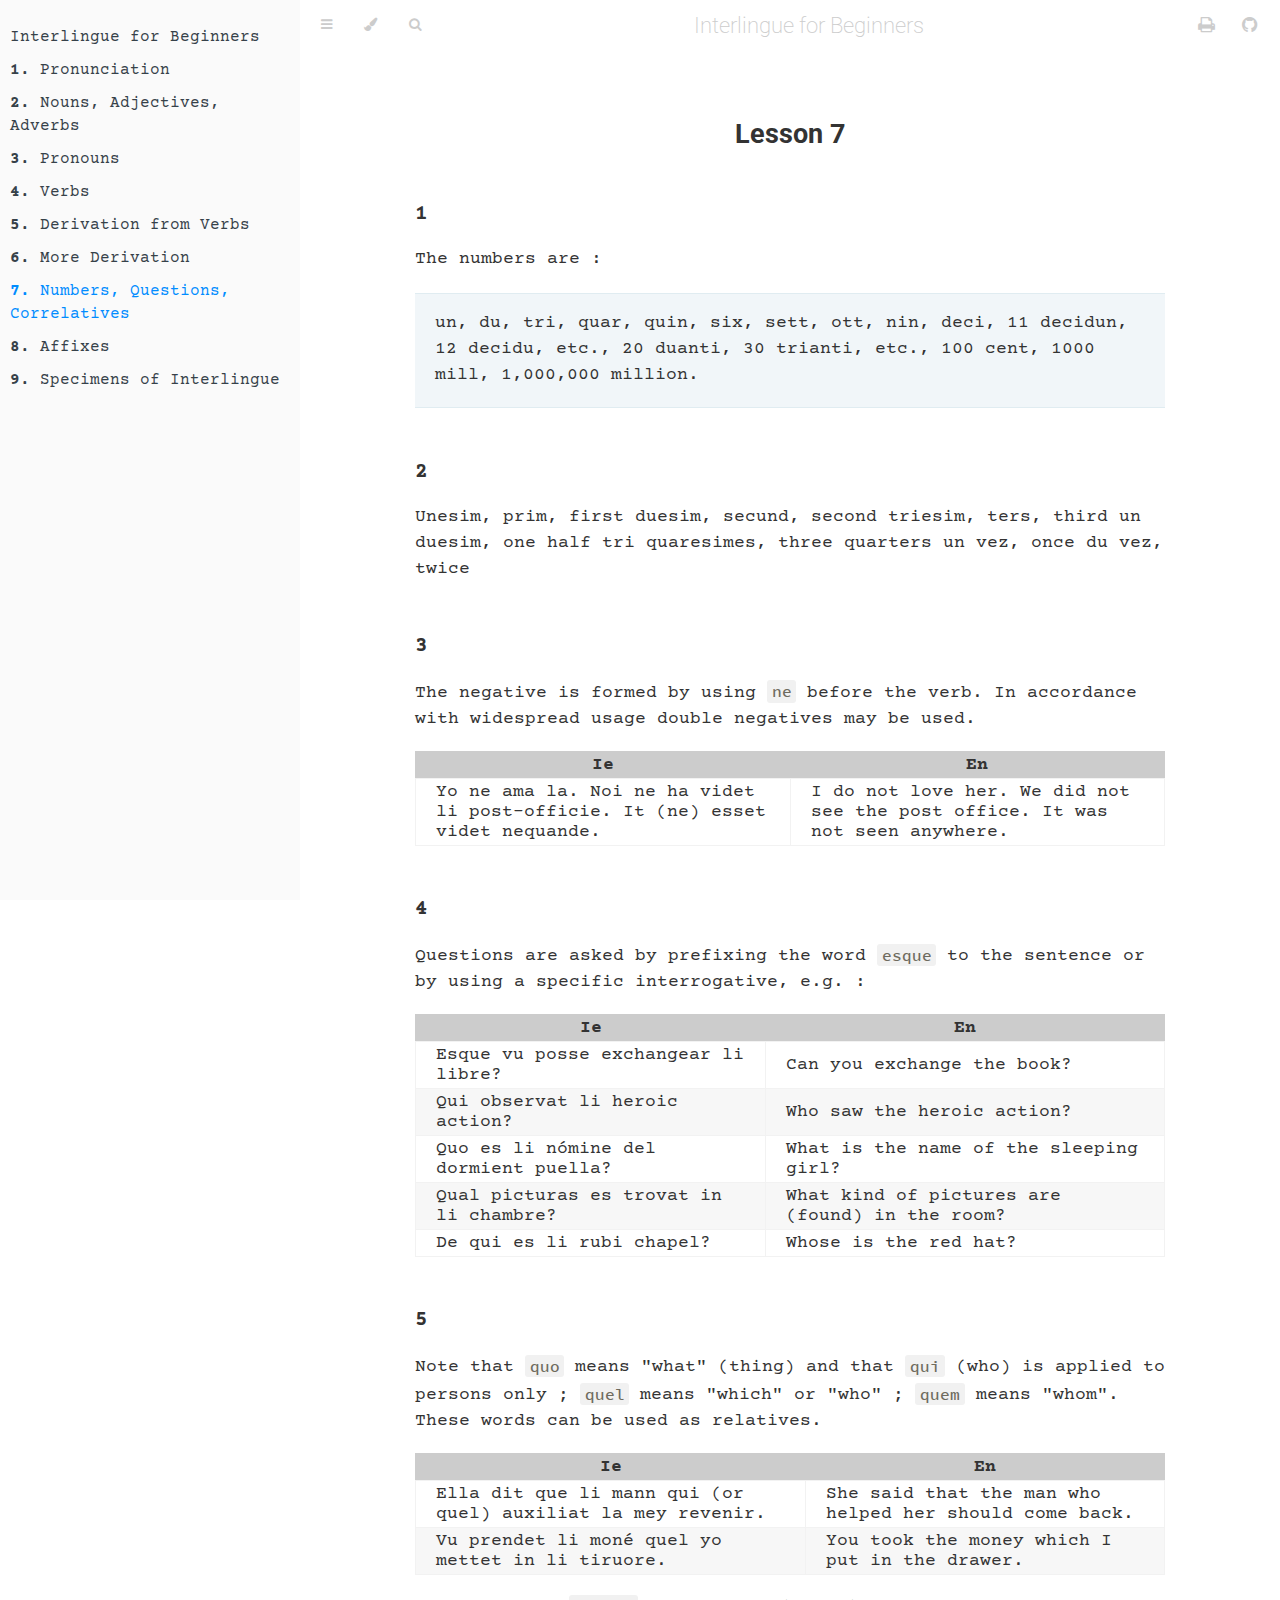
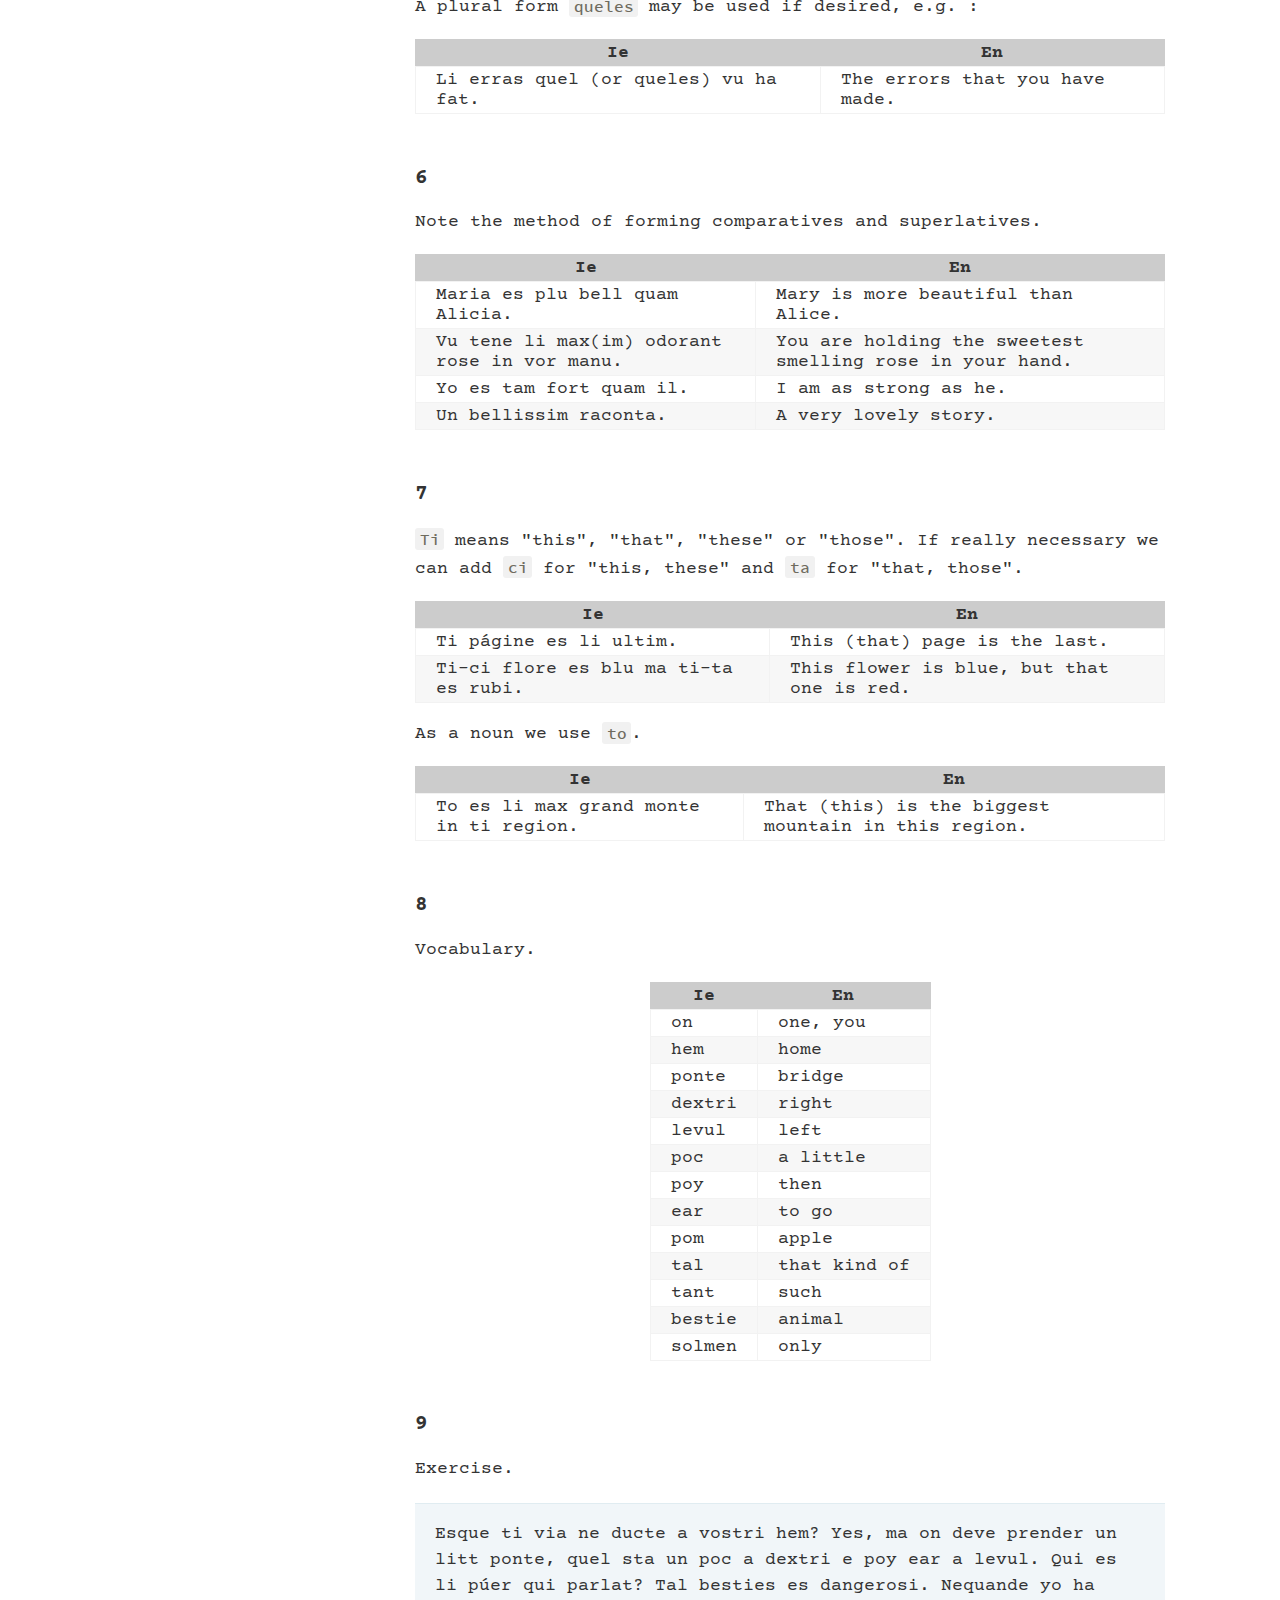
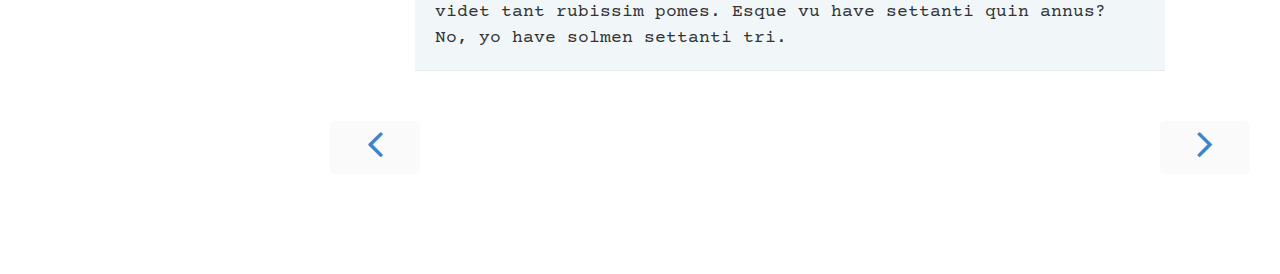
<file: docs/7.html>
<!DOCTYPE HTML>
<html lang="en" class="sidebar-visible no-js light">
    <head>
        <!-- Book generated using mdBook -->
        <meta charset="UTF-8">
        <title>Numbers, Questions, Correlatives - Interlingue for Beginners</title>
        
        


        <!-- Custom HTML head -->
        


        <meta content="text/html; charset=utf-8" http-equiv="Content-Type">
        <meta name="description" content="Interlingue course for English speakers.">
        <meta name="viewport" content="width=device-width, initial-scale=1">
        <meta name="theme-color" content="#ffffff" />

        
        <link rel="icon" href="favicon.svg">
        
        
        <link rel="shortcut icon" href="favicon.png">
        
        <link rel="stylesheet" href="css/variables.css">
        <link rel="stylesheet" href="css/general.css">
        <link rel="stylesheet" href="css/chrome.css">
        <link rel="stylesheet" href="css/print.css" media="print">

        <!-- Fonts -->
        <link rel="stylesheet" href="FontAwesome/css/font-awesome.css">
        
        <link rel="stylesheet" href="fonts/fonts.css">
        
        <link href="https://fonts.googleapis.com/css2?family=Courier+Prime:ital,wght@0,400;0,700;1,400;1,700&family=Roboto&display=swap" rel="stylesheet">
        <!-- Highlight.js Stylesheets -->
        <link rel="stylesheet" href="highlight.css">
        <link rel="stylesheet" href="tomorrow-night.css">
        <link rel="stylesheet" href="ayu-highlight.css">

        <!-- Custom theme stylesheets -->
        

        
    </head>
    <body>

        <!-- Provide site root to javascript -->
        <script type="text/javascript">
            var path_to_root = "";
            var default_theme = window.matchMedia("(prefers-color-scheme: dark)").matches ? "coal" : "light";
        </script>

        <!-- Work around some values being stored in localStorage wrapped in quotes -->
        <script type="text/javascript">
            try {
                var theme = localStorage.getItem('mdbook-theme');
                var sidebar = localStorage.getItem('mdbook-sidebar');

                if (theme.startsWith('"') && theme.endsWith('"')) {
                    localStorage.setItem('mdbook-theme', theme.slice(1, theme.length - 1));
                }

                if (sidebar.startsWith('"') && sidebar.endsWith('"')) {
                    localStorage.setItem('mdbook-sidebar', sidebar.slice(1, sidebar.length - 1));
                }
            } catch (e) { }
        </script>

        <!-- Set the theme before any content is loaded, prevents flash -->
        <script type="text/javascript">
            var theme;
            try { theme = localStorage.getItem('mdbook-theme'); } catch(e) { }
            if (theme === null || theme === undefined) { theme = default_theme; }
            var html = document.querySelector('html');
            html.classList.remove('no-js')
            html.classList.remove('light')
            html.classList.add(theme);
            html.classList.add('js');
        </script>

        <!-- Hide / unhide sidebar before it is displayed -->
        <script type="text/javascript">
            var html = document.querySelector('html');
            var sidebar = 'hidden';
            if (document.body.clientWidth >= 1080) {
                try { sidebar = localStorage.getItem('mdbook-sidebar'); } catch(e) { }
                sidebar = sidebar || 'visible';
            }
            html.classList.remove('sidebar-visible');
            html.classList.add("sidebar-" + sidebar);
        </script>

        <nav id="sidebar" class="sidebar" aria-label="Table of contents">
            <div class="sidebar-scrollbox">
                <ol class="chapter"><li class="chapter-item affix "><a href="index.html">Interlingue for Beginners</a></li><li class="chapter-item "><a href="1.html"><strong aria-hidden="true">1.</strong> Pronunciation</a></li><li class="chapter-item "><a href="2.html"><strong aria-hidden="true">2.</strong> Nouns, Adjectives, Adverbs</a></li><li class="chapter-item "><a href="3.html"><strong aria-hidden="true">3.</strong> Pronouns</a></li><li class="chapter-item "><a href="4.html"><strong aria-hidden="true">4.</strong> Verbs</a></li><li class="chapter-item "><a href="5.html"><strong aria-hidden="true">5.</strong> Derivation from Verbs</a></li><li class="chapter-item "><a href="6.html"><strong aria-hidden="true">6.</strong> More Derivation</a></li><li class="chapter-item expanded "><a href="7.html" class="active"><strong aria-hidden="true">7.</strong> Numbers, Questions, Correlatives</a></li><li class="chapter-item "><a href="8.html"><strong aria-hidden="true">8.</strong> Affixes</a></li><li class="chapter-item "><a href="9.html"><strong aria-hidden="true">9.</strong> Specimens of Interlingue</a></li></ol>
            </div>
            <div id="sidebar-resize-handle" class="sidebar-resize-handle"></div>
        </nav>

        <div id="page-wrapper" class="page-wrapper">

            <div class="page">
                
                <div id="menu-bar-hover-placeholder"></div>
                <div id="menu-bar" class="menu-bar sticky bordered">
                    <div class="left-buttons">
                        <button id="sidebar-toggle" class="icon-button" type="button" title="Toggle Table of Contents" aria-label="Toggle Table of Contents" aria-controls="sidebar">
                            <i class="fa fa-bars"></i>
                        </button>
                        <button id="theme-toggle" class="icon-button" type="button" title="Change theme" aria-label="Change theme" aria-haspopup="true" aria-expanded="false" aria-controls="theme-list">
                            <i class="fa fa-paint-brush"></i>
                        </button>
                        <ul id="theme-list" class="theme-popup" aria-label="Themes" role="menu">
                            <li role="none"><button role="menuitem" class="theme" id="light">Light (default)</button></li>
                            <li role="none"><button role="menuitem" class="theme" id="rust">Rust</button></li>
                            <li role="none"><button role="menuitem" class="theme" id="coal">Coal</button></li>
                            <li role="none"><button role="menuitem" class="theme" id="navy">Navy</button></li>
                            <li role="none"><button role="menuitem" class="theme" id="ayu">Ayu</button></li>
                        </ul>
                        
                        <button id="search-toggle" class="icon-button" type="button" title="Search. (Shortkey: s)" aria-label="Toggle Searchbar" aria-expanded="false" aria-keyshortcuts="S" aria-controls="searchbar">
                            <i class="fa fa-search"></i>
                        </button>
                        
                    </div>

                    <h1 class="menu-title">Interlingue for Beginners</h1>

                    <div class="right-buttons">
                        <a href="print.html" title="Print this book" aria-label="Print this book">
                            <i id="print-button" class="fa fa-print"></i>
                        </a>
                        
                        <a href="https://github.com/occidental-lang/interlingue-for-beginners" title="Git repository" aria-label="Git repository">
                            <i id="git-repository-button" class="fa fa-github"></i>
                        </a>
                        
                    </div>
                </div>

                
                <div id="search-wrapper" class="hidden">
                    <form id="searchbar-outer" class="searchbar-outer">
                        <input type="search" name="search" id="searchbar" name="searchbar" placeholder="Search this book ..." aria-controls="searchresults-outer" aria-describedby="searchresults-header">
                    </form>
                    <div id="searchresults-outer" class="searchresults-outer hidden">
                        <div id="searchresults-header" class="searchresults-header"></div>
                        <ul id="searchresults">
                        </ul>
                    </div>
                </div>
                

                <!-- Apply ARIA attributes after the sidebar and the sidebar toggle button are added to the DOM -->
                <script type="text/javascript">
                    document.getElementById('sidebar-toggle').setAttribute('aria-expanded', sidebar === 'visible');
                    document.getElementById('sidebar').setAttribute('aria-hidden', sidebar !== 'visible');
                    Array.from(document.querySelectorAll('#sidebar a')).forEach(function(link) {
                        link.setAttribute('tabIndex', sidebar === 'visible' ? 0 : -1);
                    });
                </script>

                <div id="content" class="content">
                    <main>
                        <h2><a class="header" href="#lesson-7" id="lesson-7">Lesson 7</a></h2>
<h3><a class="header" href="#1" id="1">1</a></h3>
<p>The numbers are :</p>
<blockquote>
<p>un, du, tri, quar, quin, six, sett, ott, nin, deci, 11 decidun, 12 decidu, etc., 20 duanti, 30 trianti, etc., 100 cent, 1000 mill, 1,000,000 million.</p>
</blockquote>
<h3><a class="header" href="#2" id="2">2</a></h3>
<p>Unesim, prim, first
duesim, secund, second
triesim, ters, third
un duesim, one half
tri quaresimes, three quarters
un vez, once
du vez, twice</p>
<h3><a class="header" href="#3" id="3">3</a></h3>
<p>The negative is formed by using <code>ne</code> before the verb. In accordance with widespread usage double negatives may be used.</p>
<table><thead><tr><th>Ie</th><th>En</th></tr></thead><tbody>
<tr><td>Yo ne ama la. Noi ne ha videt li post-officie. It (ne) esset videt nequande.</td><td>I do not love her. We did not see the post office. It was not seen anywhere.</td></tr>
</tbody></table>
<h3><a class="header" href="#4" id="4">4</a></h3>
<p>Questions are asked by prefixing the word <code>esque</code> to the sentence or by using a specific interrogative, e.g. :</p>
<table><thead><tr><th>Ie</th><th>En</th></tr></thead><tbody>
<tr><td>Esque vu posse exchangear li libre?</td><td>Can you exchange the book?</td></tr>
<tr><td>Qui observat li heroic action?</td><td>Who saw the heroic action?</td></tr>
<tr><td>Quo es li nómine del dormient puella?</td><td>What is the name of the sleeping girl?</td></tr>
<tr><td>Qual picturas es trovat in li chambre?</td><td>What kind of pictures are (found) in the room?</td></tr>
<tr><td>De qui es li rubi chapel?</td><td>Whose is the red hat?</td></tr>
</tbody></table>
<h3><a class="header" href="#5" id="5">5</a></h3>
<p>Note that <code>quo</code> means &quot;what&quot; (thing) and that <code>qui</code> (who) is applied to persons only ; <code>quel</code> means &quot;which&quot; or &quot;who&quot; ; <code>quem</code> means &quot;whom&quot;. These words can be used as relatives.</p>
<table><thead><tr><th>Ie</th><th>En</th></tr></thead><tbody>
<tr><td>Ella dit que li mann qui (or quel) auxiliat la mey revenir.</td><td>She said that the man who helped her should come back.</td></tr>
<tr><td>Vu prendet li moné quel yo mettet in li tiruore.</td><td>You took the money which I put in the drawer.</td></tr>
</tbody></table>
<p>A plural form <code>queles</code> may be used if desired, e.g. :</p>
<table><thead><tr><th>Ie</th><th>En</th></tr></thead><tbody>
<tr><td>Li erras quel (or queles) vu ha fat.</td><td>The errors that you have made.</td></tr>
</tbody></table>
<h3><a class="header" href="#6" id="6">6</a></h3>
<p>Note the method of forming comparatives and superlatives.</p>
<table><thead><tr><th>Ie</th><th>En</th></tr></thead><tbody>
<tr><td>Maria es plu bell quam Alicia.</td><td>Mary is more beautiful than Alice.</td></tr>
<tr><td>Vu tene li max(im) odorant rose in vor manu.</td><td>You are holding the sweetest smelling rose in your hand.</td></tr>
<tr><td>Yo es tam fort quam il.</td><td>I am as strong as he.</td></tr>
<tr><td>Un bellissim raconta.</td><td>A very lovely story.</td></tr>
</tbody></table>
<h3><a class="header" href="#7" id="7">7</a></h3>
<p><code>Ti</code> means &quot;this&quot;, &quot;that&quot;, &quot;these&quot; or &quot;those&quot;. If really necessary we can add <code>ci</code> for &quot;this, these&quot; and <code>ta</code> for &quot;that, those&quot;.</p>
<table><thead><tr><th>Ie</th><th>En</th></tr></thead><tbody>
<tr><td>Ti págine es li ultim.</td><td>This (that) page is the last.</td></tr>
<tr><td>Ti-ci flore es blu ma ti-ta es rubi.</td><td>This flower is blue, but that one is red.</td></tr>
</tbody></table>
<p>As a noun we use <code>to</code>.</p>
<table><thead><tr><th>Ie</th><th>En</th></tr></thead><tbody>
<tr><td>To es li max grand monte in ti region.</td><td>That (this) is the biggest mountain in this region.</td></tr>
</tbody></table>
<h3><a class="header" href="#8" id="8">8</a></h3>
<p>Vocabulary.</p>
<table><thead><tr><th>Ie</th><th>En</th></tr></thead><tbody>
<tr><td>on</td><td>one, you</td></tr>
<tr><td>hem</td><td>home</td></tr>
<tr><td>ponte</td><td>bridge</td></tr>
<tr><td>dextri</td><td>right</td></tr>
<tr><td>levul</td><td>left</td></tr>
<tr><td>poc</td><td>a little</td></tr>
<tr><td>poy</td><td>then</td></tr>
<tr><td>ear</td><td>to go</td></tr>
<tr><td>pom</td><td>apple</td></tr>
<tr><td>tal</td><td>that kind of</td></tr>
<tr><td>tant</td><td>such</td></tr>
<tr><td>bestie</td><td>animal</td></tr>
<tr><td>solmen</td><td>only</td></tr>
</tbody></table>
<h3><a class="header" href="#9" id="9">9</a></h3>
<p>Exercise.</p>
<blockquote>
<p>Esque ti via ne ducte a vostri hem? Yes, ma on deve prender un litt ponte, quel sta un poc a dextri e poy ear a levul. Qui es li púer qui parlat? Tal besties es dangerosi. Nequande yo ha videt tant rubissim pomes. Esque vu have settanti quin annus? No, yo have solmen settanti tri.</p>
</blockquote>

                    </main>

                    <nav class="nav-wrapper" aria-label="Page navigation">
                        <!-- Mobile navigation buttons -->
                        
                            <a rel="prev" href="6.html" class="mobile-nav-chapters previous" title="Previous chapter" aria-label="Previous chapter" aria-keyshortcuts="Left">
                                <i class="fa fa-angle-left"></i>
                            </a>
                        

                        
                            <a rel="next" href="8.html" class="mobile-nav-chapters next" title="Next chapter" aria-label="Next chapter" aria-keyshortcuts="Right">
                                <i class="fa fa-angle-right"></i>
                            </a>
                        

                        <div style="clear: both"></div>
                    </nav>
                </div>
            </div>

            <nav class="nav-wide-wrapper" aria-label="Page navigation">
                
                    <a rel="prev" href="6.html" class="nav-chapters previous" title="Previous chapter" aria-label="Previous chapter" aria-keyshortcuts="Left">
                        <i class="fa fa-angle-left"></i>
                    </a>
                

                
                    <a rel="next" href="8.html" class="nav-chapters next" title="Next chapter" aria-label="Next chapter" aria-keyshortcuts="Right">
                        <i class="fa fa-angle-right"></i>
                    </a>
                
            </nav>

        </div>

        

        

        

        
        <script type="text/javascript">
            window.playground_copyable = true;
        </script>
        

        

        
        <script src="elasticlunr.min.js" type="text/javascript" charset="utf-8"></script>
        <script src="mark.min.js" type="text/javascript" charset="utf-8"></script>
        <script src="searcher.js" type="text/javascript" charset="utf-8"></script>
        

        <script src="clipboard.min.js" type="text/javascript" charset="utf-8"></script>
        <script src="highlight.js" type="text/javascript" charset="utf-8"></script>
        <script src="book.js" type="text/javascript" charset="utf-8"></script>

        <!-- Custom JS scripts -->
        

        

    </body>
</html>
</file>
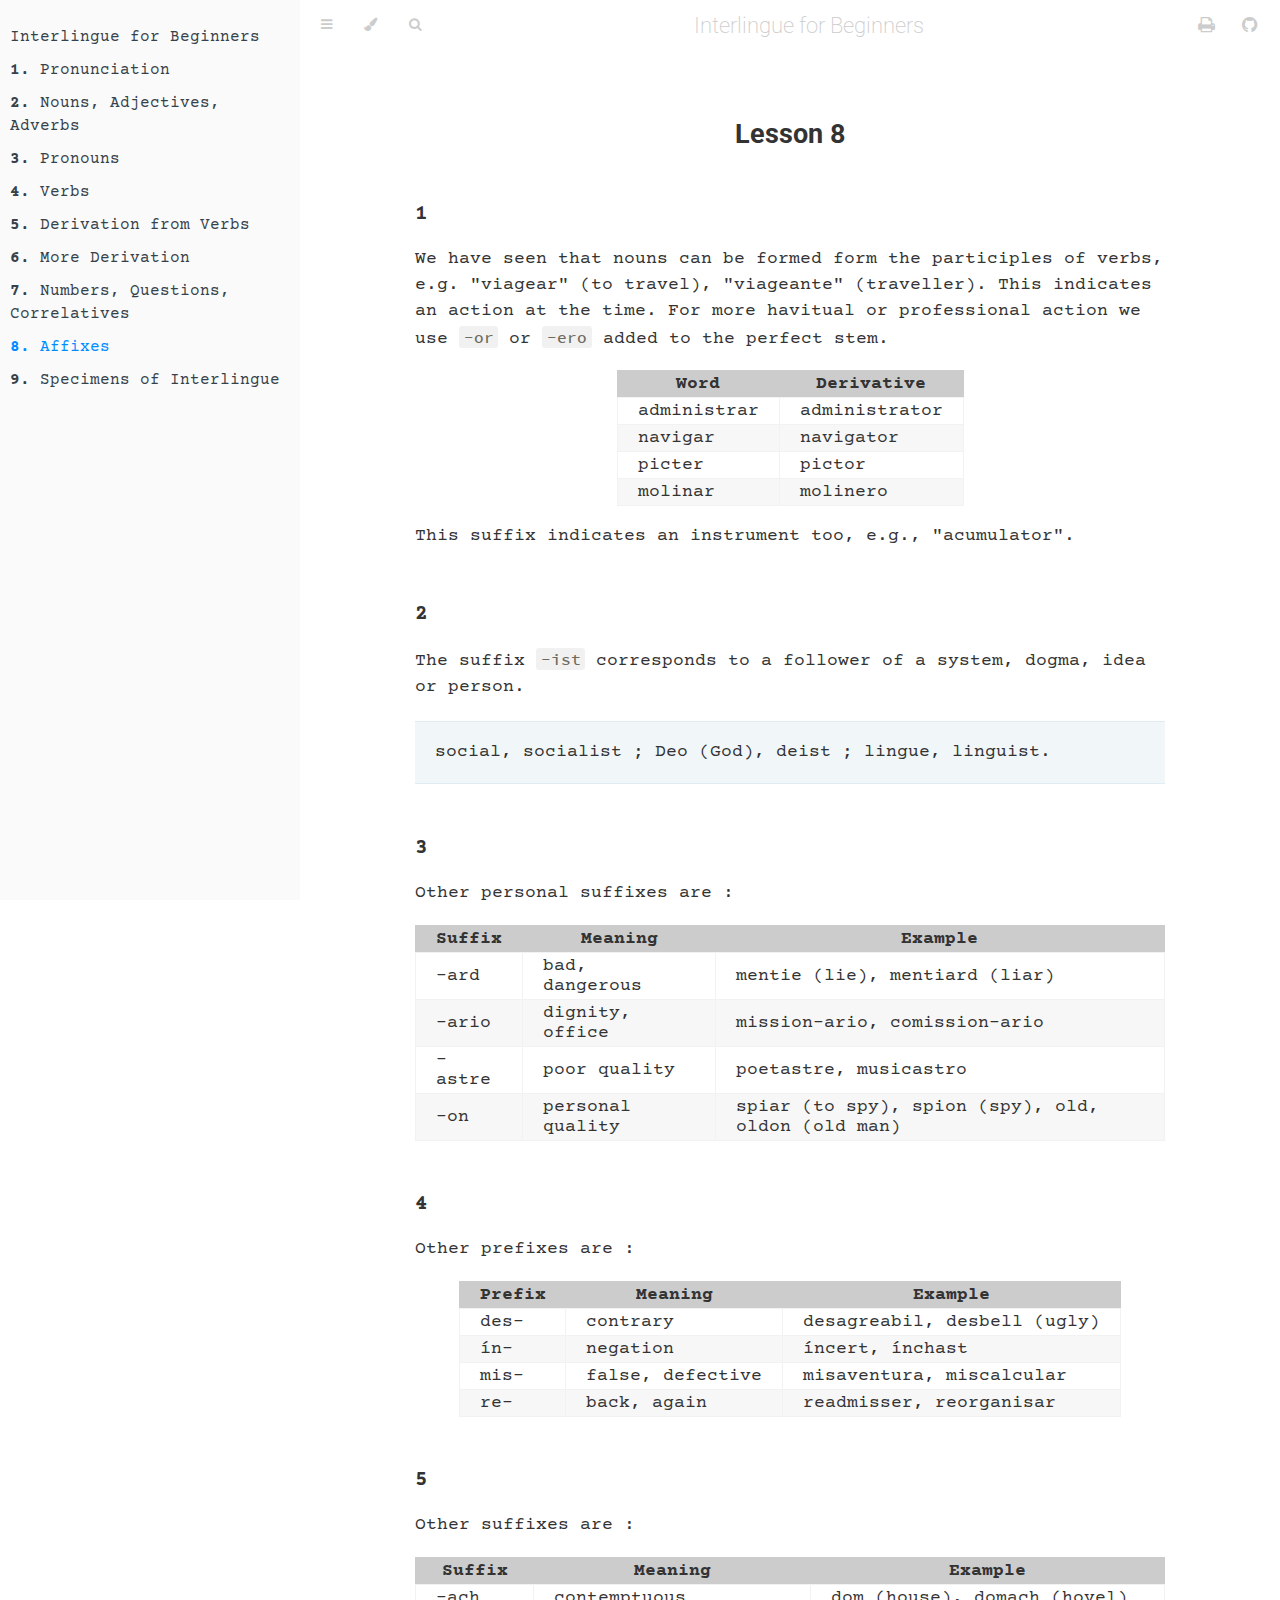
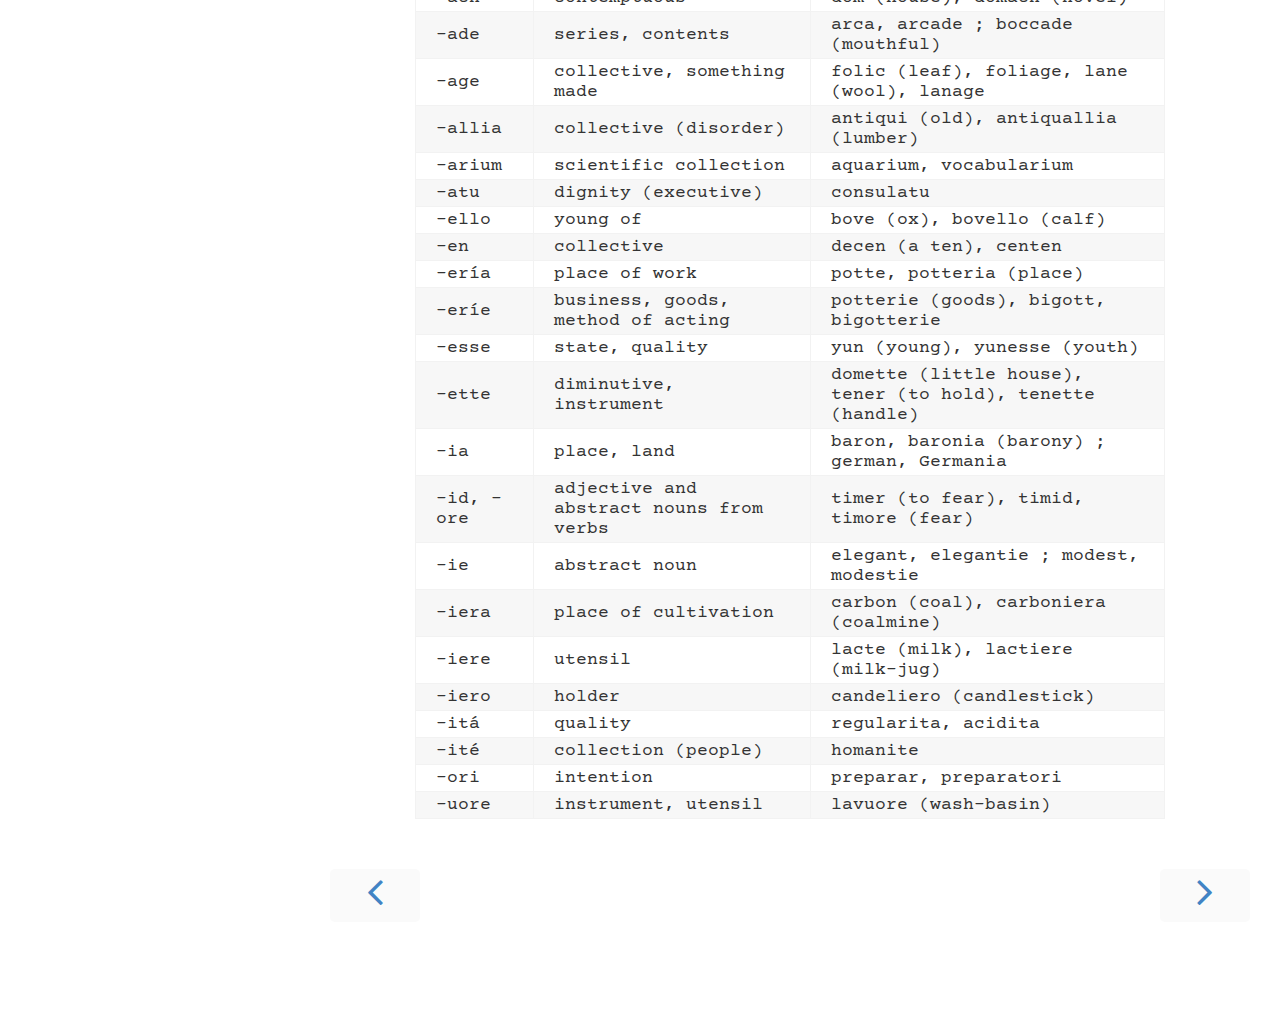
<file: docs/8.html>
<!DOCTYPE HTML>
<html lang="en" class="sidebar-visible no-js light">
    <head>
        <!-- Book generated using mdBook -->
        <meta charset="UTF-8">
        <title>Affixes - Interlingue for Beginners</title>
        
        


        <!-- Custom HTML head -->
        


        <meta content="text/html; charset=utf-8" http-equiv="Content-Type">
        <meta name="description" content="Interlingue course for English speakers.">
        <meta name="viewport" content="width=device-width, initial-scale=1">
        <meta name="theme-color" content="#ffffff" />

        
        <link rel="icon" href="favicon.svg">
        
        
        <link rel="shortcut icon" href="favicon.png">
        
        <link rel="stylesheet" href="css/variables.css">
        <link rel="stylesheet" href="css/general.css">
        <link rel="stylesheet" href="css/chrome.css">
        <link rel="stylesheet" href="css/print.css" media="print">

        <!-- Fonts -->
        <link rel="stylesheet" href="FontAwesome/css/font-awesome.css">
        
        <link rel="stylesheet" href="fonts/fonts.css">
        
        <link href="https://fonts.googleapis.com/css2?family=Courier+Prime:ital,wght@0,400;0,700;1,400;1,700&family=Roboto&display=swap" rel="stylesheet">
        <!-- Highlight.js Stylesheets -->
        <link rel="stylesheet" href="highlight.css">
        <link rel="stylesheet" href="tomorrow-night.css">
        <link rel="stylesheet" href="ayu-highlight.css">

        <!-- Custom theme stylesheets -->
        

        
    </head>
    <body>

        <!-- Provide site root to javascript -->
        <script type="text/javascript">
            var path_to_root = "";
            var default_theme = window.matchMedia("(prefers-color-scheme: dark)").matches ? "coal" : "light";
        </script>

        <!-- Work around some values being stored in localStorage wrapped in quotes -->
        <script type="text/javascript">
            try {
                var theme = localStorage.getItem('mdbook-theme');
                var sidebar = localStorage.getItem('mdbook-sidebar');

                if (theme.startsWith('"') && theme.endsWith('"')) {
                    localStorage.setItem('mdbook-theme', theme.slice(1, theme.length - 1));
                }

                if (sidebar.startsWith('"') && sidebar.endsWith('"')) {
                    localStorage.setItem('mdbook-sidebar', sidebar.slice(1, sidebar.length - 1));
                }
            } catch (e) { }
        </script>

        <!-- Set the theme before any content is loaded, prevents flash -->
        <script type="text/javascript">
            var theme;
            try { theme = localStorage.getItem('mdbook-theme'); } catch(e) { }
            if (theme === null || theme === undefined) { theme = default_theme; }
            var html = document.querySelector('html');
            html.classList.remove('no-js')
            html.classList.remove('light')
            html.classList.add(theme);
            html.classList.add('js');
        </script>

        <!-- Hide / unhide sidebar before it is displayed -->
        <script type="text/javascript">
            var html = document.querySelector('html');
            var sidebar = 'hidden';
            if (document.body.clientWidth >= 1080) {
                try { sidebar = localStorage.getItem('mdbook-sidebar'); } catch(e) { }
                sidebar = sidebar || 'visible';
            }
            html.classList.remove('sidebar-visible');
            html.classList.add("sidebar-" + sidebar);
        </script>

        <nav id="sidebar" class="sidebar" aria-label="Table of contents">
            <div class="sidebar-scrollbox">
                <ol class="chapter"><li class="chapter-item affix "><a href="index.html">Interlingue for Beginners</a></li><li class="chapter-item "><a href="1.html"><strong aria-hidden="true">1.</strong> Pronunciation</a></li><li class="chapter-item "><a href="2.html"><strong aria-hidden="true">2.</strong> Nouns, Adjectives, Adverbs</a></li><li class="chapter-item "><a href="3.html"><strong aria-hidden="true">3.</strong> Pronouns</a></li><li class="chapter-item "><a href="4.html"><strong aria-hidden="true">4.</strong> Verbs</a></li><li class="chapter-item "><a href="5.html"><strong aria-hidden="true">5.</strong> Derivation from Verbs</a></li><li class="chapter-item "><a href="6.html"><strong aria-hidden="true">6.</strong> More Derivation</a></li><li class="chapter-item "><a href="7.html"><strong aria-hidden="true">7.</strong> Numbers, Questions, Correlatives</a></li><li class="chapter-item expanded "><a href="8.html" class="active"><strong aria-hidden="true">8.</strong> Affixes</a></li><li class="chapter-item "><a href="9.html"><strong aria-hidden="true">9.</strong> Specimens of Interlingue</a></li></ol>
            </div>
            <div id="sidebar-resize-handle" class="sidebar-resize-handle"></div>
        </nav>

        <div id="page-wrapper" class="page-wrapper">

            <div class="page">
                
                <div id="menu-bar-hover-placeholder"></div>
                <div id="menu-bar" class="menu-bar sticky bordered">
                    <div class="left-buttons">
                        <button id="sidebar-toggle" class="icon-button" type="button" title="Toggle Table of Contents" aria-label="Toggle Table of Contents" aria-controls="sidebar">
                            <i class="fa fa-bars"></i>
                        </button>
                        <button id="theme-toggle" class="icon-button" type="button" title="Change theme" aria-label="Change theme" aria-haspopup="true" aria-expanded="false" aria-controls="theme-list">
                            <i class="fa fa-paint-brush"></i>
                        </button>
                        <ul id="theme-list" class="theme-popup" aria-label="Themes" role="menu">
                            <li role="none"><button role="menuitem" class="theme" id="light">Light (default)</button></li>
                            <li role="none"><button role="menuitem" class="theme" id="rust">Rust</button></li>
                            <li role="none"><button role="menuitem" class="theme" id="coal">Coal</button></li>
                            <li role="none"><button role="menuitem" class="theme" id="navy">Navy</button></li>
                            <li role="none"><button role="menuitem" class="theme" id="ayu">Ayu</button></li>
                        </ul>
                        
                        <button id="search-toggle" class="icon-button" type="button" title="Search. (Shortkey: s)" aria-label="Toggle Searchbar" aria-expanded="false" aria-keyshortcuts="S" aria-controls="searchbar">
                            <i class="fa fa-search"></i>
                        </button>
                        
                    </div>

                    <h1 class="menu-title">Interlingue for Beginners</h1>

                    <div class="right-buttons">
                        <a href="print.html" title="Print this book" aria-label="Print this book">
                            <i id="print-button" class="fa fa-print"></i>
                        </a>
                        
                        <a href="https://github.com/occidental-lang/interlingue-for-beginners" title="Git repository" aria-label="Git repository">
                            <i id="git-repository-button" class="fa fa-github"></i>
                        </a>
                        
                    </div>
                </div>

                
                <div id="search-wrapper" class="hidden">
                    <form id="searchbar-outer" class="searchbar-outer">
                        <input type="search" name="search" id="searchbar" name="searchbar" placeholder="Search this book ..." aria-controls="searchresults-outer" aria-describedby="searchresults-header">
                    </form>
                    <div id="searchresults-outer" class="searchresults-outer hidden">
                        <div id="searchresults-header" class="searchresults-header"></div>
                        <ul id="searchresults">
                        </ul>
                    </div>
                </div>
                

                <!-- Apply ARIA attributes after the sidebar and the sidebar toggle button are added to the DOM -->
                <script type="text/javascript">
                    document.getElementById('sidebar-toggle').setAttribute('aria-expanded', sidebar === 'visible');
                    document.getElementById('sidebar').setAttribute('aria-hidden', sidebar !== 'visible');
                    Array.from(document.querySelectorAll('#sidebar a')).forEach(function(link) {
                        link.setAttribute('tabIndex', sidebar === 'visible' ? 0 : -1);
                    });
                </script>

                <div id="content" class="content">
                    <main>
                        <h2><a class="header" href="#lesson-8" id="lesson-8">Lesson 8</a></h2>
<h3><a class="header" href="#1" id="1">1</a></h3>
<p>We have seen that nouns can be formed form the participles of verbs, e.g. &quot;viagear&quot; (to travel), &quot;viageante&quot; (traveller). This indicates an action at the time. For more havitual or professional action we use <code>-or</code> or <code>-ero</code> added to the perfect stem.</p>
<table><thead><tr><th>Word</th><th>Derivative</th></tr></thead><tbody>
<tr><td>administrar</td><td>administrator</td></tr>
<tr><td>navigar</td><td>navigator</td></tr>
<tr><td>picter</td><td>pictor</td></tr>
<tr><td>molinar</td><td>molinero</td></tr>
</tbody></table>
<p>This suffix indicates an instrument too, e.g., &quot;acumulator&quot;.</p>
<h3><a class="header" href="#2" id="2">2</a></h3>
<p>The suffix <code>-ist</code> corresponds to a follower of a system, dogma, idea or person.</p>
<blockquote>
<p>social, socialist ; Deo (God), deist ; lingue, linguist.</p>
</blockquote>
<h3><a class="header" href="#3" id="3">3</a></h3>
<p>Other personal suffixes are : </p>
<table><thead><tr><th>Suffix</th><th>Meaning</th><th>Example</th></tr></thead><tbody>
<tr><td>-ard</td><td>bad, dangerous</td><td>mentie (lie), mentiard (liar)</td></tr>
<tr><td>-ario</td><td>dignity, office</td><td>mission-ario, comission-ario</td></tr>
<tr><td>-astre</td><td>poor quality</td><td>poetastre, musicastro</td></tr>
<tr><td>-on</td><td>personal quality</td><td>spiar (to spy), spion (spy), old, oldon (old man)</td></tr>
</tbody></table>
<h3><a class="header" href="#4" id="4">4</a></h3>
<p>Other prefixes are : </p>
<table><thead><tr><th>Prefix</th><th>Meaning</th><th>Example</th></tr></thead><tbody>
<tr><td>des-</td><td>contrary</td><td>desagreabil, desbell (ugly)</td></tr>
<tr><td>ín-</td><td>negation</td><td>íncert, ínchast</td></tr>
<tr><td>mis-</td><td>false, defective</td><td>misaventura, miscalcular</td></tr>
<tr><td>re-</td><td>back, again</td><td>readmisser, reorganisar</td></tr>
</tbody></table>
<h3><a class="header" href="#5" id="5">5</a></h3>
<p>Other suffixes are : </p>
<table><thead><tr><th>Suffix</th><th>Meaning</th><th>Example</th></tr></thead><tbody>
<tr><td>-ach</td><td>contemptuous</td><td>dom (house), domach (hovel)</td></tr>
<tr><td>-ade</td><td>series, contents</td><td>arca, arcade ; boccade (mouthful)</td></tr>
<tr><td>-age</td><td>collective, something made</td><td>folic (leaf), foliage, lane (wool), lanage</td></tr>
<tr><td>-allia</td><td>collective (disorder)</td><td>antiqui (old), antiquallia (lumber)</td></tr>
<tr><td>-arium</td><td>scientific collection</td><td>aquarium, vocabularium</td></tr>
<tr><td>-atu</td><td>dignity (executive)</td><td>consulatu</td></tr>
<tr><td>-ello</td><td>young of</td><td>bove (ox), bovello (calf)</td></tr>
<tr><td>-en</td><td>collective</td><td>decen (a ten), centen</td></tr>
<tr><td>-ería</td><td>place of work</td><td>potte, potteria (place)</td></tr>
<tr><td>-eríe</td><td>business, goods, method of acting</td><td>potterie (goods), bigott, bigotterie</td></tr>
<tr><td>-esse</td><td>state, quality</td><td>yun (young), yunesse (youth)</td></tr>
<tr><td>-ette</td><td>diminutive, instrument</td><td>domette (little house), tener (to hold), tenette (handle)</td></tr>
<tr><td>-ia</td><td>place, land</td><td>baron, baronia (barony) ; german, Germania</td></tr>
<tr><td>-id, -ore</td><td>adjective and abstract nouns from verbs</td><td>timer (to fear), timid, timore (fear)</td></tr>
<tr><td>-ie</td><td>abstract noun</td><td>elegant, elegantie ; modest, modestie</td></tr>
<tr><td>-iera</td><td>place of cultivation</td><td>carbon (coal), carboniera (coalmine)</td></tr>
<tr><td>-iere</td><td>utensil</td><td>lacte (milk), lactiere (milk-jug)</td></tr>
<tr><td>-iero</td><td>holder</td><td>candeliero (candlestick)</td></tr>
<tr><td>-itá</td><td>quality</td><td>regularita, acidita</td></tr>
<tr><td>-ité</td><td>collection (people)</td><td>homanite</td></tr>
<tr><td>-ori</td><td>intention</td><td>preparar, preparatori</td></tr>
<tr><td>-uore</td><td>instrument, utensil</td><td>lavuore (wash-basin)</td></tr>
</tbody></table>

                    </main>

                    <nav class="nav-wrapper" aria-label="Page navigation">
                        <!-- Mobile navigation buttons -->
                        
                            <a rel="prev" href="7.html" class="mobile-nav-chapters previous" title="Previous chapter" aria-label="Previous chapter" aria-keyshortcuts="Left">
                                <i class="fa fa-angle-left"></i>
                            </a>
                        

                        
                            <a rel="next" href="9.html" class="mobile-nav-chapters next" title="Next chapter" aria-label="Next chapter" aria-keyshortcuts="Right">
                                <i class="fa fa-angle-right"></i>
                            </a>
                        

                        <div style="clear: both"></div>
                    </nav>
                </div>
            </div>

            <nav class="nav-wide-wrapper" aria-label="Page navigation">
                
                    <a rel="prev" href="7.html" class="nav-chapters previous" title="Previous chapter" aria-label="Previous chapter" aria-keyshortcuts="Left">
                        <i class="fa fa-angle-left"></i>
                    </a>
                

                
                    <a rel="next" href="9.html" class="nav-chapters next" title="Next chapter" aria-label="Next chapter" aria-keyshortcuts="Right">
                        <i class="fa fa-angle-right"></i>
                    </a>
                
            </nav>

        </div>

        

        

        

        
        <script type="text/javascript">
            window.playground_copyable = true;
        </script>
        

        

        
        <script src="elasticlunr.min.js" type="text/javascript" charset="utf-8"></script>
        <script src="mark.min.js" type="text/javascript" charset="utf-8"></script>
        <script src="searcher.js" type="text/javascript" charset="utf-8"></script>
        

        <script src="clipboard.min.js" type="text/javascript" charset="utf-8"></script>
        <script src="highlight.js" type="text/javascript" charset="utf-8"></script>
        <script src="book.js" type="text/javascript" charset="utf-8"></script>

        <!-- Custom JS scripts -->
        

        

    </body>
</html>
</file>
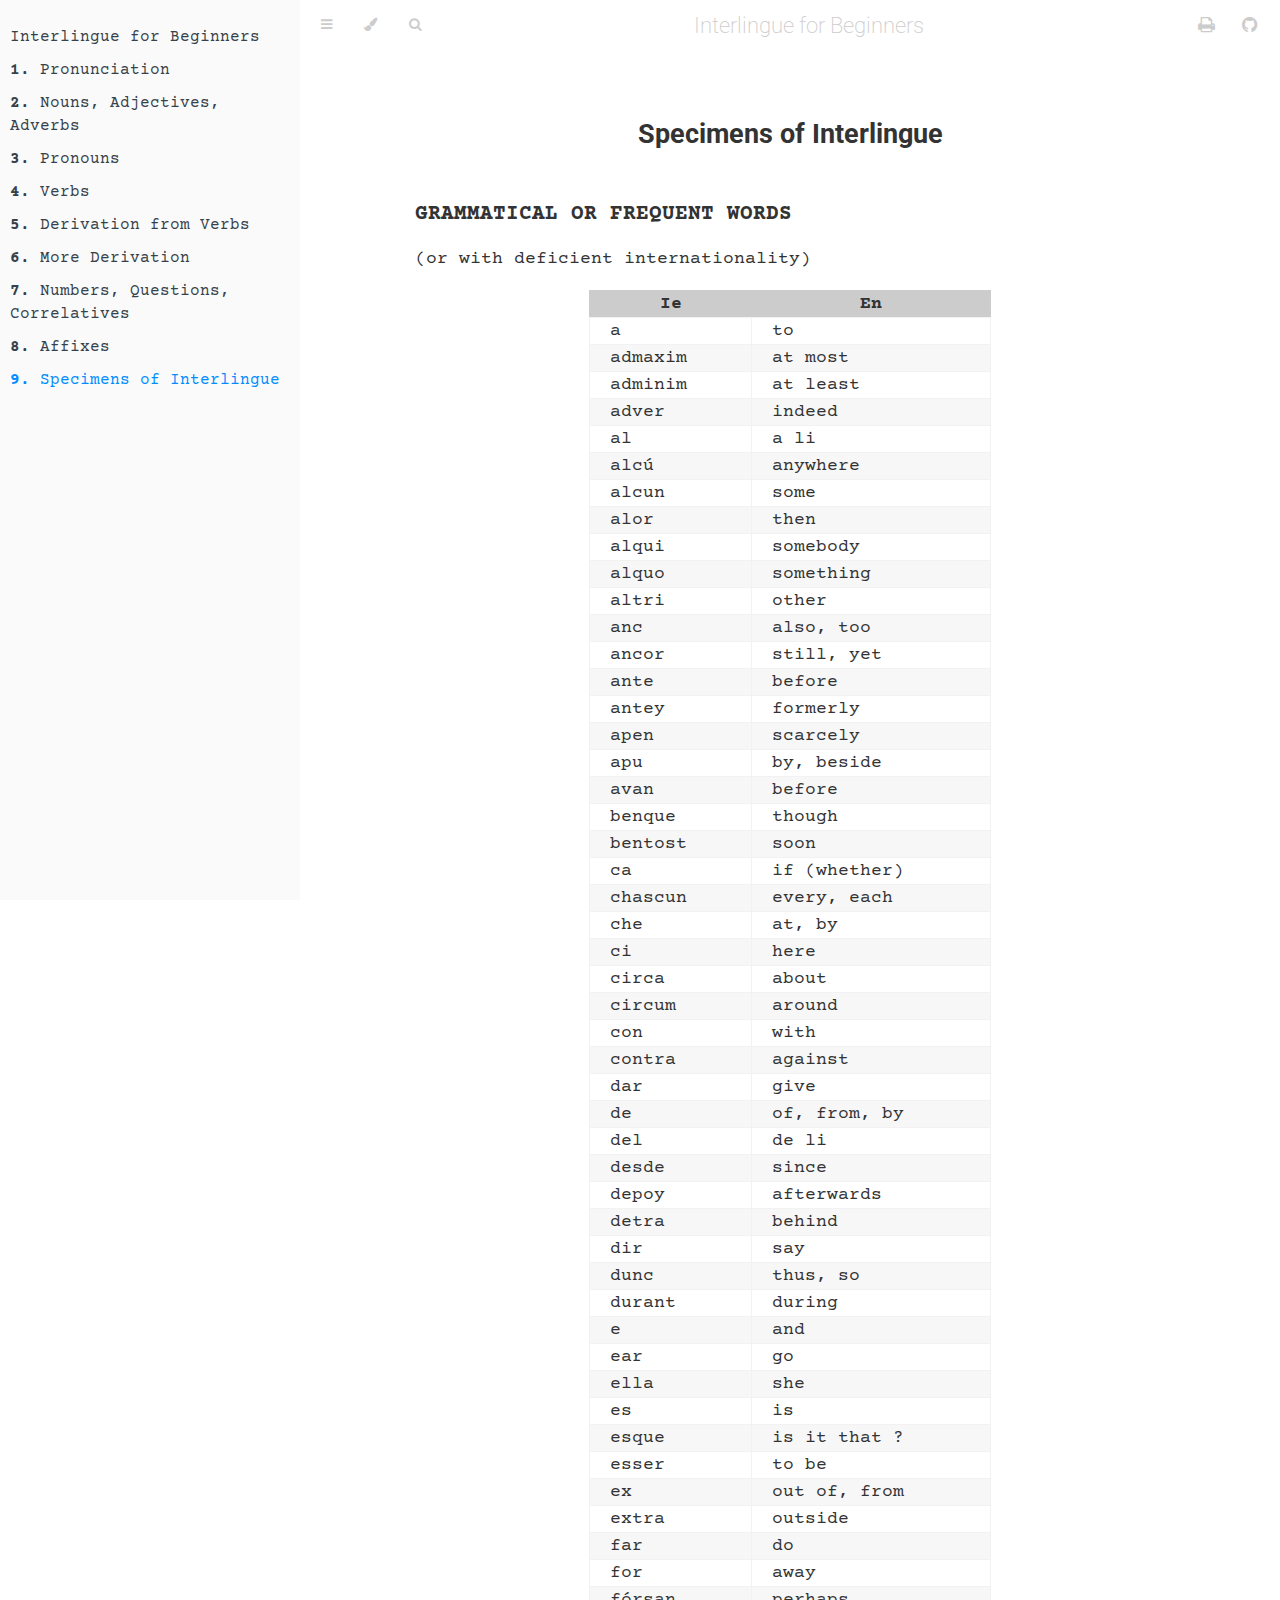
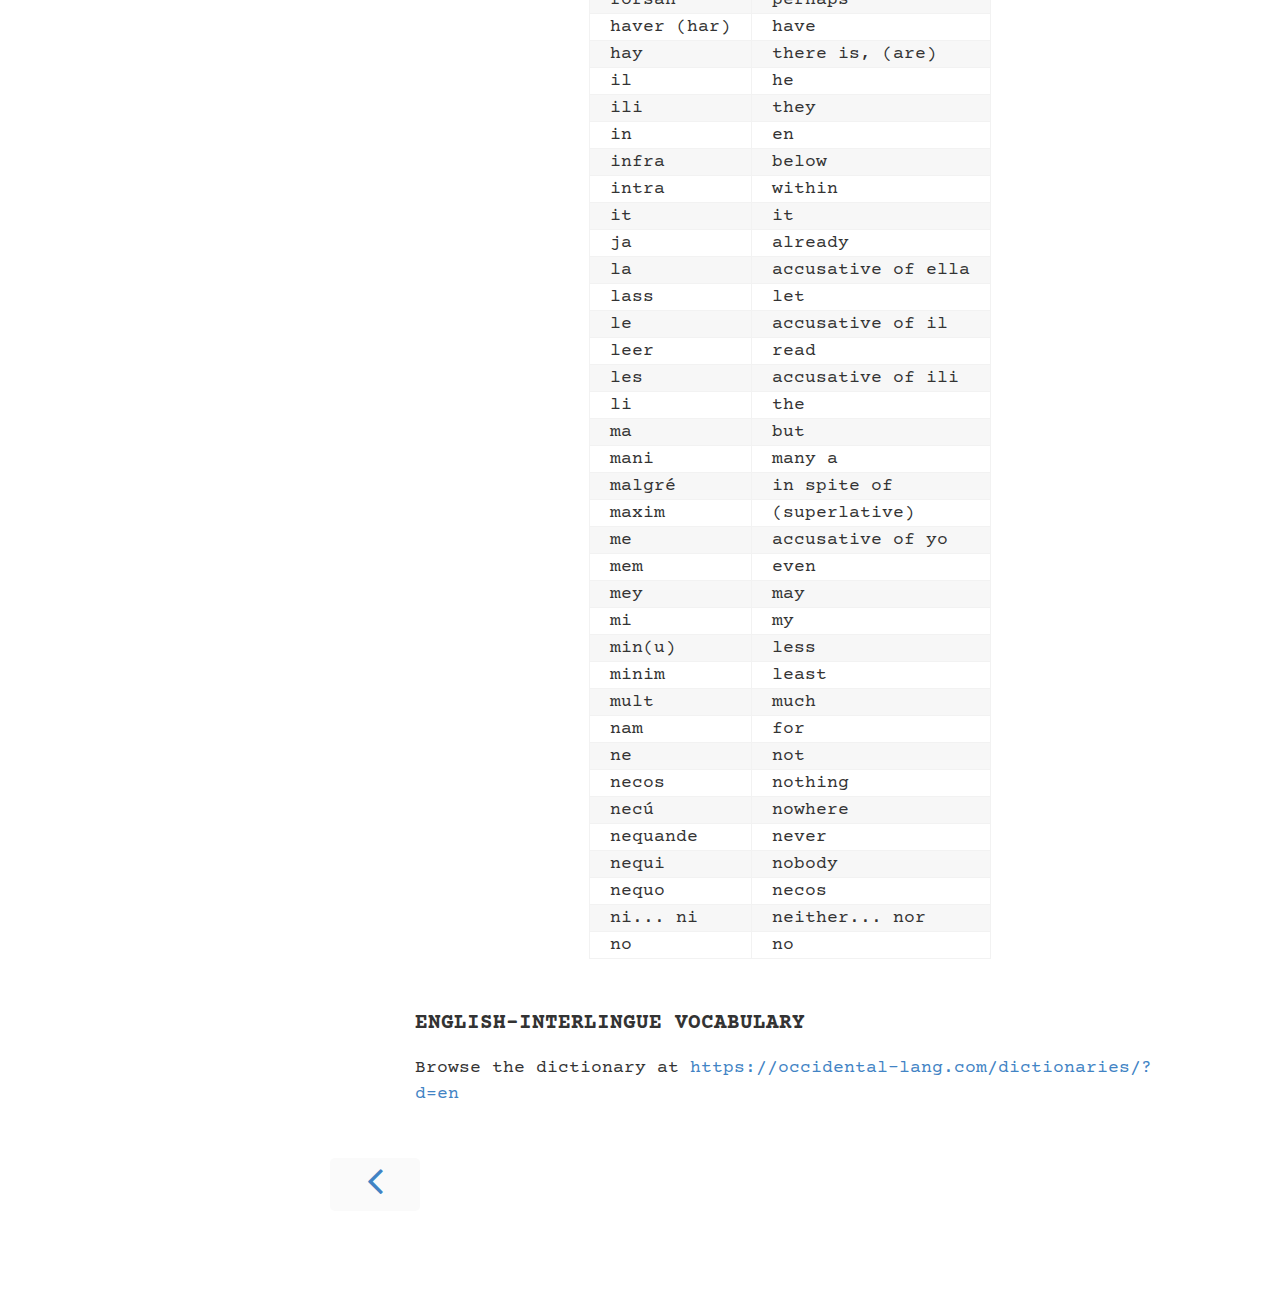
<file: docs/9.html>
<!DOCTYPE HTML>
<html lang="en" class="sidebar-visible no-js light">
    <head>
        <!-- Book generated using mdBook -->
        <meta charset="UTF-8">
        <title>Specimens of Interlingue - Interlingue for Beginners</title>
        
        


        <!-- Custom HTML head -->
        


        <meta content="text/html; charset=utf-8" http-equiv="Content-Type">
        <meta name="description" content="Interlingue course for English speakers.">
        <meta name="viewport" content="width=device-width, initial-scale=1">
        <meta name="theme-color" content="#ffffff" />

        
        <link rel="icon" href="favicon.svg">
        
        
        <link rel="shortcut icon" href="favicon.png">
        
        <link rel="stylesheet" href="css/variables.css">
        <link rel="stylesheet" href="css/general.css">
        <link rel="stylesheet" href="css/chrome.css">
        <link rel="stylesheet" href="css/print.css" media="print">

        <!-- Fonts -->
        <link rel="stylesheet" href="FontAwesome/css/font-awesome.css">
        
        <link rel="stylesheet" href="fonts/fonts.css">
        
        <link href="https://fonts.googleapis.com/css2?family=Courier+Prime:ital,wght@0,400;0,700;1,400;1,700&family=Roboto&display=swap" rel="stylesheet">
        <!-- Highlight.js Stylesheets -->
        <link rel="stylesheet" href="highlight.css">
        <link rel="stylesheet" href="tomorrow-night.css">
        <link rel="stylesheet" href="ayu-highlight.css">

        <!-- Custom theme stylesheets -->
        

        
    </head>
    <body>

        <!-- Provide site root to javascript -->
        <script type="text/javascript">
            var path_to_root = "";
            var default_theme = window.matchMedia("(prefers-color-scheme: dark)").matches ? "coal" : "light";
        </script>

        <!-- Work around some values being stored in localStorage wrapped in quotes -->
        <script type="text/javascript">
            try {
                var theme = localStorage.getItem('mdbook-theme');
                var sidebar = localStorage.getItem('mdbook-sidebar');

                if (theme.startsWith('"') && theme.endsWith('"')) {
                    localStorage.setItem('mdbook-theme', theme.slice(1, theme.length - 1));
                }

                if (sidebar.startsWith('"') && sidebar.endsWith('"')) {
                    localStorage.setItem('mdbook-sidebar', sidebar.slice(1, sidebar.length - 1));
                }
            } catch (e) { }
        </script>

        <!-- Set the theme before any content is loaded, prevents flash -->
        <script type="text/javascript">
            var theme;
            try { theme = localStorage.getItem('mdbook-theme'); } catch(e) { }
            if (theme === null || theme === undefined) { theme = default_theme; }
            var html = document.querySelector('html');
            html.classList.remove('no-js')
            html.classList.remove('light')
            html.classList.add(theme);
            html.classList.add('js');
        </script>

        <!-- Hide / unhide sidebar before it is displayed -->
        <script type="text/javascript">
            var html = document.querySelector('html');
            var sidebar = 'hidden';
            if (document.body.clientWidth >= 1080) {
                try { sidebar = localStorage.getItem('mdbook-sidebar'); } catch(e) { }
                sidebar = sidebar || 'visible';
            }
            html.classList.remove('sidebar-visible');
            html.classList.add("sidebar-" + sidebar);
        </script>

        <nav id="sidebar" class="sidebar" aria-label="Table of contents">
            <div class="sidebar-scrollbox">
                <ol class="chapter"><li class="chapter-item affix "><a href="index.html">Interlingue for Beginners</a></li><li class="chapter-item "><a href="1.html"><strong aria-hidden="true">1.</strong> Pronunciation</a></li><li class="chapter-item "><a href="2.html"><strong aria-hidden="true">2.</strong> Nouns, Adjectives, Adverbs</a></li><li class="chapter-item "><a href="3.html"><strong aria-hidden="true">3.</strong> Pronouns</a></li><li class="chapter-item "><a href="4.html"><strong aria-hidden="true">4.</strong> Verbs</a></li><li class="chapter-item "><a href="5.html"><strong aria-hidden="true">5.</strong> Derivation from Verbs</a></li><li class="chapter-item "><a href="6.html"><strong aria-hidden="true">6.</strong> More Derivation</a></li><li class="chapter-item "><a href="7.html"><strong aria-hidden="true">7.</strong> Numbers, Questions, Correlatives</a></li><li class="chapter-item "><a href="8.html"><strong aria-hidden="true">8.</strong> Affixes</a></li><li class="chapter-item expanded "><a href="9.html" class="active"><strong aria-hidden="true">9.</strong> Specimens of Interlingue</a></li></ol>
            </div>
            <div id="sidebar-resize-handle" class="sidebar-resize-handle"></div>
        </nav>

        <div id="page-wrapper" class="page-wrapper">

            <div class="page">
                
                <div id="menu-bar-hover-placeholder"></div>
                <div id="menu-bar" class="menu-bar sticky bordered">
                    <div class="left-buttons">
                        <button id="sidebar-toggle" class="icon-button" type="button" title="Toggle Table of Contents" aria-label="Toggle Table of Contents" aria-controls="sidebar">
                            <i class="fa fa-bars"></i>
                        </button>
                        <button id="theme-toggle" class="icon-button" type="button" title="Change theme" aria-label="Change theme" aria-haspopup="true" aria-expanded="false" aria-controls="theme-list">
                            <i class="fa fa-paint-brush"></i>
                        </button>
                        <ul id="theme-list" class="theme-popup" aria-label="Themes" role="menu">
                            <li role="none"><button role="menuitem" class="theme" id="light">Light (default)</button></li>
                            <li role="none"><button role="menuitem" class="theme" id="rust">Rust</button></li>
                            <li role="none"><button role="menuitem" class="theme" id="coal">Coal</button></li>
                            <li role="none"><button role="menuitem" class="theme" id="navy">Navy</button></li>
                            <li role="none"><button role="menuitem" class="theme" id="ayu">Ayu</button></li>
                        </ul>
                        
                        <button id="search-toggle" class="icon-button" type="button" title="Search. (Shortkey: s)" aria-label="Toggle Searchbar" aria-expanded="false" aria-keyshortcuts="S" aria-controls="searchbar">
                            <i class="fa fa-search"></i>
                        </button>
                        
                    </div>

                    <h1 class="menu-title">Interlingue for Beginners</h1>

                    <div class="right-buttons">
                        <a href="print.html" title="Print this book" aria-label="Print this book">
                            <i id="print-button" class="fa fa-print"></i>
                        </a>
                        
                        <a href="https://github.com/occidental-lang/interlingue-for-beginners" title="Git repository" aria-label="Git repository">
                            <i id="git-repository-button" class="fa fa-github"></i>
                        </a>
                        
                    </div>
                </div>

                
                <div id="search-wrapper" class="hidden">
                    <form id="searchbar-outer" class="searchbar-outer">
                        <input type="search" name="search" id="searchbar" name="searchbar" placeholder="Search this book ..." aria-controls="searchresults-outer" aria-describedby="searchresults-header">
                    </form>
                    <div id="searchresults-outer" class="searchresults-outer hidden">
                        <div id="searchresults-header" class="searchresults-header"></div>
                        <ul id="searchresults">
                        </ul>
                    </div>
                </div>
                

                <!-- Apply ARIA attributes after the sidebar and the sidebar toggle button are added to the DOM -->
                <script type="text/javascript">
                    document.getElementById('sidebar-toggle').setAttribute('aria-expanded', sidebar === 'visible');
                    document.getElementById('sidebar').setAttribute('aria-hidden', sidebar !== 'visible');
                    Array.from(document.querySelectorAll('#sidebar a')).forEach(function(link) {
                        link.setAttribute('tabIndex', sidebar === 'visible' ? 0 : -1);
                    });
                </script>

                <div id="content" class="content">
                    <main>
                        <h2><a class="header" href="#specimens-of-interlingue" id="specimens-of-interlingue">Specimens of Interlingue</a></h2>
<h3><a class="header" href="#grammatical-or-frequent-words" id="grammatical-or-frequent-words">GRAMMATICAL OR FREQUENT WORDS</a></h3>
<p>(or with deficient internationality)</p>
<table><thead><tr><th>Ie</th><th>En</th></tr></thead><tbody>
<tr><td>a</td><td>to</td></tr>
<tr><td>admaxim</td><td>at most</td></tr>
<tr><td>adminim</td><td>at least</td></tr>
<tr><td>adver</td><td>indeed</td></tr>
<tr><td>al</td><td>a li</td></tr>
<tr><td>alcú</td><td>anywhere</td></tr>
<tr><td>alcun</td><td>some</td></tr>
<tr><td>alor</td><td>then</td></tr>
<tr><td>alqui</td><td>somebody</td></tr>
<tr><td>alquo</td><td>something</td></tr>
<tr><td>altri</td><td>other</td></tr>
<tr><td>anc</td><td>also, too</td></tr>
<tr><td>ancor</td><td>still, yet</td></tr>
<tr><td>ante</td><td>before</td></tr>
<tr><td>antey</td><td>formerly</td></tr>
<tr><td>apen</td><td>scarcely</td></tr>
<tr><td>apu</td><td>by, beside</td></tr>
<tr><td>avan</td><td>before</td></tr>
<tr><td>benque</td><td>though</td></tr>
<tr><td>bentost</td><td>soon</td></tr>
<tr><td>ca</td><td>if (whether)</td></tr>
<tr><td>chascun</td><td>every, each</td></tr>
<tr><td>che</td><td>at, by</td></tr>
<tr><td>ci</td><td>here</td></tr>
<tr><td>circa</td><td>about</td></tr>
<tr><td>circum</td><td>around</td></tr>
<tr><td>con</td><td>with</td></tr>
<tr><td>contra</td><td>against</td></tr>
<tr><td>dar</td><td>give</td></tr>
<tr><td>de</td><td>of, from, by</td></tr>
<tr><td>del</td><td>de li</td></tr>
<tr><td>desde</td><td>since</td></tr>
<tr><td>depoy</td><td>afterwards</td></tr>
<tr><td>detra</td><td>behind</td></tr>
<tr><td>dir</td><td>say</td></tr>
<tr><td>dunc</td><td>thus, so</td></tr>
<tr><td>durant</td><td>during</td></tr>
<tr><td>e</td><td>and</td></tr>
<tr><td>ear</td><td>go</td></tr>
<tr><td>ella</td><td>she</td></tr>
<tr><td>es</td><td>is</td></tr>
<tr><td>esque</td><td>is it that ?</td></tr>
<tr><td>esser</td><td>to be</td></tr>
<tr><td>ex</td><td>out of, from</td></tr>
<tr><td>extra</td><td>outside</td></tr>
<tr><td>far</td><td>do</td></tr>
<tr><td>for</td><td>away</td></tr>
<tr><td>fórsan</td><td>perhaps</td></tr>
<tr><td>haver (har)</td><td>have</td></tr>
<tr><td>hay</td><td>there is, (are)</td></tr>
<tr><td>il</td><td>he</td></tr>
<tr><td>ili</td><td>they</td></tr>
<tr><td>in</td><td>en</td></tr>
<tr><td>infra</td><td>below</td></tr>
<tr><td>intra</td><td>within</td></tr>
<tr><td>it</td><td>it</td></tr>
<tr><td>ja</td><td>already</td></tr>
<tr><td>la</td><td>accusative of ella</td></tr>
<tr><td>lass</td><td>let</td></tr>
<tr><td>le</td><td>accusative of il</td></tr>
<tr><td>leer</td><td>read</td></tr>
<tr><td>les</td><td>accusative of ili</td></tr>
<tr><td>li</td><td>the</td></tr>
<tr><td>ma</td><td>but</td></tr>
<tr><td>mani</td><td>many a</td></tr>
<tr><td>malgré</td><td>in spite of</td></tr>
<tr><td>maxim</td><td>(superlative)</td></tr>
<tr><td>me</td><td>accusative of yo</td></tr>
<tr><td>mem</td><td>even</td></tr>
<tr><td>mey</td><td>may</td></tr>
<tr><td>mi</td><td>my</td></tr>
<tr><td>min(u)</td><td>less</td></tr>
<tr><td>minim</td><td>least</td></tr>
<tr><td>mult</td><td>much</td></tr>
<tr><td>nam</td><td>for</td></tr>
<tr><td>ne</td><td>not</td></tr>
<tr><td>necos</td><td>nothing</td></tr>
<tr><td>necú</td><td>nowhere</td></tr>
<tr><td>nequande</td><td>never</td></tr>
<tr><td>nequi</td><td>nobody</td></tr>
<tr><td>nequo</td><td>necos</td></tr>
<tr><td>ni... ni</td><td>neither... nor</td></tr>
<tr><td>no</td><td>no</td></tr>
</tbody></table>
<h3><a class="header" href="#english-interlingue-vocabulary" id="english-interlingue-vocabulary">ENGLISH-INTERLINGUE VOCABULARY</a></h3>
<p>Browse the dictionary at <a href="https://occidental-lang.com/dictionaries/?d=en">https://occidental-lang.com/dictionaries/?d=en</a></p>

                    </main>

                    <nav class="nav-wrapper" aria-label="Page navigation">
                        <!-- Mobile navigation buttons -->
                        
                            <a rel="prev" href="8.html" class="mobile-nav-chapters previous" title="Previous chapter" aria-label="Previous chapter" aria-keyshortcuts="Left">
                                <i class="fa fa-angle-left"></i>
                            </a>
                        

                        

                        <div style="clear: both"></div>
                    </nav>
                </div>
            </div>

            <nav class="nav-wide-wrapper" aria-label="Page navigation">
                
                    <a rel="prev" href="8.html" class="nav-chapters previous" title="Previous chapter" aria-label="Previous chapter" aria-keyshortcuts="Left">
                        <i class="fa fa-angle-left"></i>
                    </a>
                

                
            </nav>

        </div>

        

        

        

        
        <script type="text/javascript">
            window.playground_copyable = true;
        </script>
        

        

        
        <script src="elasticlunr.min.js" type="text/javascript" charset="utf-8"></script>
        <script src="mark.min.js" type="text/javascript" charset="utf-8"></script>
        <script src="searcher.js" type="text/javascript" charset="utf-8"></script>
        

        <script src="clipboard.min.js" type="text/javascript" charset="utf-8"></script>
        <script src="highlight.js" type="text/javascript" charset="utf-8"></script>
        <script src="book.js" type="text/javascript" charset="utf-8"></script>

        <!-- Custom JS scripts -->
        

        

    </body>
</html>
</file>
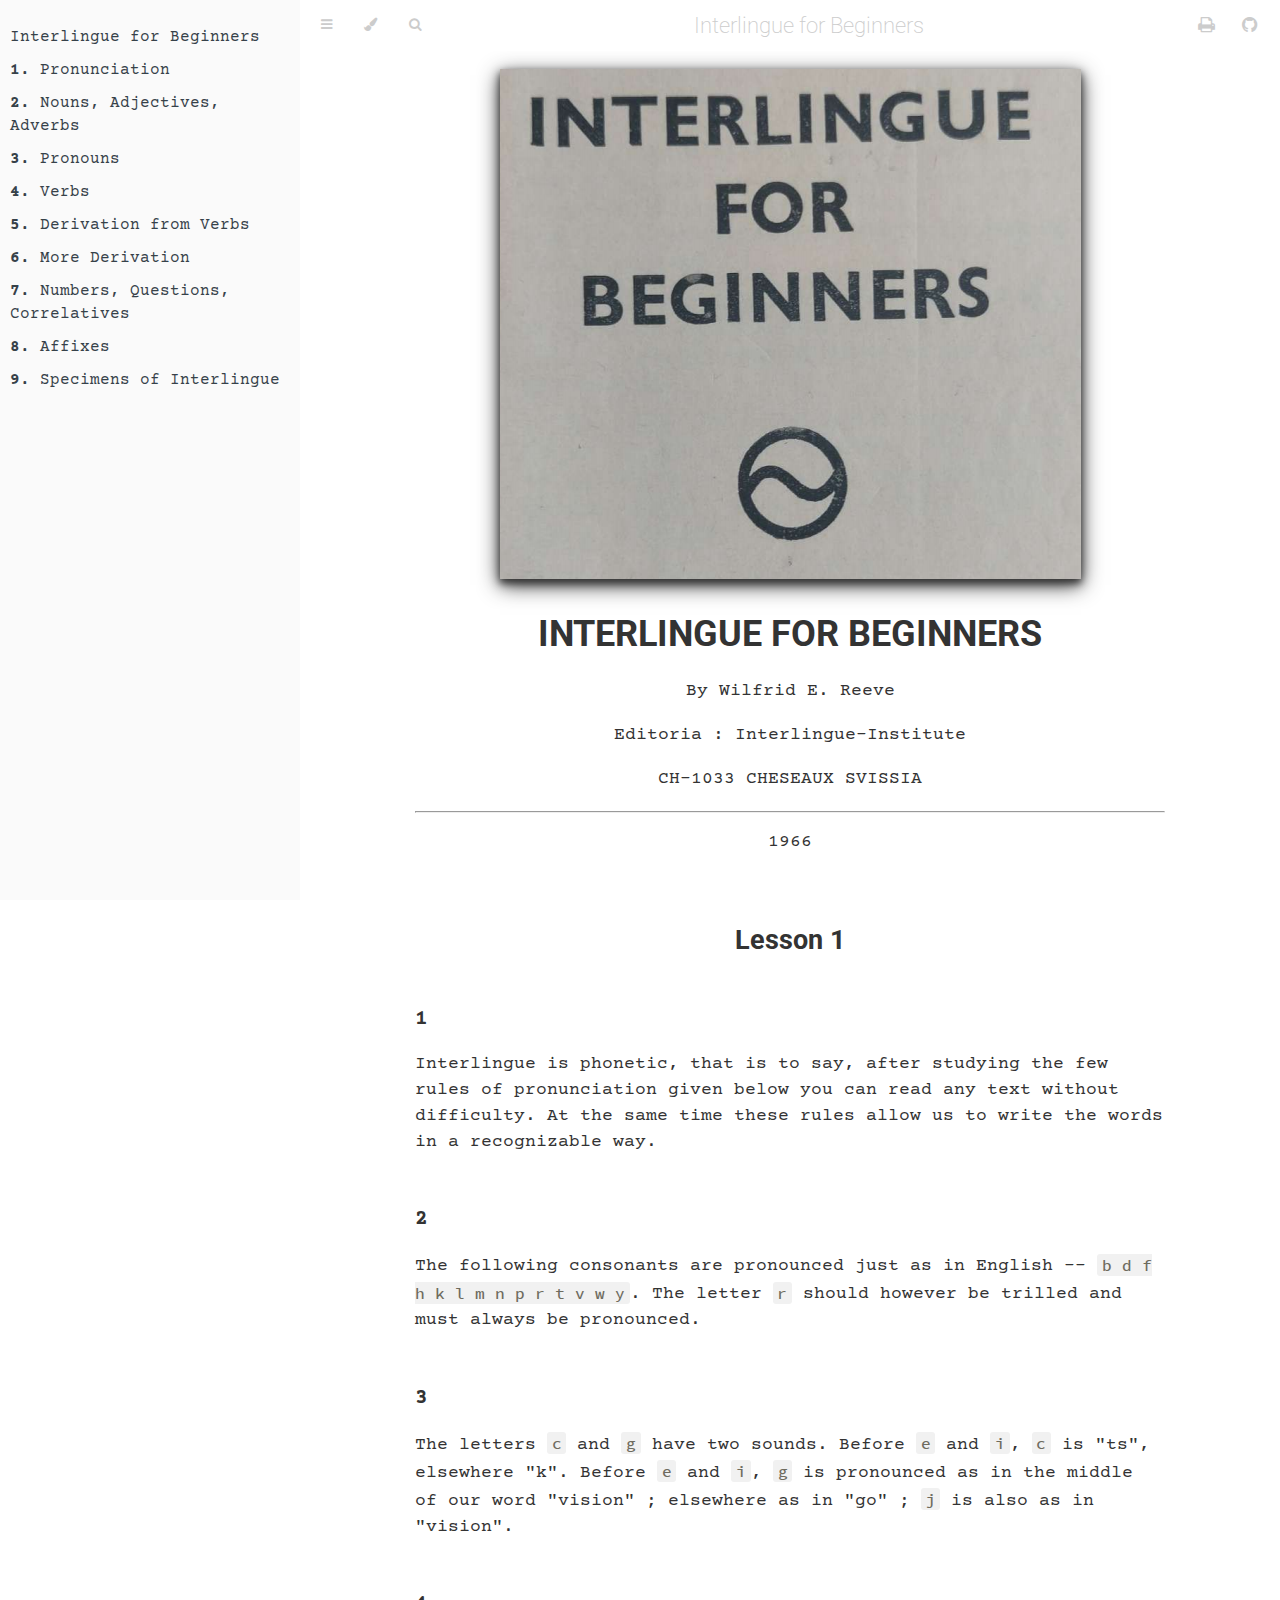
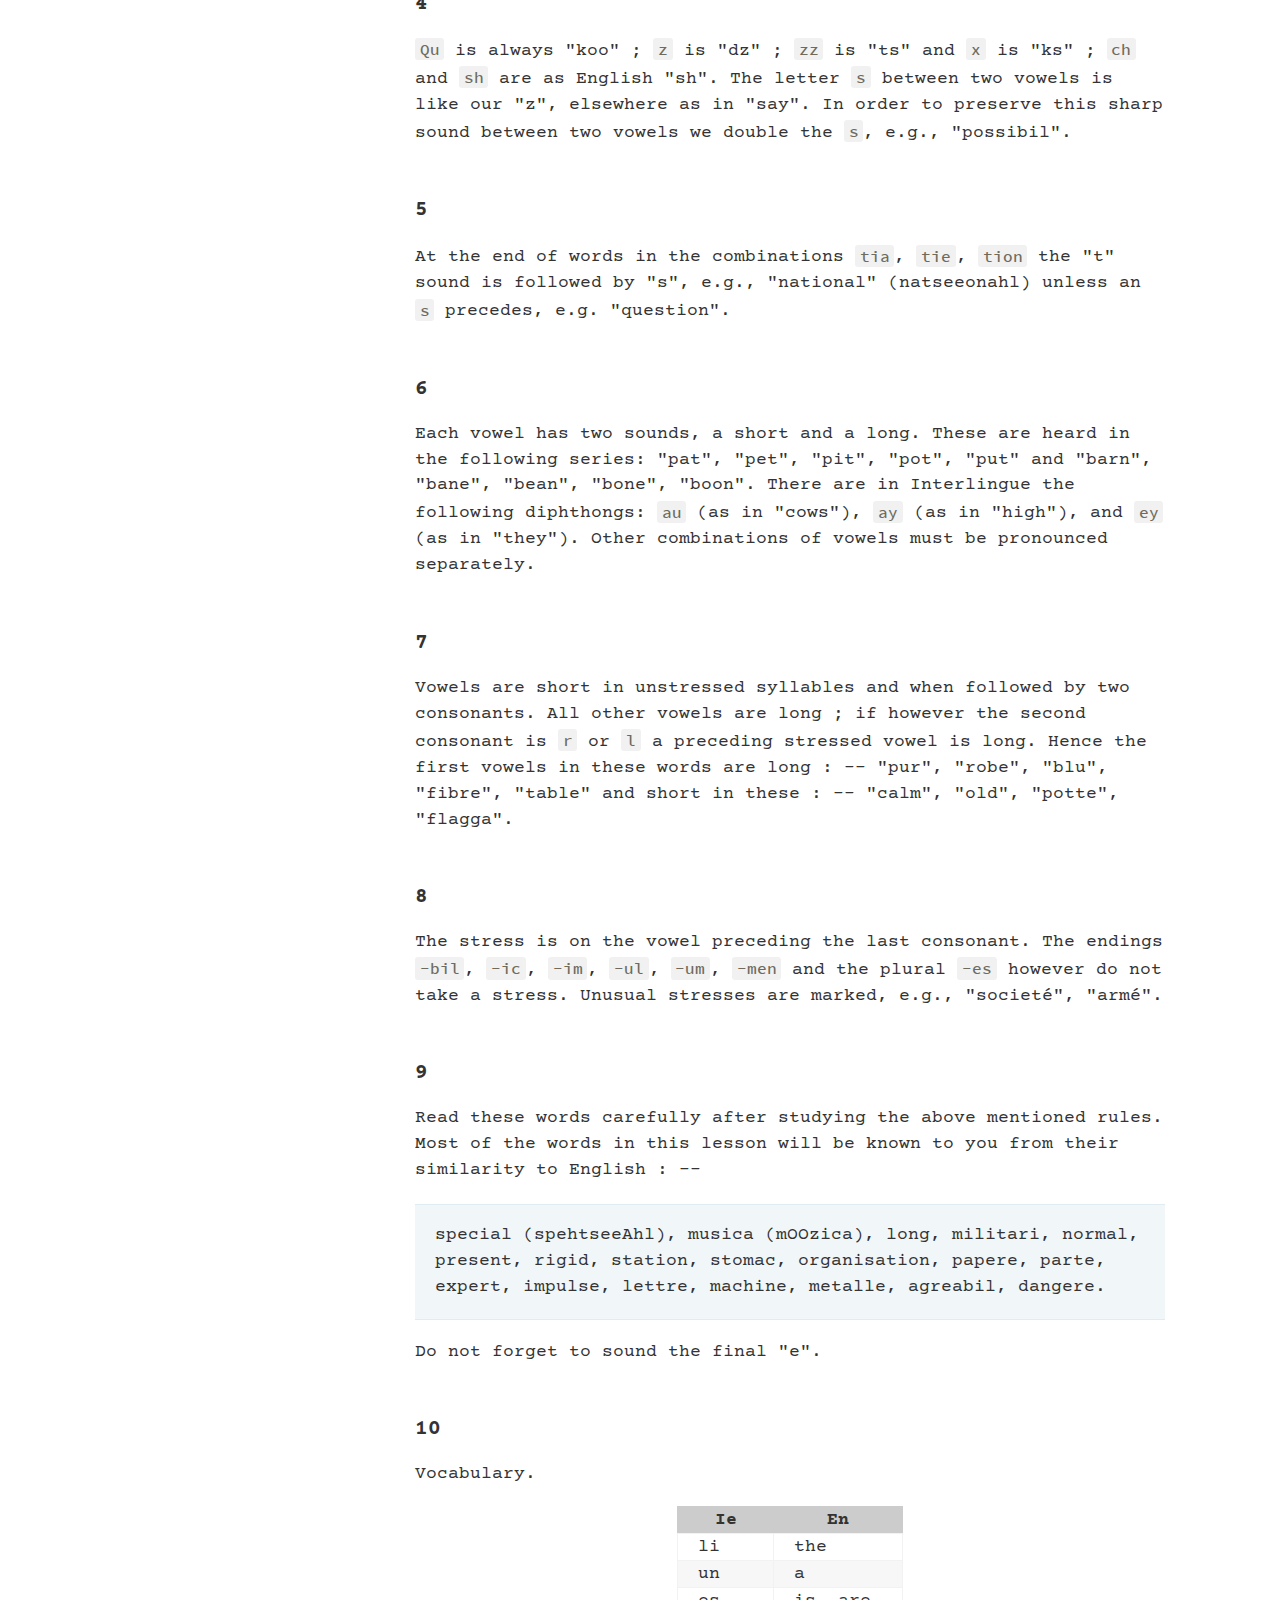
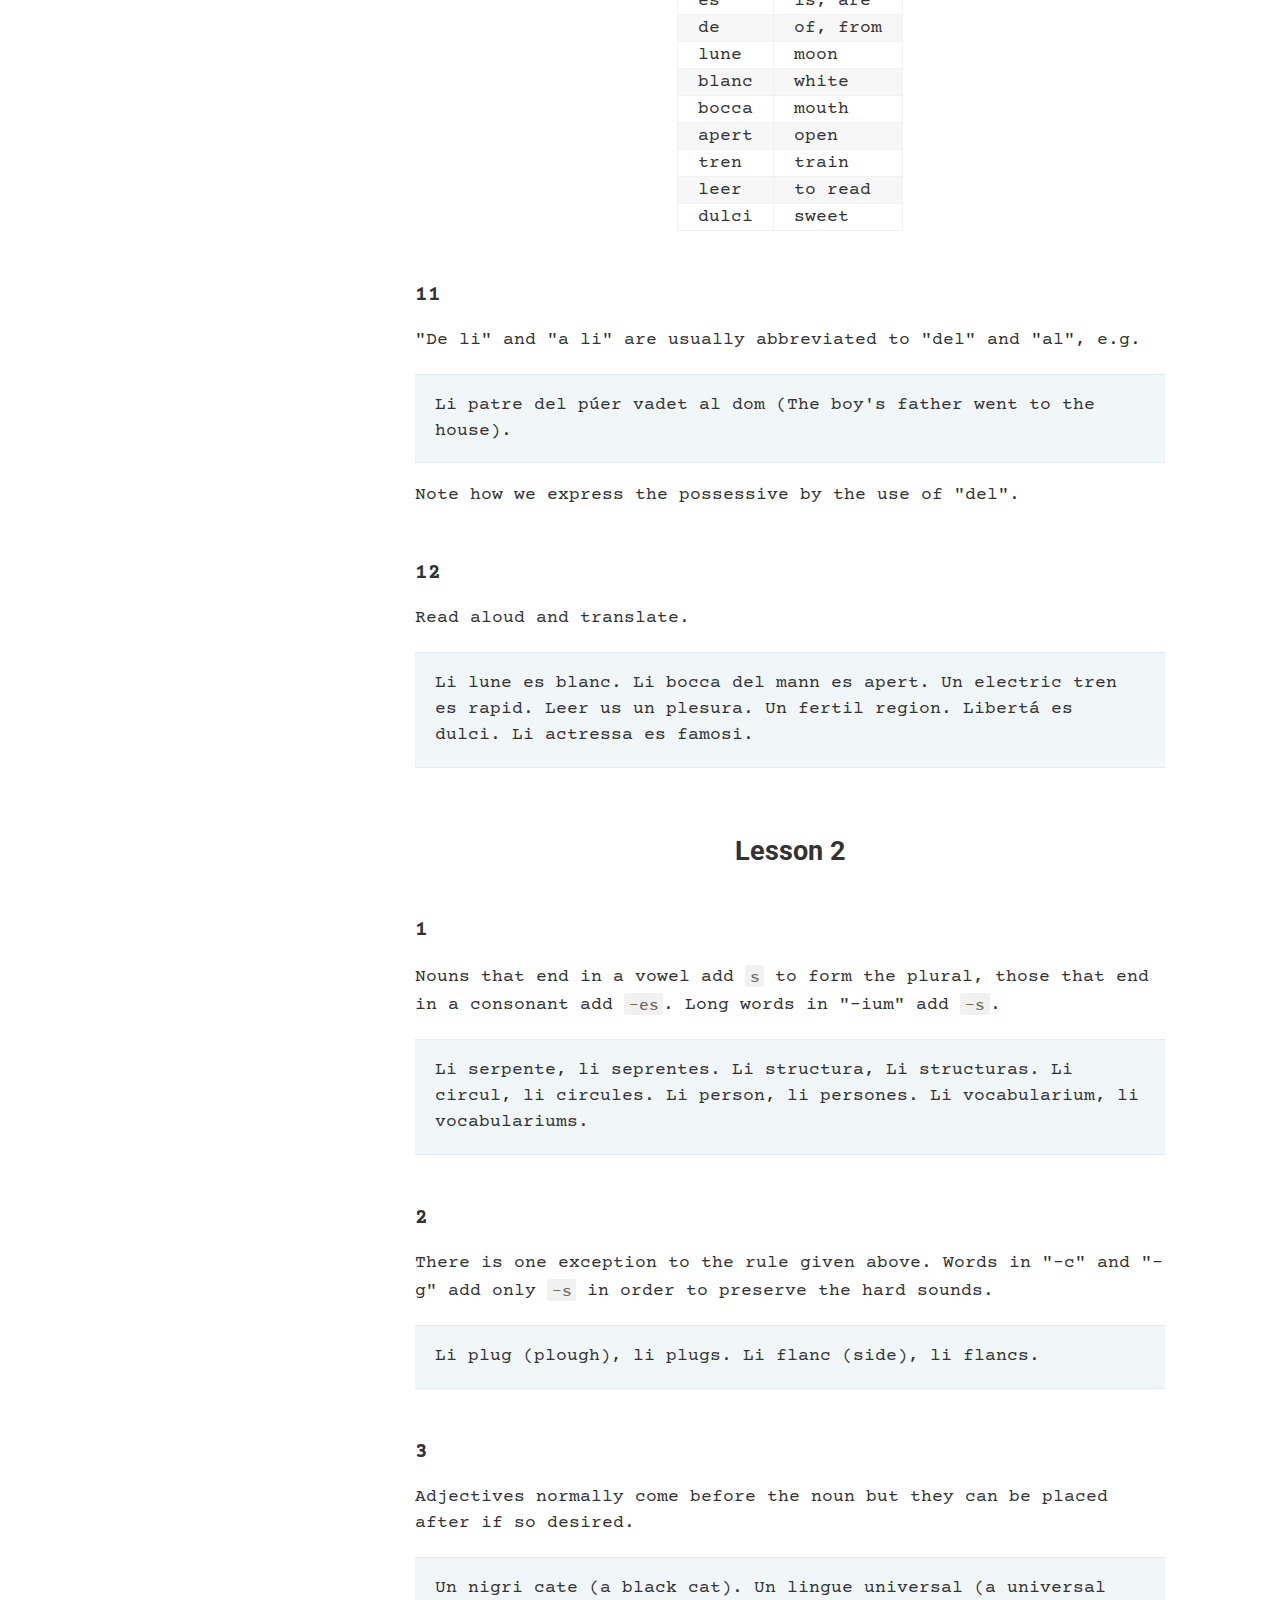
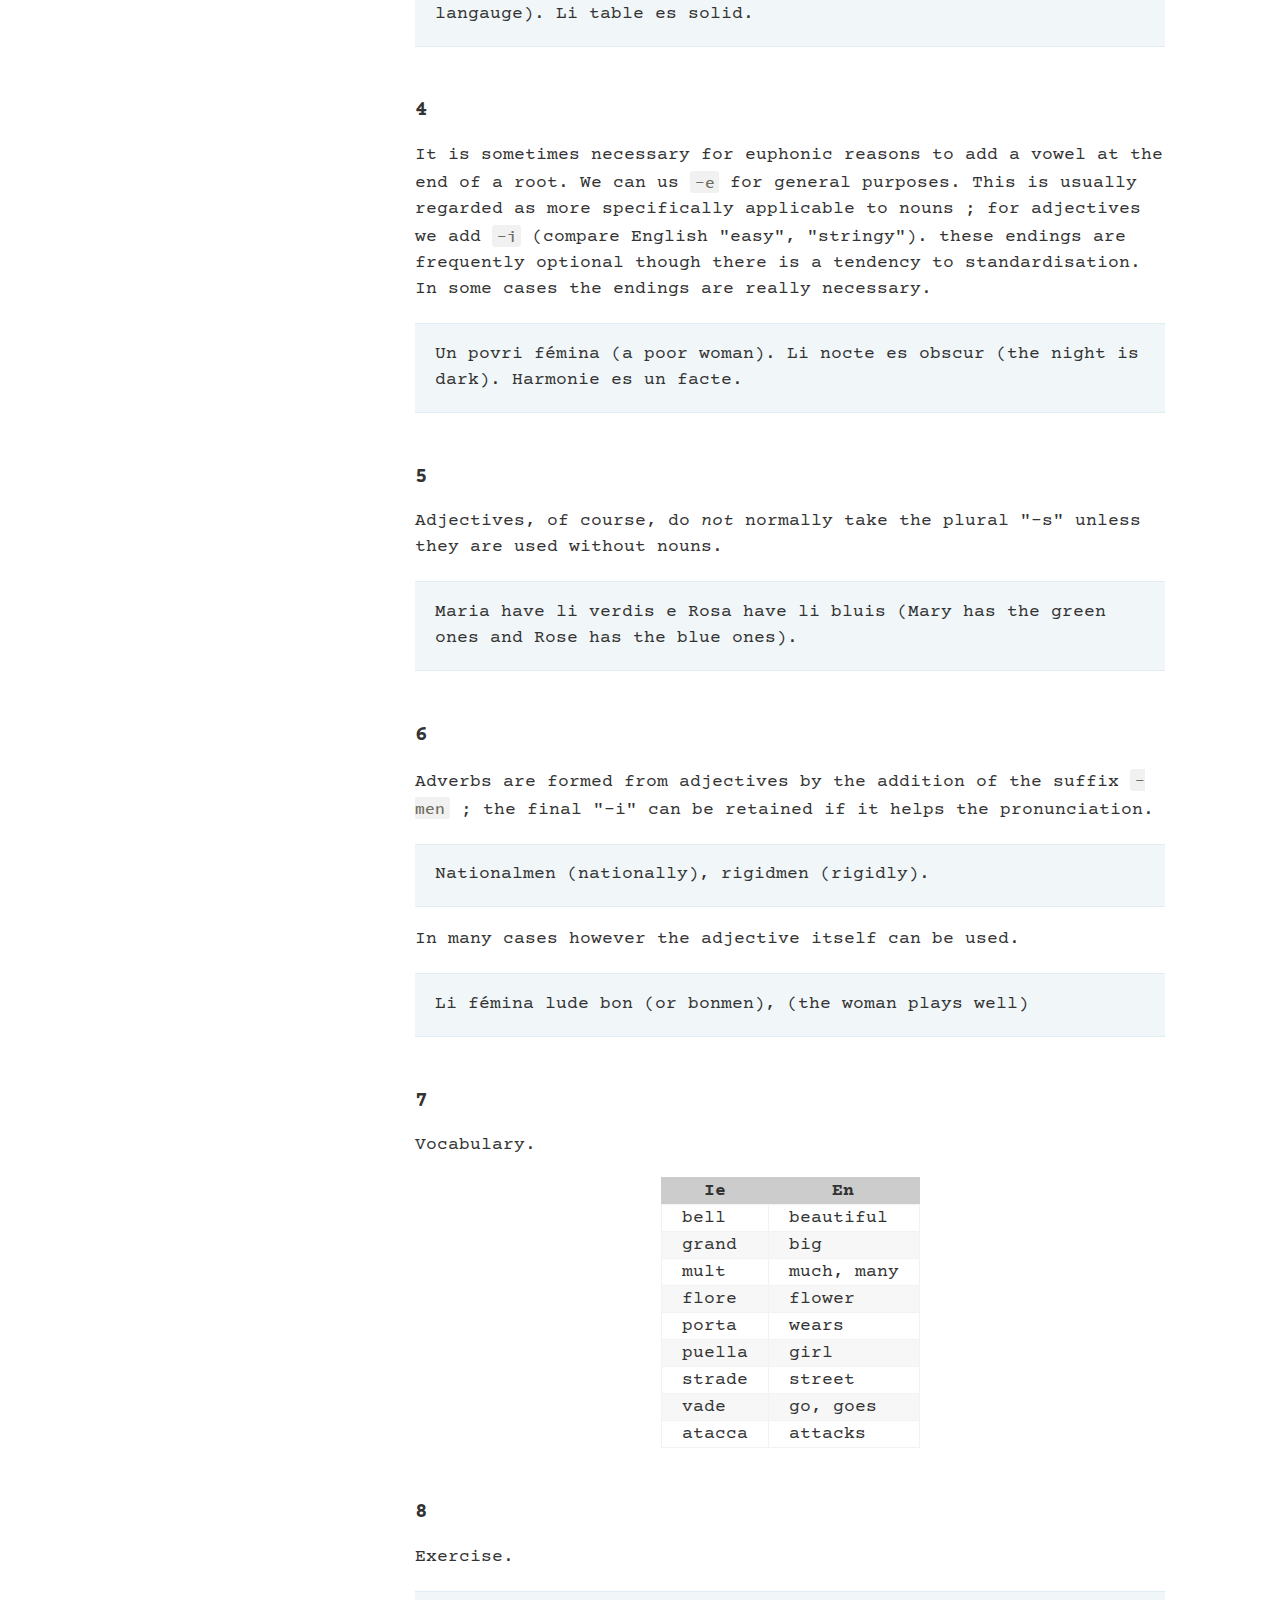
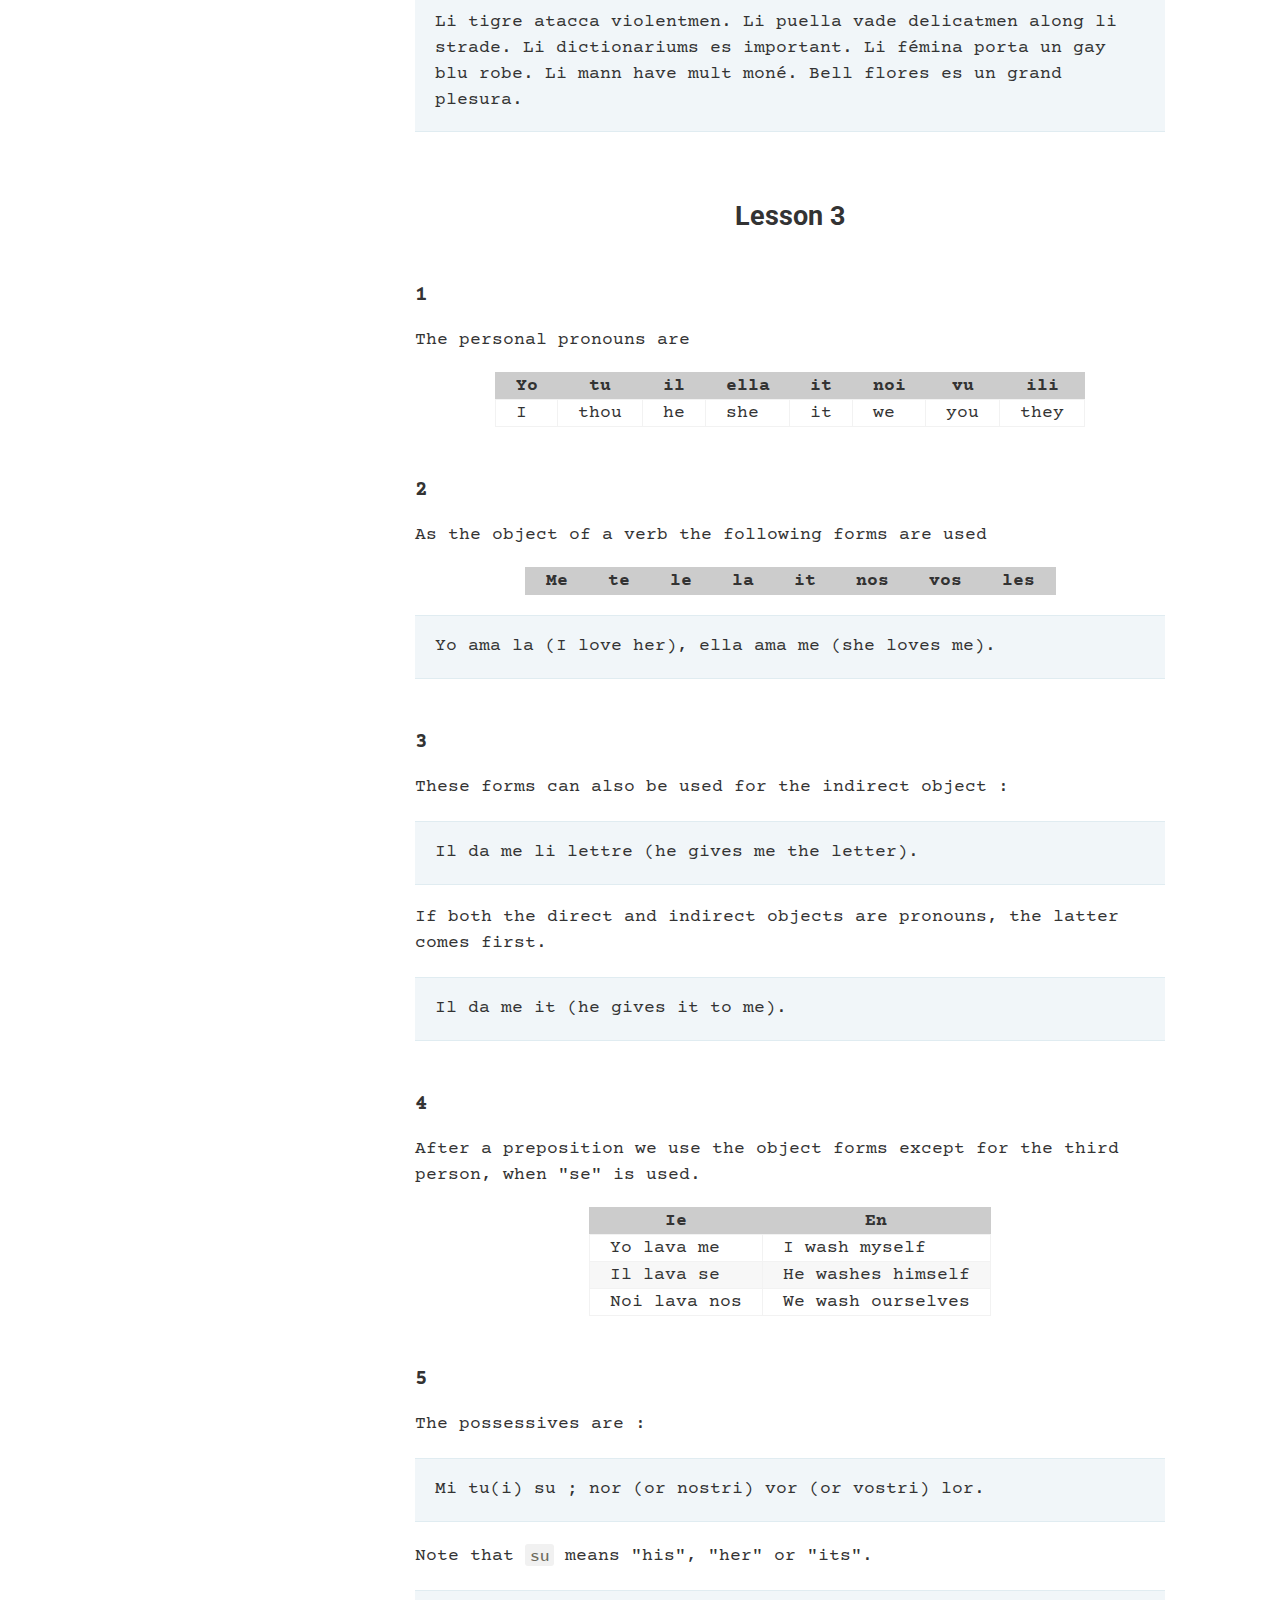
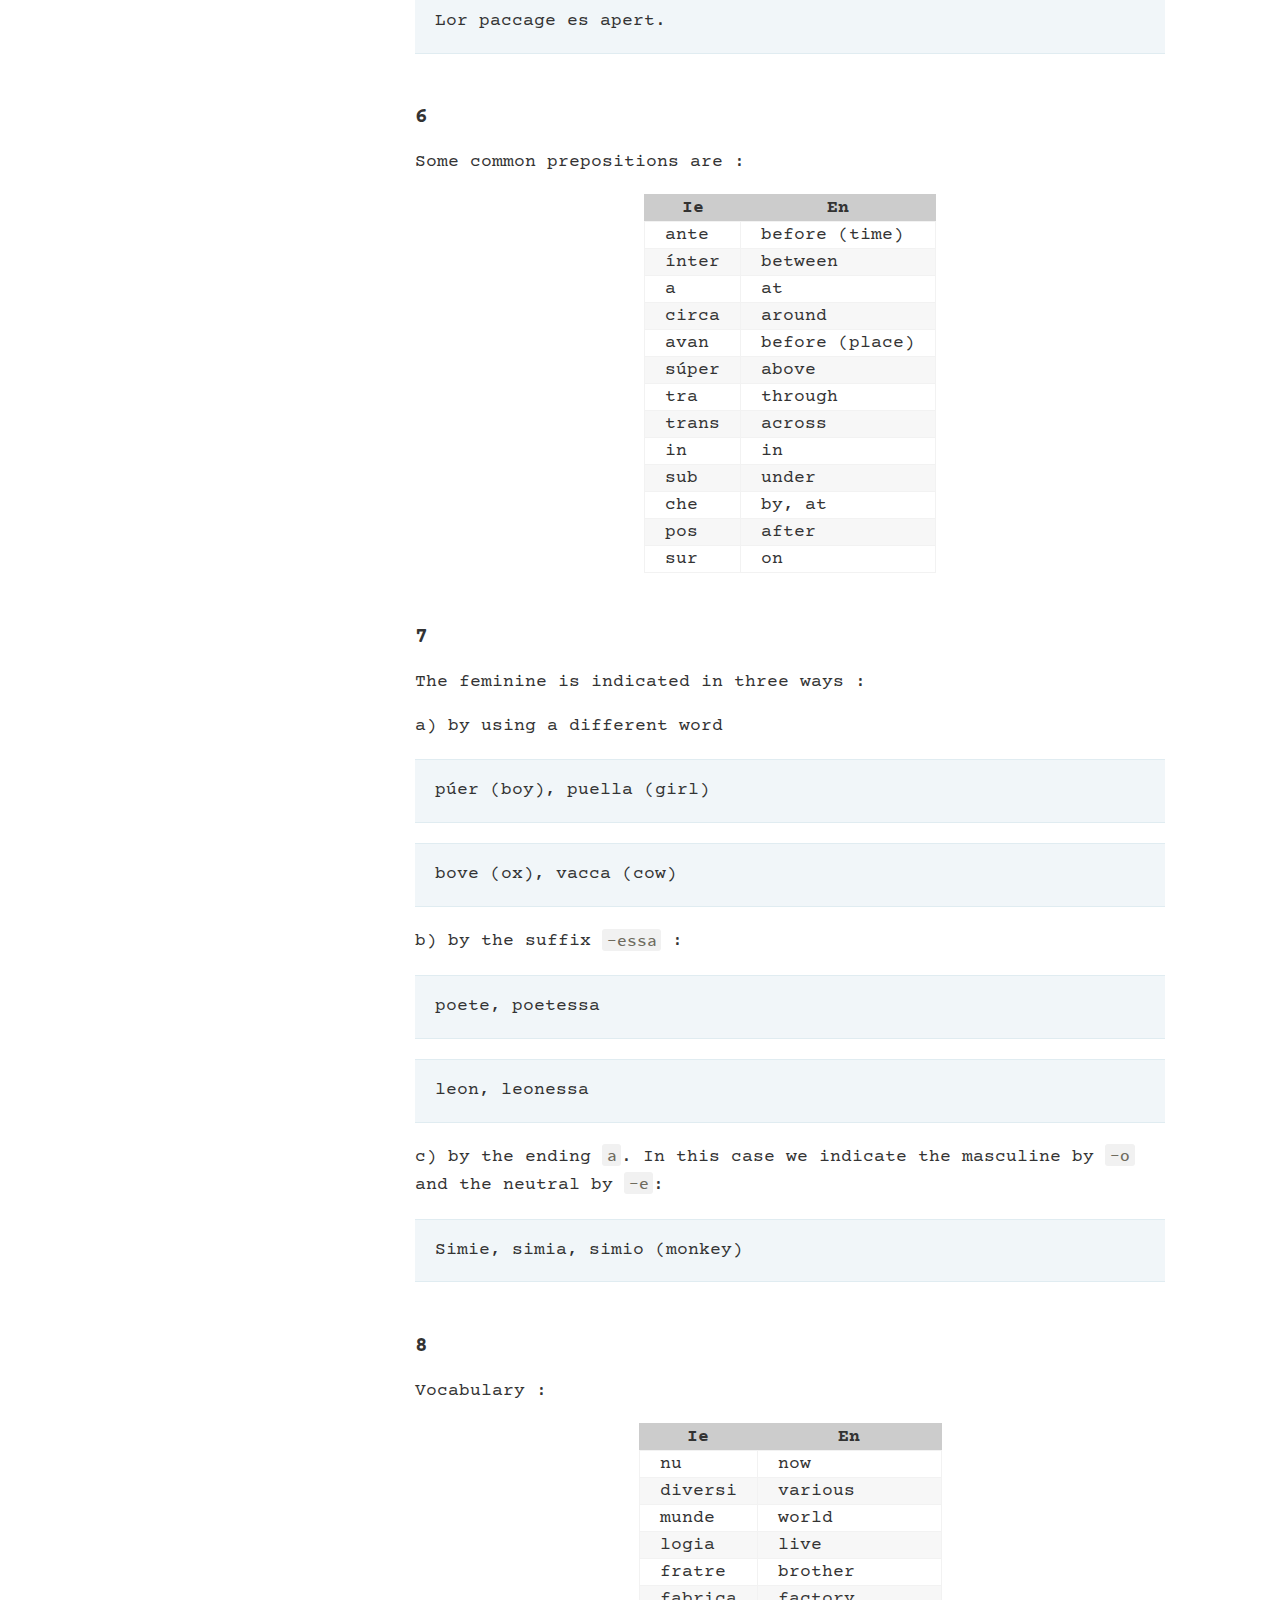
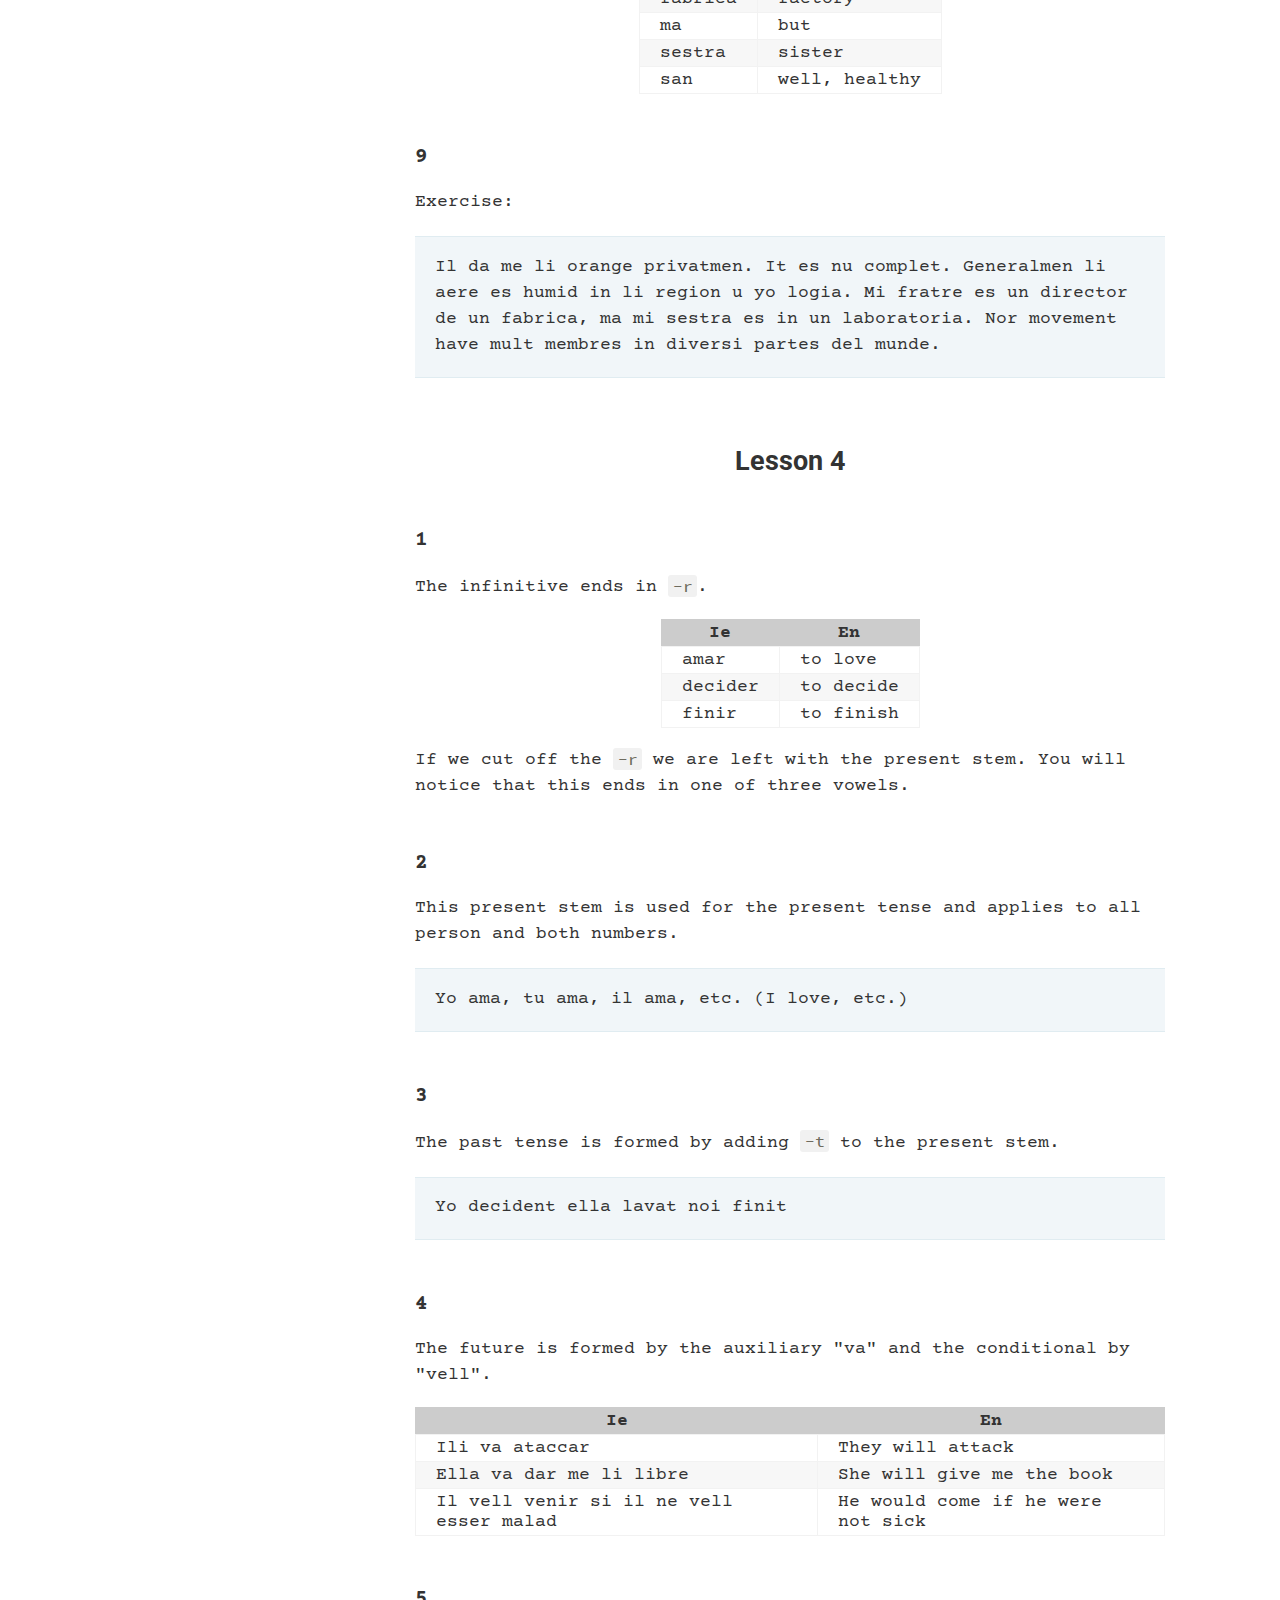
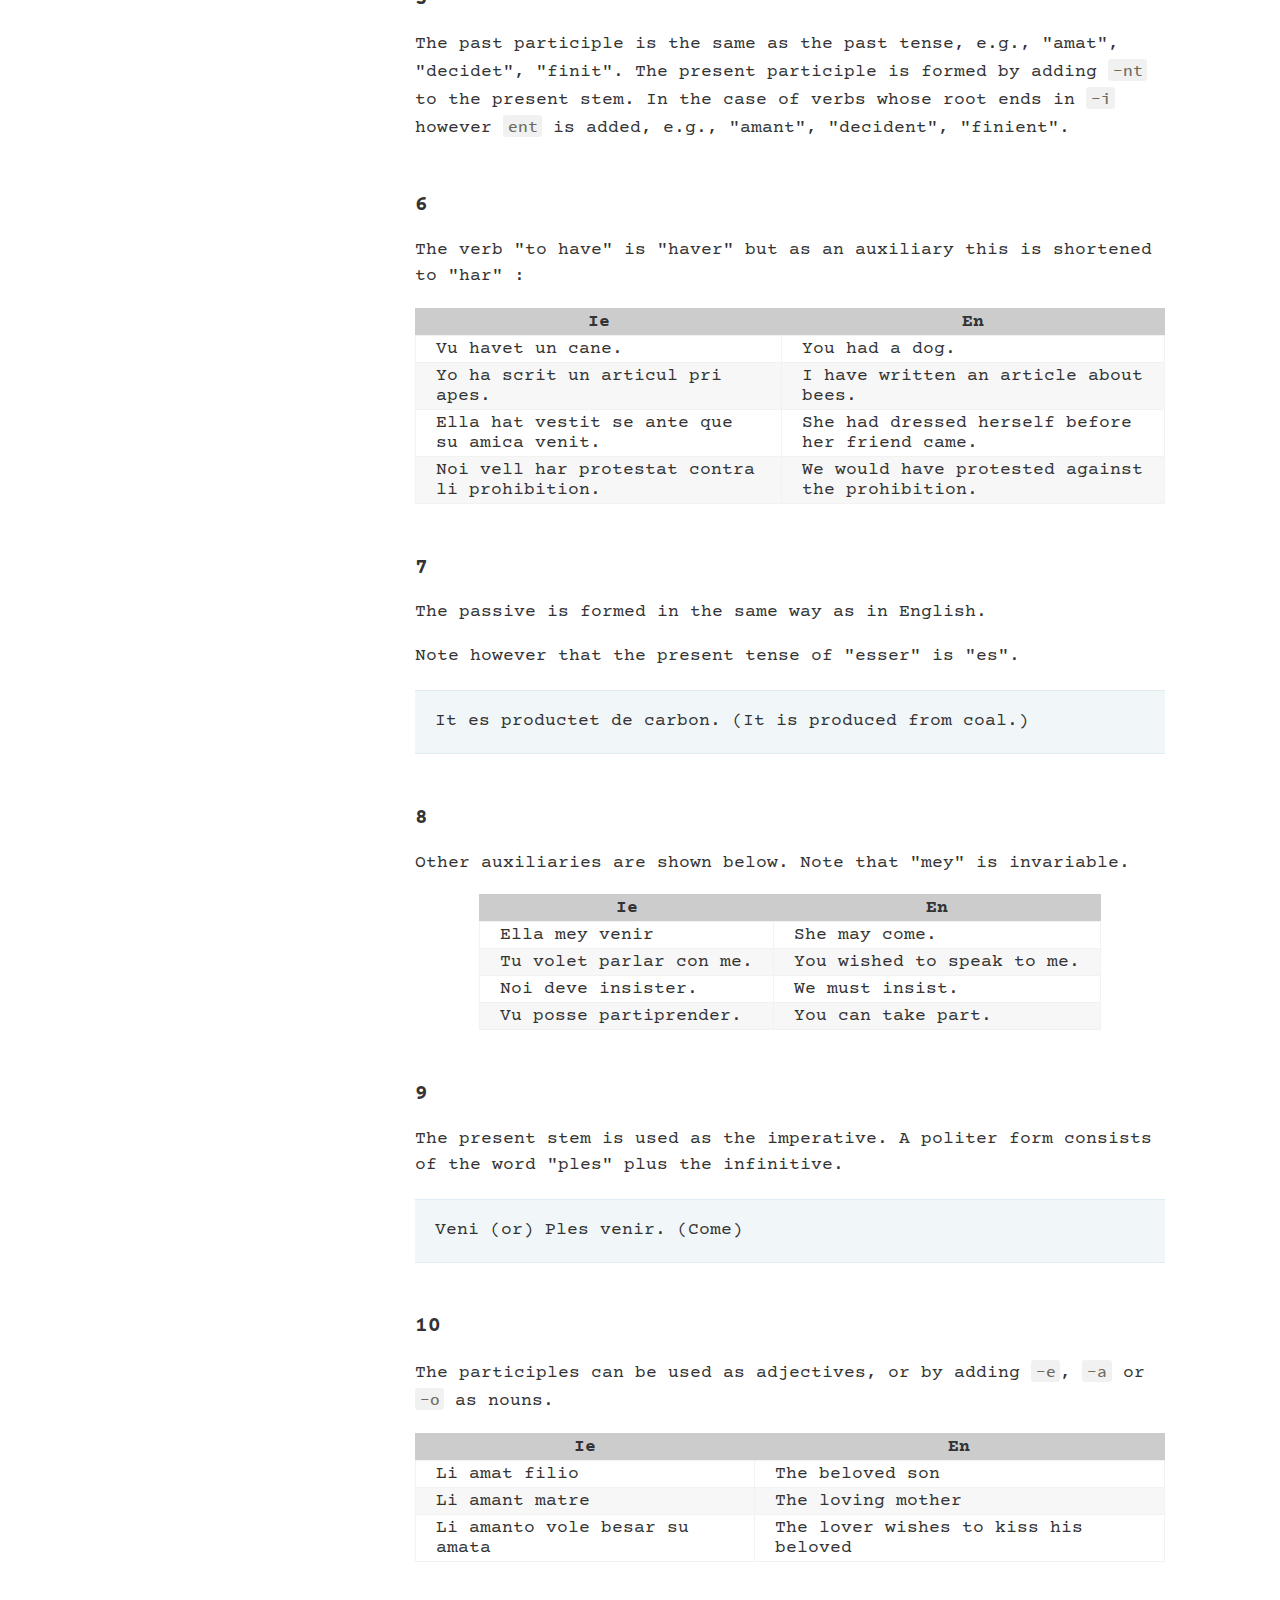
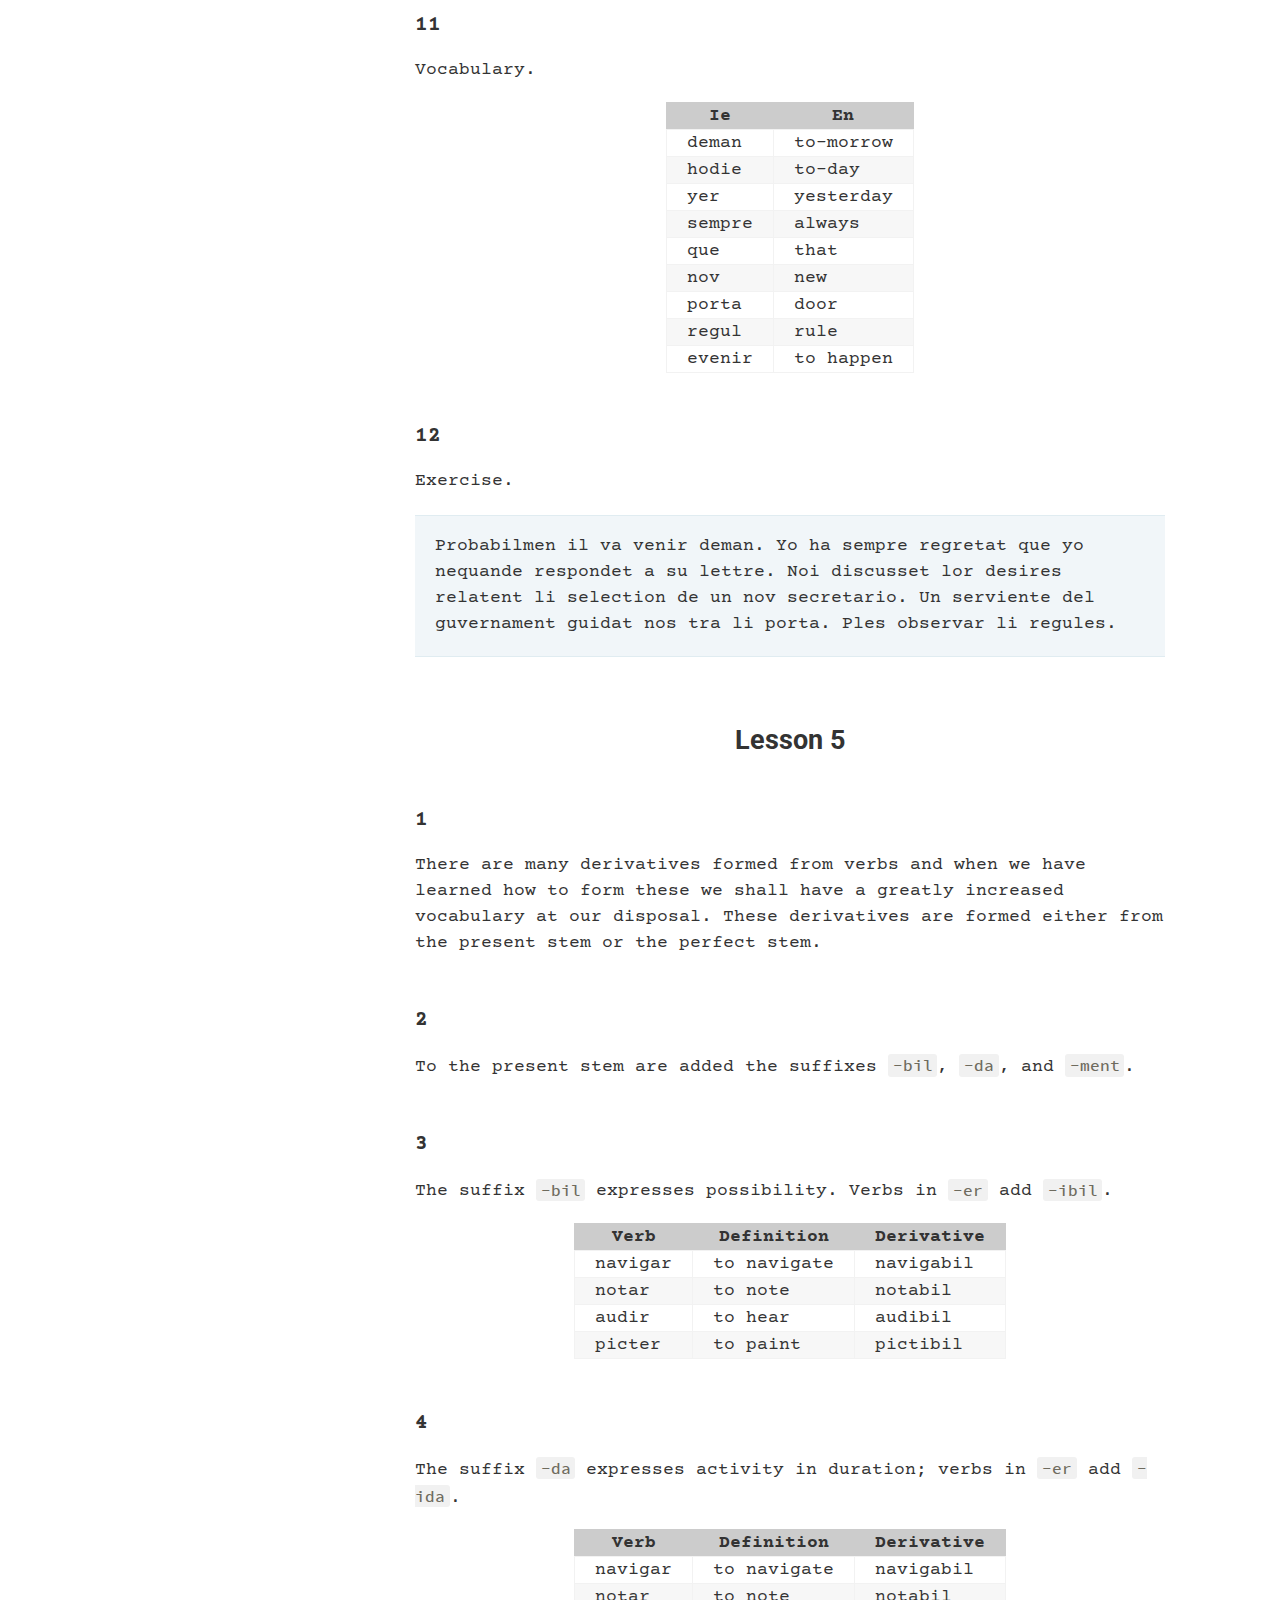
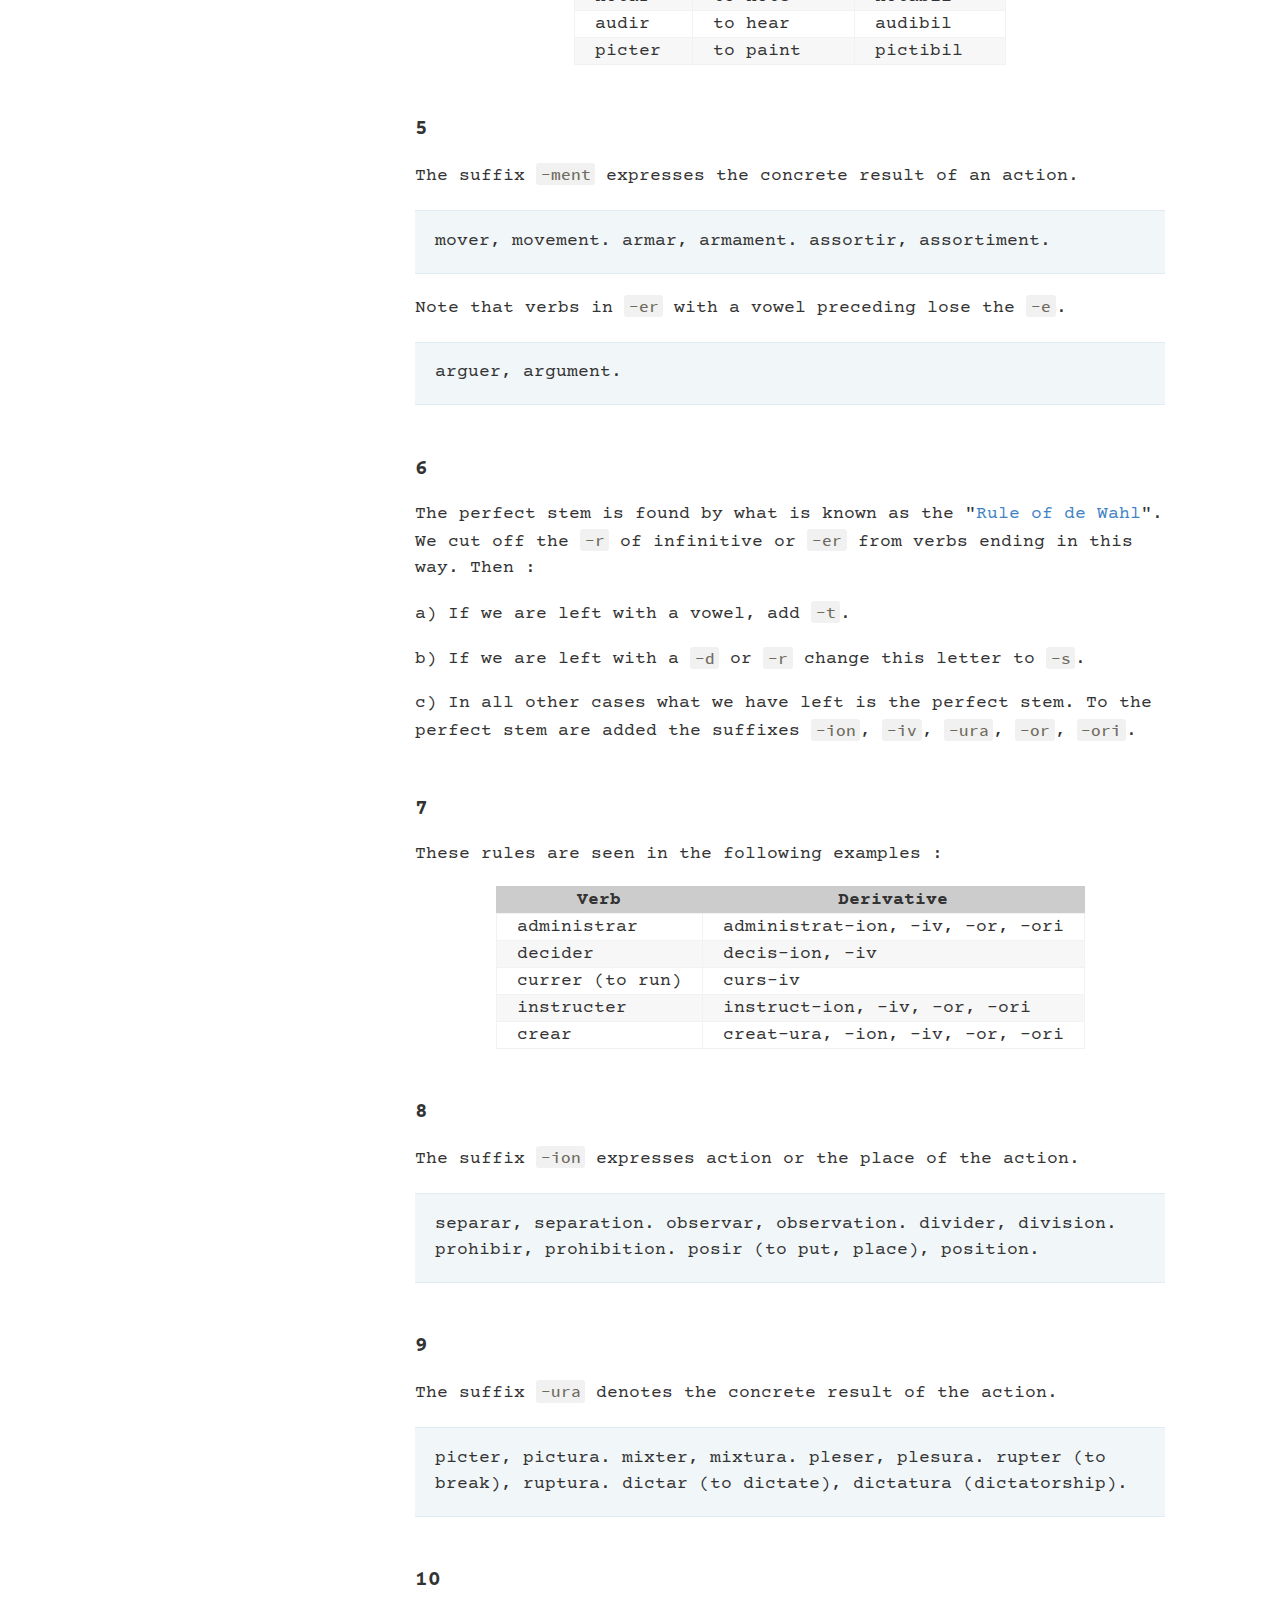
<file: docs/print.html>
<!DOCTYPE HTML>
<html lang="en" class="sidebar-visible no-js light">
    <head>
        <!-- Book generated using mdBook -->
        <meta charset="UTF-8">
        <title>Interlingue for Beginners</title>
        
        <meta name="robots" content="noindex" />
        
        


        <!-- Custom HTML head -->
        


        <meta content="text/html; charset=utf-8" http-equiv="Content-Type">
        <meta name="description" content="Interlingue course for English speakers.">
        <meta name="viewport" content="width=device-width, initial-scale=1">
        <meta name="theme-color" content="#ffffff" />

        
        <link rel="icon" href="favicon.svg">
        
        
        <link rel="shortcut icon" href="favicon.png">
        
        <link rel="stylesheet" href="css/variables.css">
        <link rel="stylesheet" href="css/general.css">
        <link rel="stylesheet" href="css/chrome.css">
        <link rel="stylesheet" href="css/print.css" media="print">

        <!-- Fonts -->
        <link rel="stylesheet" href="FontAwesome/css/font-awesome.css">
        
        <link rel="stylesheet" href="fonts/fonts.css">
        
        <link href="https://fonts.googleapis.com/css2?family=Courier+Prime:ital,wght@0,400;0,700;1,400;1,700&family=Roboto&display=swap" rel="stylesheet">
        <!-- Highlight.js Stylesheets -->
        <link rel="stylesheet" href="highlight.css">
        <link rel="stylesheet" href="tomorrow-night.css">
        <link rel="stylesheet" href="ayu-highlight.css">

        <!-- Custom theme stylesheets -->
        

        
    </head>
    <body>

        <!-- Provide site root to javascript -->
        <script type="text/javascript">
            var path_to_root = "";
            var default_theme = window.matchMedia("(prefers-color-scheme: dark)").matches ? "coal" : "light";
        </script>

        <!-- Work around some values being stored in localStorage wrapped in quotes -->
        <script type="text/javascript">
            try {
                var theme = localStorage.getItem('mdbook-theme');
                var sidebar = localStorage.getItem('mdbook-sidebar');

                if (theme.startsWith('"') && theme.endsWith('"')) {
                    localStorage.setItem('mdbook-theme', theme.slice(1, theme.length - 1));
                }

                if (sidebar.startsWith('"') && sidebar.endsWith('"')) {
                    localStorage.setItem('mdbook-sidebar', sidebar.slice(1, sidebar.length - 1));
                }
            } catch (e) { }
        </script>

        <!-- Set the theme before any content is loaded, prevents flash -->
        <script type="text/javascript">
            var theme;
            try { theme = localStorage.getItem('mdbook-theme'); } catch(e) { }
            if (theme === null || theme === undefined) { theme = default_theme; }
            var html = document.querySelector('html');
            html.classList.remove('no-js')
            html.classList.remove('light')
            html.classList.add(theme);
            html.classList.add('js');
        </script>

        <!-- Hide / unhide sidebar before it is displayed -->
        <script type="text/javascript">
            var html = document.querySelector('html');
            var sidebar = 'hidden';
            if (document.body.clientWidth >= 1080) {
                try { sidebar = localStorage.getItem('mdbook-sidebar'); } catch(e) { }
                sidebar = sidebar || 'visible';
            }
            html.classList.remove('sidebar-visible');
            html.classList.add("sidebar-" + sidebar);
        </script>

        <nav id="sidebar" class="sidebar" aria-label="Table of contents">
            <div class="sidebar-scrollbox">
                <ol class="chapter"><li class="chapter-item affix "><a href="index.html">Interlingue for Beginners</a></li><li class="chapter-item "><a href="1.html"><strong aria-hidden="true">1.</strong> Pronunciation</a></li><li class="chapter-item "><a href="2.html"><strong aria-hidden="true">2.</strong> Nouns, Adjectives, Adverbs</a></li><li class="chapter-item "><a href="3.html"><strong aria-hidden="true">3.</strong> Pronouns</a></li><li class="chapter-item "><a href="4.html"><strong aria-hidden="true">4.</strong> Verbs</a></li><li class="chapter-item "><a href="5.html"><strong aria-hidden="true">5.</strong> Derivation from Verbs</a></li><li class="chapter-item "><a href="6.html"><strong aria-hidden="true">6.</strong> More Derivation</a></li><li class="chapter-item "><a href="7.html"><strong aria-hidden="true">7.</strong> Numbers, Questions, Correlatives</a></li><li class="chapter-item "><a href="8.html"><strong aria-hidden="true">8.</strong> Affixes</a></li><li class="chapter-item "><a href="9.html"><strong aria-hidden="true">9.</strong> Specimens of Interlingue</a></li></ol>
            </div>
            <div id="sidebar-resize-handle" class="sidebar-resize-handle"></div>
        </nav>

        <div id="page-wrapper" class="page-wrapper">

            <div class="page">
                
                <div id="menu-bar-hover-placeholder"></div>
                <div id="menu-bar" class="menu-bar sticky bordered">
                    <div class="left-buttons">
                        <button id="sidebar-toggle" class="icon-button" type="button" title="Toggle Table of Contents" aria-label="Toggle Table of Contents" aria-controls="sidebar">
                            <i class="fa fa-bars"></i>
                        </button>
                        <button id="theme-toggle" class="icon-button" type="button" title="Change theme" aria-label="Change theme" aria-haspopup="true" aria-expanded="false" aria-controls="theme-list">
                            <i class="fa fa-paint-brush"></i>
                        </button>
                        <ul id="theme-list" class="theme-popup" aria-label="Themes" role="menu">
                            <li role="none"><button role="menuitem" class="theme" id="light">Light (default)</button></li>
                            <li role="none"><button role="menuitem" class="theme" id="rust">Rust</button></li>
                            <li role="none"><button role="menuitem" class="theme" id="coal">Coal</button></li>
                            <li role="none"><button role="menuitem" class="theme" id="navy">Navy</button></li>
                            <li role="none"><button role="menuitem" class="theme" id="ayu">Ayu</button></li>
                        </ul>
                        
                        <button id="search-toggle" class="icon-button" type="button" title="Search. (Shortkey: s)" aria-label="Toggle Searchbar" aria-expanded="false" aria-keyshortcuts="S" aria-controls="searchbar">
                            <i class="fa fa-search"></i>
                        </button>
                        
                    </div>

                    <h1 class="menu-title">Interlingue for Beginners</h1>

                    <div class="right-buttons">
                        <a href="print.html" title="Print this book" aria-label="Print this book">
                            <i id="print-button" class="fa fa-print"></i>
                        </a>
                        
                        <a href="https://github.com/occidental-lang/interlingue-for-beginners" title="Git repository" aria-label="Git repository">
                            <i id="git-repository-button" class="fa fa-github"></i>
                        </a>
                        
                    </div>
                </div>

                
                <div id="search-wrapper" class="hidden">
                    <form id="searchbar-outer" class="searchbar-outer">
                        <input type="search" name="search" id="searchbar" name="searchbar" placeholder="Search this book ..." aria-controls="searchresults-outer" aria-describedby="searchresults-header">
                    </form>
                    <div id="searchresults-outer" class="searchresults-outer hidden">
                        <div id="searchresults-header" class="searchresults-header"></div>
                        <ul id="searchresults">
                        </ul>
                    </div>
                </div>
                

                <!-- Apply ARIA attributes after the sidebar and the sidebar toggle button are added to the DOM -->
                <script type="text/javascript">
                    document.getElementById('sidebar-toggle').setAttribute('aria-expanded', sidebar === 'visible');
                    document.getElementById('sidebar').setAttribute('aria-hidden', sidebar !== 'visible');
                    Array.from(document.querySelectorAll('#sidebar a')).forEach(function(link) {
                        link.setAttribute('tabIndex', sidebar === 'visible' ? 0 : -1);
                    });
                </script>

                <div id="content" class="content">
                    <main>
                        <p style="text-align:center;"><img src="cover.png"></p>
<h1><a class="header" href="#interlingue-for-beginners" id="interlingue-for-beginners">INTERLINGUE FOR BEGINNERS</a></h1>
<p style="text-align:center;">By Wilfrid E. Reeve</p>
<p style="text-align:center;">Editoria : Interlingue-Institute</p>
<p style="text-align:center;">CH-1033 CHESEAUX SVISSIA</p>
<hr />
<p style="text-align:center;">1966</p><h2><a class="header" href="#lesson-1" id="lesson-1">Lesson 1</a></h2>
<h3><a class="header" href="#1" id="1">1</a></h3>
<p>Interlingue is phonetic, that is to say, after studying the few rules of pronunciation given below you can read any text without difficulty. At the same time these rules allow us to write the words in a recognizable way.</p>
<h3><a class="header" href="#2" id="2">2</a></h3>
<p>The following consonants are pronounced just as in English -- <code>b d f h k l m n p r t v w y</code>. The letter <code>r</code> should however be trilled and must always be pronounced.</p>
<h3><a class="header" href="#3" id="3">3</a></h3>
<p>The letters <code>c</code> and <code>g</code> have two sounds. Before <code>e</code> and <code>i</code>, <code>c</code> is &quot;ts&quot;, elsewhere &quot;k&quot;. Before <code>e</code> and <code>i</code>, <code>g</code> is pronounced as in the middle of our word &quot;vision&quot; ; elsewhere as in &quot;go&quot; ; <code>j</code> is also as in &quot;vision&quot;.</p>
<h3><a class="header" href="#4" id="4">4</a></h3>
<p><code>Qu</code> is always &quot;koo&quot; ; <code>z</code> is &quot;dz&quot; ; <code>zz</code> is &quot;ts&quot; and <code>x</code> is &quot;ks&quot; ; <code>ch</code> and <code>sh</code> are as English &quot;sh&quot;. The letter <code>s</code> between two vowels is like our &quot;z&quot;, elsewhere as in &quot;say&quot;. In order to preserve this sharp sound between two vowels we double the <code>s</code>, e.g., &quot;possibil&quot;.</p>
<h3><a class="header" href="#5" id="5">5</a></h3>
<p>At the end of words in the combinations <code>tia</code>, <code>tie</code>, <code>tion</code> the &quot;t&quot; sound is followed by &quot;s&quot;, e.g., &quot;national&quot; (natseeonahl) unless an <code>s</code> precedes, e.g. &quot;question&quot;.</p>
<h3><a class="header" href="#6" id="6">6</a></h3>
<p>Each vowel has two sounds, a short and a long. These are heard in the following series: &quot;pat&quot;, &quot;pet&quot;, &quot;pit&quot;, &quot;pot&quot;, &quot;put&quot; and &quot;barn&quot;, &quot;bane&quot;, &quot;bean&quot;, &quot;bone&quot;, &quot;boon&quot;. There are in Interlingue the following diphthongs: <code>au</code> (as in &quot;cows&quot;), <code>ay</code> (as in &quot;high&quot;), and <code>ey</code> (as in &quot;they&quot;). Other combinations of vowels must be pronounced separately.</p>
<h3><a class="header" href="#7" id="7">7</a></h3>
<p>Vowels are short in unstressed syllables and when followed by two consonants. All other vowels are long ; if however the second consonant is <code>r</code> or <code>l</code> a preceding stressed vowel is long. Hence the first vowels in these words are long : -- &quot;pur&quot;, &quot;robe&quot;, &quot;blu&quot;, &quot;fibre&quot;, &quot;table&quot; and short in these : -- &quot;calm&quot;, &quot;old&quot;, &quot;potte&quot;, &quot;flagga&quot;.</p>
<h3><a class="header" href="#8" id="8">8</a></h3>
<p>The stress is on the vowel preceding the last consonant. The endings <code>-bil</code>, <code>-ic</code>, <code>-im</code>, <code>-ul</code>, <code>-um</code>, <code>-men</code> and the plural <code>-es</code> however do not take a stress. Unusual stresses are marked, e.g., &quot;societé&quot;, &quot;armé&quot;.</p>
<h3><a class="header" href="#9" id="9">9</a></h3>
<p>Read these words carefully after studying the above mentioned rules. Most of the words in this lesson will be known to you from their similarity to English : --</p>
<blockquote>
<p>special (spehtseeAhl), musica (mOOzica), long, militari, normal, present, rigid, station, stomac, organisation, papere, parte, expert, impulse, lettre, machine, metalle, agreabil, dangere.</p>
</blockquote>
<p>Do not forget to sound the final &quot;e&quot;.</p>
<h3><a class="header" href="#10" id="10">10</a></h3>
<p>Vocabulary.</p>
<table><thead><tr><th>Ie</th><th>En</th></tr></thead><tbody>
<tr><td>li</td><td>the</td></tr>
<tr><td>un</td><td>a</td></tr>
<tr><td>es</td><td>is, are</td></tr>
<tr><td>de</td><td>of, from</td></tr>
<tr><td>lune</td><td>moon</td></tr>
<tr><td>blanc</td><td>white</td></tr>
<tr><td>bocca</td><td>mouth</td></tr>
<tr><td>apert</td><td>open</td></tr>
<tr><td>tren</td><td>train</td></tr>
<tr><td>leer</td><td>to read</td></tr>
<tr><td>dulci</td><td>sweet</td></tr>
</tbody></table>
<h3><a class="header" href="#11" id="11">11</a></h3>
<p>&quot;De li&quot; and &quot;a li&quot; are usually abbreviated to &quot;del&quot; and &quot;al&quot;, e.g.</p>
<blockquote>
<p>Li patre del púer vadet al dom (The boy's father went to the house).</p>
</blockquote>
<p>Note how we express the possessive by the use of &quot;del&quot;.</p>
<h3><a class="header" href="#12" id="12">12</a></h3>
<p>Read aloud and translate.</p>
<blockquote>
<p>Li lune es blanc. Li bocca del mann es apert. Un electric tren es rapid. Leer us un plesura. Un fertil region. Libertá es dulci. Li actressa es famosi.</p>
</blockquote>
<h2><a class="header" href="#lesson-2" id="lesson-2">Lesson 2</a></h2>
<h3><a class="header" href="#1-1" id="1-1">1</a></h3>
<p>Nouns that end in a vowel add <code>s</code> to form the plural, those that end in a consonant add <code>-es</code>. Long words in &quot;-ium&quot; add <code>-s</code>.</p>
<blockquote>
<p>Li serpente, li seprentes. Li structura, Li structuras. Li circul, li circules. Li person, li persones. Li vocabularium, li vocabulariums.</p>
</blockquote>
<h3><a class="header" href="#2-1" id="2-1">2</a></h3>
<p>There is one exception to the rule given above. Words in &quot;-c&quot; and &quot;-g&quot; add only <code>-s</code> in order to preserve the hard sounds.</p>
<blockquote>
<p>Li plug (plough), li plugs. Li flanc (side), li flancs.</p>
</blockquote>
<h3><a class="header" href="#3-1" id="3-1">3</a></h3>
<p>Adjectives normally come before the noun but they can be placed after if so desired.</p>
<blockquote>
<p>Un nigri cate (a black cat).
Un lingue universal (a universal langauge).
Li table es solid.</p>
</blockquote>
<h3><a class="header" href="#4-1" id="4-1">4</a></h3>
<p>It is sometimes necessary for euphonic reasons to add a vowel at the end of a root. We can us <code>-e</code> for general purposes. This is usually regarded as more specifically applicable to nouns ; for adjectives we add <code>-i</code> (compare English &quot;easy&quot;, &quot;stringy&quot;). these endings are frequently optional though there is a tendency to standardisation. In some cases the endings are really necessary.</p>
<blockquote>
<p>Un povri fémina (a poor woman).
Li nocte es obscur (the night is dark).
Harmonie es un facte.</p>
</blockquote>
<h3><a class="header" href="#5-1" id="5-1">5</a></h3>
<p>Adjectives, of course, do <em>not</em> normally take the plural &quot;-s&quot; unless they are used without nouns.</p>
<blockquote>
<p>Maria have li verdis e Rosa have li bluis (Mary has the green ones and Rose has the blue ones).</p>
</blockquote>
<h3><a class="header" href="#6-1" id="6-1">6</a></h3>
<p>Adverbs are formed from adjectives by the addition of the suffix <code>-men</code> ; the final &quot;-i&quot; can be retained if it helps the pronunciation.</p>
<blockquote>
<p>Nationalmen (nationally), rigidmen (rigidly).</p>
</blockquote>
<p>In many cases however the adjective itself can be used.</p>
<blockquote>
<p>Li fémina lude bon (or bonmen), (the woman plays well)</p>
</blockquote>
<h3><a class="header" href="#7-1" id="7-1">7</a></h3>
<p>Vocabulary.</p>
<table><thead><tr><th>Ie</th><th>En</th></tr></thead><tbody>
<tr><td>bell</td><td>beautiful</td></tr>
<tr><td>grand</td><td>big</td></tr>
<tr><td>mult</td><td>much, many</td></tr>
<tr><td>flore</td><td>flower</td></tr>
<tr><td>porta</td><td>wears</td></tr>
<tr><td>puella</td><td>girl</td></tr>
<tr><td>strade</td><td>street</td></tr>
<tr><td>vade</td><td>go, goes</td></tr>
<tr><td>atacca</td><td>attacks</td></tr>
</tbody></table>
<h3><a class="header" href="#8-1" id="8-1">8</a></h3>
<p>Exercise.</p>
<blockquote>
<p>Li tigre atacca violentmen. Li puella vade delicatmen along li strade. Li dictionariums es important. Li fémina porta un gay blu robe. Li mann have mult moné. Bell flores es un grand plesura.</p>
</blockquote>
<h2><a class="header" href="#lesson-3" id="lesson-3">Lesson 3</a></h2>
<h3><a class="header" href="#1-2" id="1-2">1</a></h3>
<p>The personal pronouns are</p>
<table><thead><tr><th>Yo</th><th>tu</th><th>il</th><th>ella</th><th>it</th><th>noi</th><th>vu</th><th>ili</th></tr></thead><tbody>
<tr><td>I</td><td>thou</td><td>he</td><td>she</td><td>it</td><td>we</td><td>you</td><td>they</td></tr>
</tbody></table>
<h3><a class="header" href="#2-2" id="2-2">2</a></h3>
<p>As the object of a verb the following forms are used</p>
<table><thead><tr><th>Me</th><th>te</th><th>le</th><th>la</th><th>it</th><th>nos</th><th>vos</th><th>les</th></tr></thead><tbody>
</tbody></table>
<blockquote>
<p>Yo ama la (I love her), ella ama me (she loves me).</p>
</blockquote>
<h3><a class="header" href="#3-2" id="3-2">3</a></h3>
<p>These forms can also be used for the indirect object :</p>
<blockquote>
<p>Il da me li lettre (he gives me the letter).</p>
</blockquote>
<p>If both the direct and indirect objects are pronouns, the latter comes first.</p>
<blockquote>
<p>Il da me it (he gives it to me).</p>
</blockquote>
<h3><a class="header" href="#4-2" id="4-2">4</a></h3>
<p>After a preposition we use the object forms except for the third person, when &quot;se&quot; is used.</p>
<table><thead><tr><th>Ie</th><th>En</th></tr></thead><tbody>
<tr><td>Yo lava me</td><td>I wash myself</td></tr>
<tr><td>Il lava se</td><td>He washes himself</td></tr>
<tr><td>Noi lava nos</td><td>We wash ourselves</td></tr>
</tbody></table>
<h3><a class="header" href="#5-2" id="5-2">5</a></h3>
<p>The possessives are :</p>
<blockquote>
<p>Mi tu(i) su ; nor (or nostri) vor (or vostri) lor.</p>
</blockquote>
<p>Note that <code>su</code> means &quot;his&quot;, &quot;her&quot; or &quot;its&quot;.</p>
<blockquote>
<p>Lor paccage es apert.</p>
</blockquote>
<h3><a class="header" href="#6-2" id="6-2">6</a></h3>
<p>Some common prepositions are :</p>
<table><thead><tr><th>Ie</th><th>En</th></tr></thead><tbody>
<tr><td>ante</td><td>before (time)</td></tr>
<tr><td>ínter</td><td>between</td></tr>
<tr><td>a</td><td>at</td></tr>
<tr><td>circa</td><td>around</td></tr>
<tr><td>avan</td><td>before (place)</td></tr>
<tr><td>súper</td><td>above</td></tr>
<tr><td>tra</td><td>through</td></tr>
<tr><td>trans</td><td>across</td></tr>
<tr><td>in</td><td>in</td></tr>
<tr><td>sub</td><td>under</td></tr>
<tr><td>che</td><td>by, at</td></tr>
<tr><td>pos</td><td>after</td></tr>
<tr><td>sur</td><td>on</td></tr>
</tbody></table>
<h3><a class="header" href="#7-2" id="7-2">7</a></h3>
<p>The feminine is indicated in three ways :</p>
<p>a) by using a different word</p>
<blockquote>
<p>púer (boy), puella (girl)</p>
</blockquote>
<blockquote>
<p>bove (ox), vacca (cow)</p>
</blockquote>
<p>b) by the suffix <code>-essa</code> :</p>
<blockquote>
<p>poete, poetessa</p>
</blockquote>
<blockquote>
<p>leon, leonessa</p>
</blockquote>
<p>c) by the ending <code>a</code>. In this case we indicate the masculine by <code>-o</code> and the neutral by <code>-e</code>:</p>
<blockquote>
<p>Simie, simia, simio (monkey)</p>
</blockquote>
<h3><a class="header" href="#8-2" id="8-2">8</a></h3>
<p>Vocabulary :</p>
<table><thead><tr><th>Ie</th><th>En</th></tr></thead><tbody>
<tr><td>nu</td><td>now</td></tr>
<tr><td>diversi</td><td>various</td></tr>
<tr><td>munde</td><td>world</td></tr>
<tr><td>logia</td><td>live</td></tr>
<tr><td>fratre</td><td>brother</td></tr>
<tr><td>fabrica</td><td>factory</td></tr>
<tr><td>ma</td><td>but</td></tr>
<tr><td>sestra</td><td>sister</td></tr>
<tr><td>san</td><td>well, healthy</td></tr>
</tbody></table>
<h3><a class="header" href="#9-1" id="9-1">9</a></h3>
<p>Exercise: </p>
<blockquote>
<p>Il da me li orange privatmen. It es nu complet. Generalmen li aere es humid in li region u yo logia. Mi fratre es un director de un fabrica, ma mi sestra es in un laboratoria. Nor movement have mult membres in diversi partes del munde.</p>
</blockquote>
<h2><a class="header" href="#lesson-4" id="lesson-4">Lesson 4</a></h2>
<h3><a class="header" href="#1-3" id="1-3">1</a></h3>
<p>The infinitive ends in <code>-r</code>.</p>
<table><thead><tr><th>Ie</th><th>En</th></tr></thead><tbody>
<tr><td>amar</td><td>to love</td></tr>
<tr><td>decider</td><td>to decide</td></tr>
<tr><td>finir</td><td>to finish</td></tr>
</tbody></table>
<p>If we cut off the <code>-r</code> we are left with the present stem. You will notice that this ends in one of three vowels.</p>
<h3><a class="header" href="#2-3" id="2-3">2</a></h3>
<p>This present stem is used for the present tense and applies to all person and both numbers.</p>
<blockquote>
<p>Yo ama, tu ama, il ama, etc. (I love, etc.)</p>
</blockquote>
<h3><a class="header" href="#3-3" id="3-3">3</a></h3>
<p>The past tense is formed by adding <code>-t</code> to the present stem.</p>
<blockquote>
<p>Yo decident    ella lavat    noi finit</p>
</blockquote>
<h3><a class="header" href="#4-3" id="4-3">4</a></h3>
<p>The future is formed by the auxiliary &quot;va&quot; and the conditional by &quot;vell&quot;.</p>
<table><thead><tr><th>Ie</th><th>En</th></tr></thead><tbody>
<tr><td>Ili va ataccar</td><td>They will attack</td></tr>
<tr><td>Ella va dar me li libre</td><td>She will give me the book</td></tr>
<tr><td>Il vell venir si il ne vell esser malad</td><td>He would come if he were not sick</td></tr>
</tbody></table>
<h3><a class="header" href="#5-3" id="5-3">5</a></h3>
<p>The past participle is the same as the past tense, e.g., &quot;amat&quot;, &quot;decidet&quot;, &quot;finit&quot;. The present participle is formed by adding <code>-nt</code> to the present stem. In the case of verbs whose root ends in <code>-i</code> however <code>ent</code> is added, e.g., &quot;amant&quot;, &quot;decident&quot;, &quot;finient&quot;.</p>
<h3><a class="header" href="#6-3" id="6-3">6</a></h3>
<p>The verb &quot;to have&quot; is &quot;haver&quot; but as an auxiliary this is shortened to &quot;har&quot; :</p>
<table><thead><tr><th>Ie</th><th>En</th></tr></thead><tbody>
<tr><td>Vu havet un cane.</td><td>You had a dog.</td></tr>
<tr><td>Yo ha scrit un articul pri apes.</td><td>I have written an article about bees.</td></tr>
<tr><td>Ella hat vestit se ante que su amica venit.</td><td>She had dressed herself before her friend came.</td></tr>
<tr><td>Noi vell har protestat contra li prohibition.</td><td>We would have protested against the prohibition.</td></tr>
</tbody></table>
<h3><a class="header" href="#7-3" id="7-3">7</a></h3>
<p>The passive is formed in the same way as in English.</p>
<p>Note however that the present tense of &quot;esser&quot; is &quot;es&quot;.</p>
<blockquote>
<p>It es productet de carbon. (It is produced from coal.)</p>
</blockquote>
<h3><a class="header" href="#8-3" id="8-3">8</a></h3>
<p>Other auxiliaries are shown below. Note that &quot;mey&quot; is invariable.</p>
<table><thead><tr><th>Ie</th><th>En</th></tr></thead><tbody>
<tr><td>Ella mey venir</td><td>She may come.</td></tr>
<tr><td>Tu volet parlar con me.</td><td>You wished to speak to me.</td></tr>
<tr><td>Noi deve insister.</td><td>We must insist.</td></tr>
<tr><td>Vu posse partiprender.</td><td>You can take part.</td></tr>
</tbody></table>
<h3><a class="header" href="#9-2" id="9-2">9</a></h3>
<p>The present stem is used as the imperative. A politer form consists of the word &quot;ples&quot; plus the infinitive.</p>
<blockquote>
<p>Veni (or) Ples venir.    (Come)</p>
</blockquote>
<h3><a class="header" href="#10-1" id="10-1">10</a></h3>
<p>The participles can be used as adjectives, or by adding <code>-e</code>, <code>-a</code> or <code>-o</code> as nouns.</p>
<table><thead><tr><th>Ie</th><th>En</th></tr></thead><tbody>
<tr><td>Li amat filio</td><td>The beloved son</td></tr>
<tr><td>Li amant matre</td><td>The loving mother</td></tr>
<tr><td>Li amanto vole besar su amata</td><td>The lover wishes to kiss his beloved</td></tr>
</tbody></table>
<h3><a class="header" href="#11-1" id="11-1">11</a></h3>
<p>Vocabulary.</p>
<table><thead><tr><th>Ie</th><th>En</th></tr></thead><tbody>
<tr><td>deman</td><td>to-morrow</td></tr>
<tr><td>hodie</td><td>to-day</td></tr>
<tr><td>yer</td><td>yesterday</td></tr>
<tr><td>sempre</td><td>always</td></tr>
<tr><td>que</td><td>that</td></tr>
<tr><td>nov</td><td>new</td></tr>
<tr><td>porta</td><td>door</td></tr>
<tr><td>regul</td><td>rule</td></tr>
<tr><td>evenir</td><td>to happen</td></tr>
</tbody></table>
<h3><a class="header" href="#12-1" id="12-1">12</a></h3>
<p>Exercise.</p>
<blockquote>
<p>Probabilmen il va venir deman. Yo ha sempre regretat que yo nequande respondet a su lettre. Noi discusset lor desires relatent li selection de un nov secretario. Un serviente del guvernament guidat nos tra li porta. Ples observar li regules.</p>
</blockquote>
<h2><a class="header" href="#lesson-5" id="lesson-5">Lesson 5</a></h2>
<h3><a class="header" href="#1-4" id="1-4">1</a></h3>
<p>There are many derivatives formed from verbs and when we have learned how to form these we shall have a greatly increased vocabulary at our disposal. These derivatives are formed either from the present stem or the perfect stem.</p>
<h3><a class="header" href="#2-4" id="2-4">2</a></h3>
<p>To the present stem are added the suffixes <code>-bil</code>, <code>-da</code>, and <code>-ment</code>.</p>
<h3><a class="header" href="#3-4" id="3-4">3</a></h3>
<p>The suffix <code>-bil</code> expresses possibility. Verbs in <code>-er</code> add <code>-ibil</code>.</p>
<table><thead><tr><th>Verb</th><th>Definition</th><th>Derivative</th></tr></thead><tbody>
<tr><td>navigar</td><td>to navigate</td><td>navigabil</td></tr>
<tr><td>notar</td><td>to note</td><td>notabil</td></tr>
<tr><td>audir</td><td>to hear</td><td>audibil</td></tr>
<tr><td>picter</td><td>to paint</td><td>pictibil</td></tr>
</tbody></table>
<h3><a class="header" href="#4-4" id="4-4">4</a></h3>
<p>The suffix <code>-da</code> expresses activity in duration; verbs in <code>-er</code> add <code>-ida</code>.</p>
<table><thead><tr><th>Verb</th><th>Definition</th><th>Derivative</th></tr></thead><tbody>
<tr><td>navigar</td><td>to navigate</td><td>navigabil</td></tr>
<tr><td>notar</td><td>to note</td><td>notabil</td></tr>
<tr><td>audir</td><td>to hear</td><td>audibil</td></tr>
<tr><td>picter</td><td>to paint</td><td>pictibil</td></tr>
</tbody></table>
<h3><a class="header" href="#5-4" id="5-4">5</a></h3>
<p>The suffix <code>-ment</code> expresses the concrete result of an action.</p>
<blockquote>
<p>mover, movement. armar, armament. assortir, assortiment.</p>
</blockquote>
<p>Note that verbs in <code>-er</code> with a vowel preceding lose the <code>-e</code>.</p>
<blockquote>
<p>arguer, argument.</p>
</blockquote>
<h3><a class="header" href="#6-4" id="6-4">6</a></h3>
<p>The perfect stem is found by what is known as the &quot;<a href="https://en.wikipedia.org/wiki/De_Wahl%27s_rule">Rule of de Wahl</a>&quot;. We cut off the <code>-r</code> of infinitive or <code>-er</code> from verbs ending in this way. Then :</p>
<p>a) If we are left with a vowel, add <code>-t</code>.</p>
<p>b) If we are left with a <code>-d</code> or <code>-r</code> change this letter to <code>-s</code>.</p>
<p>c) In all other cases what we have left is the perfect stem. To the perfect stem are added the suffixes <code>-ion</code>, <code>-iv</code>, <code>-ura</code>, <code>-or</code>, <code>-ori</code>.</p>
<h3><a class="header" href="#7-4" id="7-4">7</a></h3>
<p>These rules are seen in the following examples :</p>
<table><thead><tr><th>Verb</th><th>Derivative</th></tr></thead><tbody>
<tr><td>administrar</td><td>administrat-ion, -iv, -or, -ori</td></tr>
<tr><td>decider</td><td>decis-ion, -iv</td></tr>
<tr><td>currer (to run)</td><td>curs-iv</td></tr>
<tr><td>instructer</td><td>instruct-ion, -iv, -or, -ori</td></tr>
<tr><td>crear</td><td>creat-ura, -ion, -iv, -or, -ori</td></tr>
</tbody></table>
<h3><a class="header" href="#8-4" id="8-4">8</a></h3>
<p>The suffix <code>-ion</code> expresses action or the place of the action.</p>
<blockquote>
<p>separar, separation. observar, observation. divider, division. prohibir, prohibition. posir (to put, place), position.</p>
</blockquote>
<h3><a class="header" href="#9-3" id="9-3">9</a></h3>
<p>The suffix <code>-ura</code> denotes the concrete result of the action.</p>
<blockquote>
<p>picter, pictura. mixter, mixtura. pleser, plesura. rupter (to break), ruptura. dictar (to dictate), dictatura (dictatorship).</p>
</blockquote>
<h3><a class="header" href="#10-2" id="10-2">10</a></h3>
<p>The suffix <code>-iv</code> forms adjectives with the meaning &quot;that which is&quot;.</p>
<blockquote>
<p>decorar, decorativ. adherer, adhesiv. afirmar, afirmativ. prohibir, prohibitiv.</p>
</blockquote>
<h3><a class="header" href="#11-2" id="11-2">11</a></h3>
<p>The noun-suffix <code>-ie</code> is often added to the present participles of static verbs to form abstract nouns indicating a state.</p>
<blockquote>
<p>esser, essentie. consister, consistentie. perseverar, perseverantie.</p>
</blockquote>
<h3><a class="header" href="#12-2" id="12-2">12</a></h3>
<p>It will be seen that the suffixes <code>-ntie</code>, <code>-ion</code>, <code>-ment</code>, <code>-ura</code> shade into each other, the latter being the more concrete. English usage will nearly always see you through.</p>
<h3><a class="header" href="#13" id="13">13</a></h3>
<p>Exercise.</p>
<blockquote>
<p>Li audition evenit in li teatre u mult persones esset. Yo opine que li navigation es un arte. Ella condamnat li spíritu competitiv. Noi va competir con vos in li observantie del regules.</p>
</blockquote>
<p>See more here: <a href="https://occidental-lang.com/derive-from-verb/">https://occidental-lang.com/derive-from-verb/</a></p>
<h2><a class="header" href="#lesson-6" id="lesson-6">Lesson 6</a></h2>
<h3><a class="header" href="#1-5" id="1-5">1</a></h3>
<p>The Rule of de Wahl regularises a great number of derivaties. There are six common verbs outside the rule which have special perfect stems.</p>
<table><thead><tr><th>Verb</th><th>Definition</th><th>Perfect Stem</th></tr></thead><tbody>
<tr><td>ceder</td><td>to yield</td><td>cess-</td></tr>
<tr><td>mover</td><td>to move</td><td>mot-</td></tr>
<tr><td>venir</td><td>to come</td><td>vent-</td></tr>
<tr><td>seder</td><td>to sit</td><td>sess-</td></tr>
<tr><td>tener</td><td>to hold</td><td>tent-</td></tr>
<tr><td>verter</td><td>to turn</td><td>vers-</td></tr>
</tbody></table>
<p>Compound verbs agree :</p>
<blockquote>
<p>conceder, concession. prevenir, prevention.</p>
</blockquote>
<h3><a class="header" href="#2-5" id="2-5">2</a></h3>
<p>From nouns and adjectives we form verbs with the following suffixes :</p>
<table><thead><tr><th>Suffix</th><th>Definition</th><th>Example</th></tr></thead><tbody>
<tr><td>-ijar</td><td>to become</td><td>old, oldijar (to grow old)</td></tr>
<tr><td>-isar</td><td>to become</td><td>central, centralisar</td></tr>
<tr><td>-ificar</td><td>to make</td><td>pace (peace), pacificar (to pacify)</td></tr>
<tr><td>-ear</td><td>movement, repetition</td><td>flamme (flame), flammear (to be in flames)</td></tr>
</tbody></table>
<h3><a class="header" href="#3-5" id="3-5">3</a></h3>
<p>We sometimes resort to direct derivation by simply adding <code>-ar</code>. There are five cases where we do this.</p>
<p>a) to indicate &quot;provide with&quot; :</p>
<blockquote>
<p>arme (arm, military) ; armar (to arm)</p>
</blockquote>
<p>b) with instruments :</p>
<blockquote>
<p>scruve (screw) ; scruvar (to screw)</p>
</blockquote>
<p>c) bodily function :</p>
<blockquote>
<p>lácrime (tear) ; lacrimar (to weep)</p>
</blockquote>
<p>d) with persons in executive positions :</p>
<blockquote>
<p>judico (judge) ; judicar (to judge)</p>
</blockquote>
<p>e) with adjectives, &quot;to make&quot; :</p>
<blockquote>
<p>sicc (dry) ; siccar (to dry)</p>
</blockquote>
<h3><a class="header" href="#4-5" id="4-5">4</a></h3>
<p>Adjectives are formed from nouns by the use of the affixes <code>-al</code>, <code>-ari</code>, <code>-ic</code>, and <code>-in</code>. These have a very similar meaning ; <code>-ari</code> is frequently used instead of <code>-al</code> when an <code>-l</code> occurs in the root. Examples :</p>
<blockquote>
<p>nation, national ; regul, regulari ; nase, nasal ; manu (hand), manual ; ornament, ornamental.</p>
</blockquote>
<h3><a class="header" href="#5-5" id="5-5">5</a></h3>
<p>The suffix <code>-in</code> is used in a general way as in &quot;mare&quot; (sea), &quot;marin&quot; or to indicate &quot;made of&quot;, &quot;aure&quot; (gold), &quot;aurin&quot;. Example :</p>
<blockquote>
<p>un aurin anelle, a gold ring.</p>
</blockquote>
<h3><a class="header" href="#6-5" id="6-5">6</a></h3>
<p>The suffix <code>-ic</code> is added to many words of Greek origin, but those which end in <code>-ma</code> add <code>-tic</code>.</p>
<blockquote>
<p>angel, angelic ; barbare (barbarian), barbaric ; problema, problematic.</p>
</blockquote>
<h3><a class="header" href="#7-5" id="7-5">7</a></h3>
<p>There are some other adjectival endings with special meanings :</p>
<table><thead><tr><th>Suffix</th><th>Definition</th><th>Example</th></tr></thead><tbody>
<tr><td>-osi</td><td>rich in</td><td>pore, porosi</td></tr>
<tr><td>-at</td><td>provided with</td><td>barbe (beard), barbat (beared)</td></tr>
<tr><td>-atri</td><td>similar</td><td>spongie, spongiatri (sponge-like)</td></tr>
<tr><td>-esc</td><td>in the manner of</td><td>roman, romanesc</td></tr>
<tr><td>-an</td><td>belonging to</td><td>America, american</td></tr>
<tr><td>-esi</td><td>geographical</td><td>Anglia (England), anglesi (English)</td></tr>
<tr><td>-aci</td><td>inclined to (added to verbs)</td><td>creder (to believe), credaci (credulous)</td></tr>
</tbody></table>
<p>Note that <code>-an</code> and <code>-esi</code> can be used as nouns in the forms <code>-ane</code>, <code>-ese</code>, e.g., &quot;francese&quot; (French person), &quot;francesa&quot; (Frenchwoman), etc.</p>
<h3><a class="header" href="#8-5" id="8-5">8</a></h3>
<p>The final <code>-e</code> must be retained if it is required to preserve the soft sound of <code>c</code> and <code>g</code>, e.g., &quot;change&quot;, &quot;changear&quot;.</p>
<h3><a class="header" href="#9-4" id="9-4">9</a></h3>
<p>Vocabulary.</p>
<table><thead><tr><th>Ie</th><th>En</th></tr></thead><tbody>
<tr><td>durant</td><td>while</td></tr>
<tr><td>tre</td><td>very</td></tr>
<tr><td>presc</td><td>almost</td></tr>
<tr><td>omni</td><td>all</td></tr>
<tr><td>passar</td><td>to pass</td></tr>
<tr><td>chascun</td><td>each, every</td></tr>
<tr><td>astonar</td><td>to astonish</td></tr>
<tr><td>semane</td><td>week</td></tr>
<tr><td>escutar</td><td>to listen</td></tr>
</tbody></table>
<h3><a class="header" href="#10-3" id="10-3">10</a></h3>
<p>Exercise.</p>
<blockquote>
<p>Lor vivaci amíca es un finlandesa. Vor insistentie completmen astona me. Su tre feminin qualitás charma omni escutantes. Ili desira li nationalisation de omni industries. Noi sedet tra presc tri sessiones, durant li passat semane.</p>
</blockquote>
<h2><a class="header" href="#lesson-7" id="lesson-7">Lesson 7</a></h2>
<h3><a class="header" href="#1-6" id="1-6">1</a></h3>
<p>The numbers are :</p>
<blockquote>
<p>un, du, tri, quar, quin, six, sett, ott, nin, deci, 11 decidun, 12 decidu, etc., 20 duanti, 30 trianti, etc., 100 cent, 1000 mill, 1,000,000 million.</p>
</blockquote>
<h3><a class="header" href="#2-6" id="2-6">2</a></h3>
<p>Unesim, prim, first
duesim, secund, second
triesim, ters, third
un duesim, one half
tri quaresimes, three quarters
un vez, once
du vez, twice</p>
<h3><a class="header" href="#3-6" id="3-6">3</a></h3>
<p>The negative is formed by using <code>ne</code> before the verb. In accordance with widespread usage double negatives may be used.</p>
<table><thead><tr><th>Ie</th><th>En</th></tr></thead><tbody>
<tr><td>Yo ne ama la. Noi ne ha videt li post-officie. It (ne) esset videt nequande.</td><td>I do not love her. We did not see the post office. It was not seen anywhere.</td></tr>
</tbody></table>
<h3><a class="header" href="#4-6" id="4-6">4</a></h3>
<p>Questions are asked by prefixing the word <code>esque</code> to the sentence or by using a specific interrogative, e.g. :</p>
<table><thead><tr><th>Ie</th><th>En</th></tr></thead><tbody>
<tr><td>Esque vu posse exchangear li libre?</td><td>Can you exchange the book?</td></tr>
<tr><td>Qui observat li heroic action?</td><td>Who saw the heroic action?</td></tr>
<tr><td>Quo es li nómine del dormient puella?</td><td>What is the name of the sleeping girl?</td></tr>
<tr><td>Qual picturas es trovat in li chambre?</td><td>What kind of pictures are (found) in the room?</td></tr>
<tr><td>De qui es li rubi chapel?</td><td>Whose is the red hat?</td></tr>
</tbody></table>
<h3><a class="header" href="#5-6" id="5-6">5</a></h3>
<p>Note that <code>quo</code> means &quot;what&quot; (thing) and that <code>qui</code> (who) is applied to persons only ; <code>quel</code> means &quot;which&quot; or &quot;who&quot; ; <code>quem</code> means &quot;whom&quot;. These words can be used as relatives.</p>
<table><thead><tr><th>Ie</th><th>En</th></tr></thead><tbody>
<tr><td>Ella dit que li mann qui (or quel) auxiliat la mey revenir.</td><td>She said that the man who helped her should come back.</td></tr>
<tr><td>Vu prendet li moné quel yo mettet in li tiruore.</td><td>You took the money which I put in the drawer.</td></tr>
</tbody></table>
<p>A plural form <code>queles</code> may be used if desired, e.g. :</p>
<table><thead><tr><th>Ie</th><th>En</th></tr></thead><tbody>
<tr><td>Li erras quel (or queles) vu ha fat.</td><td>The errors that you have made.</td></tr>
</tbody></table>
<h3><a class="header" href="#6-6" id="6-6">6</a></h3>
<p>Note the method of forming comparatives and superlatives.</p>
<table><thead><tr><th>Ie</th><th>En</th></tr></thead><tbody>
<tr><td>Maria es plu bell quam Alicia.</td><td>Mary is more beautiful than Alice.</td></tr>
<tr><td>Vu tene li max(im) odorant rose in vor manu.</td><td>You are holding the sweetest smelling rose in your hand.</td></tr>
<tr><td>Yo es tam fort quam il.</td><td>I am as strong as he.</td></tr>
<tr><td>Un bellissim raconta.</td><td>A very lovely story.</td></tr>
</tbody></table>
<h3><a class="header" href="#7-6" id="7-6">7</a></h3>
<p><code>Ti</code> means &quot;this&quot;, &quot;that&quot;, &quot;these&quot; or &quot;those&quot;. If really necessary we can add <code>ci</code> for &quot;this, these&quot; and <code>ta</code> for &quot;that, those&quot;.</p>
<table><thead><tr><th>Ie</th><th>En</th></tr></thead><tbody>
<tr><td>Ti págine es li ultim.</td><td>This (that) page is the last.</td></tr>
<tr><td>Ti-ci flore es blu ma ti-ta es rubi.</td><td>This flower is blue, but that one is red.</td></tr>
</tbody></table>
<p>As a noun we use <code>to</code>.</p>
<table><thead><tr><th>Ie</th><th>En</th></tr></thead><tbody>
<tr><td>To es li max grand monte in ti region.</td><td>That (this) is the biggest mountain in this region.</td></tr>
</tbody></table>
<h3><a class="header" href="#8-6" id="8-6">8</a></h3>
<p>Vocabulary.</p>
<table><thead><tr><th>Ie</th><th>En</th></tr></thead><tbody>
<tr><td>on</td><td>one, you</td></tr>
<tr><td>hem</td><td>home</td></tr>
<tr><td>ponte</td><td>bridge</td></tr>
<tr><td>dextri</td><td>right</td></tr>
<tr><td>levul</td><td>left</td></tr>
<tr><td>poc</td><td>a little</td></tr>
<tr><td>poy</td><td>then</td></tr>
<tr><td>ear</td><td>to go</td></tr>
<tr><td>pom</td><td>apple</td></tr>
<tr><td>tal</td><td>that kind of</td></tr>
<tr><td>tant</td><td>such</td></tr>
<tr><td>bestie</td><td>animal</td></tr>
<tr><td>solmen</td><td>only</td></tr>
</tbody></table>
<h3><a class="header" href="#9-5" id="9-5">9</a></h3>
<p>Exercise.</p>
<blockquote>
<p>Esque ti via ne ducte a vostri hem? Yes, ma on deve prender un litt ponte, quel sta un poc a dextri e poy ear a levul. Qui es li púer qui parlat? Tal besties es dangerosi. Nequande yo ha videt tant rubissim pomes. Esque vu have settanti quin annus? No, yo have solmen settanti tri.</p>
</blockquote>
<h2><a class="header" href="#lesson-8" id="lesson-8">Lesson 8</a></h2>
<h3><a class="header" href="#1-7" id="1-7">1</a></h3>
<p>We have seen that nouns can be formed form the participles of verbs, e.g. &quot;viagear&quot; (to travel), &quot;viageante&quot; (traveller). This indicates an action at the time. For more havitual or professional action we use <code>-or</code> or <code>-ero</code> added to the perfect stem.</p>
<table><thead><tr><th>Word</th><th>Derivative</th></tr></thead><tbody>
<tr><td>administrar</td><td>administrator</td></tr>
<tr><td>navigar</td><td>navigator</td></tr>
<tr><td>picter</td><td>pictor</td></tr>
<tr><td>molinar</td><td>molinero</td></tr>
</tbody></table>
<p>This suffix indicates an instrument too, e.g., &quot;acumulator&quot;.</p>
<h3><a class="header" href="#2-7" id="2-7">2</a></h3>
<p>The suffix <code>-ist</code> corresponds to a follower of a system, dogma, idea or person.</p>
<blockquote>
<p>social, socialist ; Deo (God), deist ; lingue, linguist.</p>
</blockquote>
<h3><a class="header" href="#3-7" id="3-7">3</a></h3>
<p>Other personal suffixes are : </p>
<table><thead><tr><th>Suffix</th><th>Meaning</th><th>Example</th></tr></thead><tbody>
<tr><td>-ard</td><td>bad, dangerous</td><td>mentie (lie), mentiard (liar)</td></tr>
<tr><td>-ario</td><td>dignity, office</td><td>mission-ario, comission-ario</td></tr>
<tr><td>-astre</td><td>poor quality</td><td>poetastre, musicastro</td></tr>
<tr><td>-on</td><td>personal quality</td><td>spiar (to spy), spion (spy), old, oldon (old man)</td></tr>
</tbody></table>
<h3><a class="header" href="#4-7" id="4-7">4</a></h3>
<p>Other prefixes are : </p>
<table><thead><tr><th>Prefix</th><th>Meaning</th><th>Example</th></tr></thead><tbody>
<tr><td>des-</td><td>contrary</td><td>desagreabil, desbell (ugly)</td></tr>
<tr><td>ín-</td><td>negation</td><td>íncert, ínchast</td></tr>
<tr><td>mis-</td><td>false, defective</td><td>misaventura, miscalcular</td></tr>
<tr><td>re-</td><td>back, again</td><td>readmisser, reorganisar</td></tr>
</tbody></table>
<h3><a class="header" href="#5-7" id="5-7">5</a></h3>
<p>Other suffixes are : </p>
<table><thead><tr><th>Suffix</th><th>Meaning</th><th>Example</th></tr></thead><tbody>
<tr><td>-ach</td><td>contemptuous</td><td>dom (house), domach (hovel)</td></tr>
<tr><td>-ade</td><td>series, contents</td><td>arca, arcade ; boccade (mouthful)</td></tr>
<tr><td>-age</td><td>collective, something made</td><td>folic (leaf), foliage, lane (wool), lanage</td></tr>
<tr><td>-allia</td><td>collective (disorder)</td><td>antiqui (old), antiquallia (lumber)</td></tr>
<tr><td>-arium</td><td>scientific collection</td><td>aquarium, vocabularium</td></tr>
<tr><td>-atu</td><td>dignity (executive)</td><td>consulatu</td></tr>
<tr><td>-ello</td><td>young of</td><td>bove (ox), bovello (calf)</td></tr>
<tr><td>-en</td><td>collective</td><td>decen (a ten), centen</td></tr>
<tr><td>-ería</td><td>place of work</td><td>potte, potteria (place)</td></tr>
<tr><td>-eríe</td><td>business, goods, method of acting</td><td>potterie (goods), bigott, bigotterie</td></tr>
<tr><td>-esse</td><td>state, quality</td><td>yun (young), yunesse (youth)</td></tr>
<tr><td>-ette</td><td>diminutive, instrument</td><td>domette (little house), tener (to hold), tenette (handle)</td></tr>
<tr><td>-ia</td><td>place, land</td><td>baron, baronia (barony) ; german, Germania</td></tr>
<tr><td>-id, -ore</td><td>adjective and abstract nouns from verbs</td><td>timer (to fear), timid, timore (fear)</td></tr>
<tr><td>-ie</td><td>abstract noun</td><td>elegant, elegantie ; modest, modestie</td></tr>
<tr><td>-iera</td><td>place of cultivation</td><td>carbon (coal), carboniera (coalmine)</td></tr>
<tr><td>-iere</td><td>utensil</td><td>lacte (milk), lactiere (milk-jug)</td></tr>
<tr><td>-iero</td><td>holder</td><td>candeliero (candlestick)</td></tr>
<tr><td>-itá</td><td>quality</td><td>regularita, acidita</td></tr>
<tr><td>-ité</td><td>collection (people)</td><td>homanite</td></tr>
<tr><td>-ori</td><td>intention</td><td>preparar, preparatori</td></tr>
<tr><td>-uore</td><td>instrument, utensil</td><td>lavuore (wash-basin)</td></tr>
</tbody></table>
<h2><a class="header" href="#specimens-of-interlingue" id="specimens-of-interlingue">Specimens of Interlingue</a></h2>
<h3><a class="header" href="#grammatical-or-frequent-words" id="grammatical-or-frequent-words">GRAMMATICAL OR FREQUENT WORDS</a></h3>
<p>(or with deficient internationality)</p>
<table><thead><tr><th>Ie</th><th>En</th></tr></thead><tbody>
<tr><td>a</td><td>to</td></tr>
<tr><td>admaxim</td><td>at most</td></tr>
<tr><td>adminim</td><td>at least</td></tr>
<tr><td>adver</td><td>indeed</td></tr>
<tr><td>al</td><td>a li</td></tr>
<tr><td>alcú</td><td>anywhere</td></tr>
<tr><td>alcun</td><td>some</td></tr>
<tr><td>alor</td><td>then</td></tr>
<tr><td>alqui</td><td>somebody</td></tr>
<tr><td>alquo</td><td>something</td></tr>
<tr><td>altri</td><td>other</td></tr>
<tr><td>anc</td><td>also, too</td></tr>
<tr><td>ancor</td><td>still, yet</td></tr>
<tr><td>ante</td><td>before</td></tr>
<tr><td>antey</td><td>formerly</td></tr>
<tr><td>apen</td><td>scarcely</td></tr>
<tr><td>apu</td><td>by, beside</td></tr>
<tr><td>avan</td><td>before</td></tr>
<tr><td>benque</td><td>though</td></tr>
<tr><td>bentost</td><td>soon</td></tr>
<tr><td>ca</td><td>if (whether)</td></tr>
<tr><td>chascun</td><td>every, each</td></tr>
<tr><td>che</td><td>at, by</td></tr>
<tr><td>ci</td><td>here</td></tr>
<tr><td>circa</td><td>about</td></tr>
<tr><td>circum</td><td>around</td></tr>
<tr><td>con</td><td>with</td></tr>
<tr><td>contra</td><td>against</td></tr>
<tr><td>dar</td><td>give</td></tr>
<tr><td>de</td><td>of, from, by</td></tr>
<tr><td>del</td><td>de li</td></tr>
<tr><td>desde</td><td>since</td></tr>
<tr><td>depoy</td><td>afterwards</td></tr>
<tr><td>detra</td><td>behind</td></tr>
<tr><td>dir</td><td>say</td></tr>
<tr><td>dunc</td><td>thus, so</td></tr>
<tr><td>durant</td><td>during</td></tr>
<tr><td>e</td><td>and</td></tr>
<tr><td>ear</td><td>go</td></tr>
<tr><td>ella</td><td>she</td></tr>
<tr><td>es</td><td>is</td></tr>
<tr><td>esque</td><td>is it that ?</td></tr>
<tr><td>esser</td><td>to be</td></tr>
<tr><td>ex</td><td>out of, from</td></tr>
<tr><td>extra</td><td>outside</td></tr>
<tr><td>far</td><td>do</td></tr>
<tr><td>for</td><td>away</td></tr>
<tr><td>fórsan</td><td>perhaps</td></tr>
<tr><td>haver (har)</td><td>have</td></tr>
<tr><td>hay</td><td>there is, (are)</td></tr>
<tr><td>il</td><td>he</td></tr>
<tr><td>ili</td><td>they</td></tr>
<tr><td>in</td><td>en</td></tr>
<tr><td>infra</td><td>below</td></tr>
<tr><td>intra</td><td>within</td></tr>
<tr><td>it</td><td>it</td></tr>
<tr><td>ja</td><td>already</td></tr>
<tr><td>la</td><td>accusative of ella</td></tr>
<tr><td>lass</td><td>let</td></tr>
<tr><td>le</td><td>accusative of il</td></tr>
<tr><td>leer</td><td>read</td></tr>
<tr><td>les</td><td>accusative of ili</td></tr>
<tr><td>li</td><td>the</td></tr>
<tr><td>ma</td><td>but</td></tr>
<tr><td>mani</td><td>many a</td></tr>
<tr><td>malgré</td><td>in spite of</td></tr>
<tr><td>maxim</td><td>(superlative)</td></tr>
<tr><td>me</td><td>accusative of yo</td></tr>
<tr><td>mem</td><td>even</td></tr>
<tr><td>mey</td><td>may</td></tr>
<tr><td>mi</td><td>my</td></tr>
<tr><td>min(u)</td><td>less</td></tr>
<tr><td>minim</td><td>least</td></tr>
<tr><td>mult</td><td>much</td></tr>
<tr><td>nam</td><td>for</td></tr>
<tr><td>ne</td><td>not</td></tr>
<tr><td>necos</td><td>nothing</td></tr>
<tr><td>necú</td><td>nowhere</td></tr>
<tr><td>nequande</td><td>never</td></tr>
<tr><td>nequi</td><td>nobody</td></tr>
<tr><td>nequo</td><td>necos</td></tr>
<tr><td>ni... ni</td><td>neither... nor</td></tr>
<tr><td>no</td><td>no</td></tr>
</tbody></table>
<h3><a class="header" href="#english-interlingue-vocabulary" id="english-interlingue-vocabulary">ENGLISH-INTERLINGUE VOCABULARY</a></h3>
<p>Browse the dictionary at <a href="https://occidental-lang.com/dictionaries/?d=en">https://occidental-lang.com/dictionaries/?d=en</a></p>

                    </main>

                    <nav class="nav-wrapper" aria-label="Page navigation">
                        <!-- Mobile navigation buttons -->
                        

                        

                        <div style="clear: both"></div>
                    </nav>
                </div>
            </div>

            <nav class="nav-wide-wrapper" aria-label="Page navigation">
                

                
            </nav>

        </div>

        

        

        

        
        <script type="text/javascript">
            window.playground_copyable = true;
        </script>
        

        

        
        <script src="elasticlunr.min.js" type="text/javascript" charset="utf-8"></script>
        <script src="mark.min.js" type="text/javascript" charset="utf-8"></script>
        <script src="searcher.js" type="text/javascript" charset="utf-8"></script>
        

        <script src="clipboard.min.js" type="text/javascript" charset="utf-8"></script>
        <script src="highlight.js" type="text/javascript" charset="utf-8"></script>
        <script src="book.js" type="text/javascript" charset="utf-8"></script>

        <!-- Custom JS scripts -->
        

        
        
        <script type="text/javascript">
        window.addEventListener('load', function() {
            window.setTimeout(window.print, 100);
        });
        </script>
        
        

    </body>
</html>
</file>
<file: docs/css/variables.css>
/* Globals */

:root {
    --sidebar-width: 300px;
    --page-padding: 15px;
    --content-max-width: 750px;
    --menu-bar-height: 50px;
}

/* Themes */

.ayu {
    --bg: hsl(210, 25%, 8%);
    --fg: #c5c5c5;

    --sidebar-bg: #14191f;
    --sidebar-fg: #c8c9db;
    --sidebar-non-existant: #5c6773;
    --sidebar-active: #ffb454;
    --sidebar-spacer: #2d334f;

    --scrollbar: var(--sidebar-fg);

    --icons: #737480;
    --icons-hover: #b7b9cc;

    --links: #0096cf;

    --inline-code-color: #ffb454;

    --theme-popup-bg: #14191f;
    --theme-popup-border: #5c6773;
    --theme-hover: #191f26;

    --quote-bg: hsl(226, 15%, 17%);
    --quote-border: hsl(226, 15%, 22%);

    --table-border-color: hsl(210, 25%, 13%);
    --table-header-bg: hsl(210, 25%, 28%);
    --table-alternate-bg: hsl(210, 25%, 11%);

    --searchbar-border-color: #848484;
    --searchbar-bg: #424242;
    --searchbar-fg: #fff;
    --searchbar-shadow-color: #d4c89f;
    --searchresults-header-fg: #666;
    --searchresults-border-color: #888;
    --searchresults-li-bg: #252932;
    --search-mark-bg: #e3b171;
}

.coal {
    --bg: hsl(200, 7%, 8%);
    --fg: #98a3ad;

    --sidebar-bg: #292c2f;
    --sidebar-fg: #a1adb8;
    --sidebar-non-existant: #505254;
    --sidebar-active: #3473ad;
    --sidebar-spacer: #393939;

    --scrollbar: var(--sidebar-fg);

    --icons: #43484d;
    --icons-hover: #b3c0cc;

    --links: #2b79a2;

    --inline-code-color: #c5c8c6;;

    --theme-popup-bg: #141617;
    --theme-popup-border: #43484d;
    --theme-hover: #1f2124;

    --quote-bg: hsl(234, 21%, 18%);
    --quote-border: hsl(234, 21%, 23%);

    --table-border-color: hsl(200, 7%, 13%);
    --table-header-bg: hsl(200, 7%, 28%);
    --table-alternate-bg: hsl(200, 7%, 11%);

    --searchbar-border-color: #aaa;
    --searchbar-bg: #b7b7b7;
    --searchbar-fg: #000;
    --searchbar-shadow-color: #aaa;
    --searchresults-header-fg: #666;
    --searchresults-border-color: #98a3ad;
    --searchresults-li-bg: #2b2b2f;
    --search-mark-bg: #355c7d;
}

.light {
    --bg: hsl(0, 0%, 100%);
    --fg: #333333;

    --sidebar-bg: #fafafa;
    --sidebar-fg: #364149;
    --sidebar-non-existant: #aaaaaa;
    --sidebar-active: #008cff;
    --sidebar-spacer: #f4f4f4;

    --scrollbar: #cccccc;

    --icons: #cccccc;
    --icons-hover: #333333;

    --links: #4183c4;

    --inline-code-color: #6e6b5e;

    --theme-popup-bg: #fafafa;
    --theme-popup-border: #cccccc;
    --theme-hover: #e6e6e6;

    --quote-bg: hsl(197, 37%, 96%);
    --quote-border: hsl(197, 37%, 91%);

    --table-border-color: hsl(0, 0%, 95%);
    --table-header-bg: hsl(0, 0%, 80%);
    --table-alternate-bg: hsl(0, 0%, 97%);

    --searchbar-border-color: #aaa;
    --searchbar-bg: #fafafa;
    --searchbar-fg: #000;
    --searchbar-shadow-color: #aaa;
    --searchresults-header-fg: #666;
    --searchresults-border-color: #888;
    --searchresults-li-bg: #e4f2fe;
    --search-mark-bg: #a2cff5;
}

.navy {
    --bg: hsl(226, 23%, 11%);
    --fg: #bcbdd0;

    --sidebar-bg: #282d3f;
    --sidebar-fg: #c8c9db;
    --sidebar-non-existant: #505274;
    --sidebar-active: #2b79a2;
    --sidebar-spacer: #2d334f;

    --scrollbar: var(--sidebar-fg);

    --icons: #737480;
    --icons-hover: #b7b9cc;

    --links: #2b79a2;

    --inline-code-color: #c5c8c6;;

    --theme-popup-bg: #161923;
    --theme-popup-border: #737480;
    --theme-hover: #282e40;

    --quote-bg: hsl(226, 15%, 17%);
    --quote-border: hsl(226, 15%, 22%);

    --table-border-color: hsl(226, 23%, 16%);
    --table-header-bg: hsl(226, 23%, 31%);
    --table-alternate-bg: hsl(226, 23%, 14%);

    --searchbar-border-color: #aaa;
    --searchbar-bg: #aeaec6;
    --searchbar-fg: #000;
    --searchbar-shadow-color: #aaa;
    --searchresults-header-fg: #5f5f71;
    --searchresults-border-color: #5c5c68;
    --searchresults-li-bg: #242430;
    --search-mark-bg: #a2cff5;
}

.rust {
    --bg: hsl(60, 9%, 87%);
    --fg: #262625;

    --sidebar-bg: #3b2e2a;
    --sidebar-fg: #c8c9db;
    --sidebar-non-existant: #505254;
    --sidebar-active: #e69f67;
    --sidebar-spacer: #45373a;

    --scrollbar: var(--sidebar-fg);

    --icons: #737480;
    --icons-hover: #262625;

    --links: #2b79a2;

    --inline-code-color: #6e6b5e;

    --theme-popup-bg: #e1e1db;
    --theme-popup-border: #b38f6b;
    --theme-hover: #99908a;

    --quote-bg: hsl(60, 5%, 75%);
    --quote-border: hsl(60, 5%, 70%);

    --table-border-color: hsl(60, 9%, 82%);
    --table-header-bg: #b3a497;
    --table-alternate-bg: hsl(60, 9%, 84%);

    --searchbar-border-color: #aaa;
    --searchbar-bg: #fafafa;
    --searchbar-fg: #000;
    --searchbar-shadow-color: #aaa;
    --searchresults-header-fg: #666;
    --searchresults-border-color: #888;
    --searchresults-li-bg: #dec2a2;
    --search-mark-bg: #e69f67;
}

@media (prefers-color-scheme: dark) {
    .light.no-js {
        --bg: hsl(200, 7%, 8%);
        --fg: #98a3ad;

        --sidebar-bg: #292c2f;
        --sidebar-fg: #a1adb8;
        --sidebar-non-existant: #505254;
        --sidebar-active: #3473ad;
        --sidebar-spacer: #393939;

        --scrollbar: var(--sidebar-fg);

        --icons: #43484d;
        --icons-hover: #b3c0cc;

        --links: #2b79a2;

        --inline-code-color: #c5c8c6;;

        --theme-popup-bg: #141617;
        --theme-popup-border: #43484d;
        --theme-hover: #1f2124;

        --quote-bg: hsl(234, 21%, 18%);
        --quote-border: hsl(234, 21%, 23%);

        --table-border-color: hsl(200, 7%, 13%);
        --table-header-bg: hsl(200, 7%, 28%);
        --table-alternate-bg: hsl(200, 7%, 11%);

        --searchbar-border-color: #aaa;
        --searchbar-bg: #b7b7b7;
        --searchbar-fg: #000;
        --searchbar-shadow-color: #aaa;
        --searchresults-header-fg: #666;
        --searchresults-border-color: #98a3ad;
        --searchresults-li-bg: #2b2b2f;
        --search-mark-bg: #355c7d;
    }
}
</file>
<file: docs/css/general.css>
/* Base styles and content styles */

@import 'variables.css';

:root {
    /* Browser default font-size is 16px, this way 1 rem = 10px */
    /* font-size: 62.5%; */
    font-size: 70%;
}

html {
    font-family: 'Courier Prime', monospace;
    color: var(--fg);
    background-color: var(--bg);
    text-size-adjust: none;
}

body {
    margin: 0;
    font-size: 1.6rem;
    overflow-x: hidden;
}

code {
    font-family: "Source Code Pro", Consolas, "Ubuntu Mono", Menlo, "DejaVu Sans Mono", monospace, monospace !important;
    font-size: 0.875em; /* please adjust the ace font size accordingly in editor.js */
}

/* Don't change font size in headers. */
h1 code, h2 code, h3 code, h4 code, h5 code, h6 code {
    font-size: unset;
}

main h1, main h2, .menu-title {
    text-align: center;
    font-family: 'Roboto', sans-serif;
}

main img {
    max-width: 650px;
    box-shadow: 0 4px 8px 0 var(--fg), 0 6px 20px 0 var(--fg);
}

.left { float: left; }
.right { float: right; }
.boring { opacity: 0.6; }
.hide-boring .boring { display: none; }
.hidden { display: none !important; }

h2, h3 { margin-top: 2.5em; }
h4, h5 { margin-top: 2em; }

.header + .header h3,
.header + .header h4,
.header + .header h5 {
    margin-top: 1em;
}

h1 a.header:target::before,
h2 a.header:target::before,
h3 a.header:target::before,
h4 a.header:target::before {
    display: inline-block;
    content: "»";
    margin-left: -30px;
    width: 30px;
}

h1 a.header:target,
h2 a.header:target,
h3 a.header:target,
h4 a.header:target {
    scroll-margin-top: calc(var(--menu-bar-height) + 0.5em);
}

.page {
    outline: 0;
    padding: 0 var(--page-padding);
    margin-top: calc(0px - var(--menu-bar-height)); /* Compensate for the #menu-bar-hover-placeholder */
}
.page-wrapper {
    box-sizing: border-box;
}
.js:not(.sidebar-resizing) .page-wrapper {
    transition: margin-left 0.3s ease, transform 0.3s ease; /* Animation: slide away */
}

.content {
    overflow-y: auto;
    padding: 0 15px;
    padding-bottom: 50px;
}
.content main {
    margin-left: auto;
    margin-right: auto;
    max-width: var(--content-max-width);
}
.content p { line-height: 1.45em; }
.content ol { line-height: 1.45em; }
.content ul { line-height: 1.45em; }
.content a { text-decoration: none; }
.content a:hover { text-decoration: underline; }
.content img { max-width: 100%; }
.content .header:link,
.content .header:visited {
    color: var(--fg);
}
.content .header:link,
.content .header:visited:hover {
    text-decoration: none;
}

table {
    margin: 0 auto;
    border-collapse: collapse;
}
table td {
    padding: 3px 20px;
    border: 1px var(--table-border-color) solid;
}
table thead {
    background: var(--table-header-bg);
}
table thead td {
    font-weight: 700;
    border: none;
}
table thead th {
    padding: 3px 20px;
}
table thead tr {
    border: 1px var(--table-header-bg) solid;
}
/* Alternate background colors for rows */
table tbody tr:nth-child(2n) {
    background: var(--table-alternate-bg);
}


blockquote {
    margin: 20px 0;
    padding: 0 20px;
    color: var(--fg);
    background-color: var(--quote-bg);
    border-top: .1em solid var(--quote-border);
    border-bottom: .1em solid var(--quote-border);
}


:not(.footnote-definition) + .footnote-definition,
.footnote-definition + :not(.footnote-definition) {
    margin-top: 2em;
}
.footnote-definition {
    font-size: 0.9em;
    margin: 0.5em 0;
}
.footnote-definition p {
    display: inline;
}

.tooltiptext {
    position: absolute;
    visibility: hidden;
    color: #fff;
    background-color: #333;
    transform: translateX(-50%); /* Center by moving tooltip 50% of its width left */
    left: -8px; /* Half of the width of the icon */
    top: -35px;
    font-size: 0.8em;
    text-align: center;
    border-radius: 6px;
    padding: 5px 8px;
    margin: 5px;
    z-index: 1000;
}
.tooltipped .tooltiptext {
    visibility: visible;
}

.chapter li.part-title {
    color: var(--sidebar-fg);
    margin: 5px 0px;
    font-weight: bold;
}
</file>
<file: docs/css/chrome.css>
/* CSS for UI elements (a.k.a. chrome) */

@import 'variables.css';

::-webkit-scrollbar {
    background: var(--bg);
}
::-webkit-scrollbar-thumb {
    background: var(--scrollbar);
}
html {
    scrollbar-color: var(--scrollbar) var(--bg);
}
#searchresults a,
.content a:link,
a:visited,
a > .hljs {
    color: var(--links);
}

/* Menu Bar */

#menu-bar,
#menu-bar-hover-placeholder {
    z-index: 101;
    margin: auto calc(0px - var(--page-padding));
}
#menu-bar {
    position: relative;
    display: flex;
    flex-wrap: wrap;
    background-color: var(--bg);
    border-bottom-color: var(--bg);
    border-bottom-width: 1px;
    border-bottom-style: solid;
}
#menu-bar.sticky,
.js #menu-bar-hover-placeholder:hover + #menu-bar,
.js #menu-bar:hover,
.js.sidebar-visible #menu-bar {
    position: -webkit-sticky;
    position: sticky;
    top: 0 !important;
}
#menu-bar-hover-placeholder {
    position: sticky;
    position: -webkit-sticky;
    top: 0;
    height: var(--menu-bar-height);
}
#menu-bar.bordered {
    border-bottom-color: var(--table-border-color);
}
#menu-bar i, #menu-bar .icon-button {
    position: relative;
    padding: 0 8px;
    z-index: 10;
    line-height: var(--menu-bar-height);
    cursor: pointer;
    transition: color 0.5s;
}
@media only screen and (max-width: 420px) {
    #menu-bar i, #menu-bar .icon-button {
        padding: 0 5px;
    }
}

.icon-button {
    border: none;
    background: none;
    padding: 0;
    color: inherit;
}
.icon-button i {
    margin: 0;
}

.right-buttons {
    margin: 0 15px;
}
.right-buttons a {
    text-decoration: none;
}

.left-buttons {
    display: flex;
    margin: 0 5px;
}
.no-js .left-buttons {
    display: none;
}

.menu-title {
    display: inline-block;
    font-weight: 200;
    font-size: 2rem;
    line-height: var(--menu-bar-height);
    text-align: center;
    margin: 0;
    flex: 1;
    white-space: nowrap;
    overflow: hidden;
    text-overflow: ellipsis;
}
.js .menu-title {
    cursor: pointer;
}

.menu-bar,
.menu-bar:visited,
.nav-chapters,
.nav-chapters:visited,
.mobile-nav-chapters,
.mobile-nav-chapters:visited,
.menu-bar .icon-button,
.menu-bar a i {
    color: var(--icons);
}

.menu-bar i:hover,
.menu-bar .icon-button:hover,
.nav-chapters:hover,
.mobile-nav-chapters i:hover {
    color: var(--icons-hover);
}

/* Nav Icons */

.nav-chapters {
    font-size: 2.5em;
    text-align: center;
    text-decoration: none;

    position: fixed;
    top: 0;
    bottom: 0;
    margin: 0;
    max-width: 150px;
    min-width: 90px;

    display: flex;
    justify-content: center;
    align-content: center;
    flex-direction: column;

    transition: color 0.5s, background-color 0.5s;
}

.nav-chapters:hover {
    text-decoration: none;
    background-color: var(--theme-hover);
    transition: background-color 0.15s, color 0.15s;
}

.nav-wrapper {
    margin-top: 50px;
    display: none;
}

.mobile-nav-chapters {
    font-size: 2.5em;
    text-align: center;
    text-decoration: none;
    width: 90px;
    border-radius: 5px;
    background-color: var(--sidebar-bg);
}

.previous {
    float: left;
}

.next {
    float: right;
    right: var(--page-padding);
}

@media only screen and (max-width: 1080px) {
    .nav-wide-wrapper { display: none; }
    .nav-wrapper { display: block; }
}

@media only screen and (max-width: 1380px) {
    .sidebar-visible .nav-wide-wrapper { display: none; }
    .sidebar-visible .nav-wrapper { display: block; }
}

/* Inline code */

:not(pre) > .hljs {
    display: inline;
    padding: 0.1em 0.3em;
    border-radius: 3px;
}

:not(pre):not(a) > .hljs {
    color: var(--inline-code-color);
    overflow-x: initial;
}

a:hover > .hljs {
    text-decoration: underline;
}

pre {
    position: relative;
}
pre > .buttons {
    position: absolute;
    z-index: 100;
    right: 5px;
    top: 5px;

    color: var(--sidebar-fg);
    cursor: pointer;
}
pre > .buttons :hover {
    color: var(--sidebar-active);
}
pre > .buttons i {
    margin-left: 8px;
}
pre > .buttons button {
    color: inherit;
    background: transparent;
    border: none;
    cursor: inherit;
}
pre > .result {
    margin-top: 10px;
}

/* Search */

#searchresults a {
    text-decoration: none;
}

mark {
    border-radius: 2px;
    padding: 0 3px 1px 3px;
    margin: 0 -3px -1px -3px;
    background-color: var(--search-mark-bg);
    transition: background-color 300ms linear;
    cursor: pointer;
}

mark.fade-out {
    background-color: rgba(0,0,0,0) !important;
    cursor: auto;
}

.searchbar-outer {
    margin-left: auto;
    margin-right: auto;
    max-width: var(--content-max-width);
}

#searchbar {
    width: 100%;
    margin: 5px auto 0px auto;
    padding: 10px 16px;
    transition: box-shadow 300ms ease-in-out;
    border: 1px solid var(--searchbar-border-color);
    border-radius: 3px;
    background-color: var(--searchbar-bg);
    color: var(--searchbar-fg);
}
#searchbar:focus,
#searchbar.active {
    box-shadow: 0 0 3px var(--searchbar-shadow-color);
}

.searchresults-header {
    font-weight: bold;
    font-size: 1em;
    padding: 18px 0 0 5px;
    color: var(--searchresults-header-fg);
}

.searchresults-outer {
    margin-left: auto;
    margin-right: auto;
    max-width: var(--content-max-width);
    border-bottom: 1px dashed var(--searchresults-border-color);
}

ul#searchresults {
    list-style: none;
    padding-left: 20px;
}
ul#searchresults li {
    margin: 10px 0px;
    padding: 2px;
    border-radius: 2px;
}
ul#searchresults li.focus {
    background-color: var(--searchresults-li-bg);
}
ul#searchresults span.teaser {
    display: block;
    clear: both;
    margin: 5px 0 0 20px;
    font-size: 0.8em;
}
ul#searchresults span.teaser em {
    font-weight: bold;
    font-style: normal;
}

/* Sidebar */

.sidebar {
    position: fixed;
    left: 0;
    top: 0;
    bottom: 0;
    width: var(--sidebar-width);
    font-size: 0.875em;
    box-sizing: border-box;
    -webkit-overflow-scrolling: touch;
    overscroll-behavior-y: contain;
    background-color: var(--sidebar-bg);
    color: var(--sidebar-fg);
}
.sidebar-resizing {
    -moz-user-select: none;
    -webkit-user-select: none;
    -ms-user-select: none;
    user-select: none;
}
.js:not(.sidebar-resizing) .sidebar {
    transition: transform 0.3s; /* Animation: slide away */
}
.sidebar code {
    line-height: 2em;
}
.sidebar .sidebar-scrollbox {
    overflow-y: auto;
    position: absolute;
    top: 0;
    bottom: 0;
    left: 0;
    right: 0;
    padding: 10px 10px;
}
.sidebar .sidebar-resize-handle {
    position: absolute;
    cursor: col-resize;
    width: 0;
    right: 0;
    top: 0;
    bottom: 0;
}
.js .sidebar .sidebar-resize-handle {
    cursor: col-resize;
    width: 5px;
}
.sidebar-hidden .sidebar {
    transform: translateX(calc(0px - var(--sidebar-width)));
}
.sidebar::-webkit-scrollbar {
    background: var(--sidebar-bg);
}
.sidebar::-webkit-scrollbar-thumb {
    background: var(--scrollbar);
}

.sidebar-visible .page-wrapper {
    transform: translateX(var(--sidebar-width));
}
@media only screen and (min-width: 620px) {
    .sidebar-visible .page-wrapper {
        transform: none;
        margin-left: var(--sidebar-width);
    }
}

.chapter {
    list-style: none outside none;
    padding-left: 0;
    line-height: 2.2em;
}

.chapter ol {
    width: 100%;
}

.chapter li {
    display: flex;
    color: var(--sidebar-non-existant);
}
.chapter li a {
    display: block;
    padding: 0;
    text-decoration: none;
    color: var(--sidebar-fg);
}

.chapter li a:hover {
    color: var(--sidebar-active);
}

.chapter li a.active {
    color: var(--sidebar-active);
}

.chapter li > a.toggle {
    cursor: pointer;
    display: block;
    margin-left: auto;
    padding: 0 10px;
    user-select: none;
    opacity: 0.68;
}

.chapter li > a.toggle div {
    transition: transform 0.5s;
}

/* collapse the section */
.chapter li:not(.expanded) + li > ol {
    display: none;
}

.chapter li.chapter-item {
    line-height: 1.5em;
    margin-top: 0.6em;
}

.chapter li.expanded > a.toggle div {
    transform: rotate(90deg);
}

.spacer {
    width: 100%;
    height: 3px;
    margin: 5px 0px;
}
.chapter .spacer {
    background-color: var(--sidebar-spacer);
}

@media (-moz-touch-enabled: 1), (pointer: coarse) {
    .chapter li a { padding: 5px 0; }
    .spacer { margin: 10px 0; }
}

.section {
    list-style: none outside none;
    padding-left: 20px;
    line-height: 1.9em;
}

/* Theme Menu Popup */

.theme-popup {
    position: absolute;
    left: 10px;
    top: var(--menu-bar-height);
    z-index: 1000;
    border-radius: 4px;
    font-size: 0.7em;
    color: var(--fg);
    background: var(--theme-popup-bg);
    border: 1px solid var(--theme-popup-border);
    margin: 0;
    padding: 0;
    list-style: none;
    display: none;
}
.theme-popup .default {
    color: var(--icons);
}
.theme-popup .theme {
    width: 100%;
    border: 0;
    margin: 0;
    padding: 2px 10px;
    line-height: 25px;
    white-space: nowrap;
    text-align: left;
    cursor: pointer;
    color: inherit;
    background: inherit;
    font-size: inherit;
}
.theme-popup .theme:hover {
    background-color: var(--theme-hover);
}
.theme-popup .theme:hover:first-child,
.theme-popup .theme:hover:last-child {
    border-top-left-radius: inherit;
    border-top-right-radius: inherit;
}
</file>
<file: docs/css/print.css>
#sidebar,
#menu-bar,
.nav-chapters,
.mobile-nav-chapters {
    display: none;
}

#page-wrapper.page-wrapper {
    transform: none;
    margin-left: 0px;
    overflow-y: initial;
}

#content {
    max-width: none;
    margin: 0;
    padding: 0;
}

.page {
    overflow-y: initial;
}

code {
    background-color: #666666;
    border-radius: 5px;

    /* Force background to be printed in Chrome */
    -webkit-print-color-adjust: exact;
}

pre > .buttons {
    z-index: 2;
}

a, a:visited, a:active, a:hover {
    color: #4183c4;
    text-decoration: none;
}

h1, h2, h3, h4, h5, h6 {
    page-break-inside: avoid;
    page-break-after: avoid;
}

pre, code {
    page-break-inside: avoid;
    white-space: pre-wrap;
}

.fa {
    display: none !important;
}
</file>
<file: docs/fonts/fonts.css>
/* Open Sans is licensed under the Apache License, Version 2.0. See http://www.apache.org/licenses/LICENSE-2.0 */
/* Source Code Pro is under the Open Font License. See https://scripts.sil.org/cms/scripts/page.php?site_id=nrsi&id=OFL */

/* open-sans-300 - latin_vietnamese_latin-ext_greek-ext_greek_cyrillic-ext_cyrillic */
@font-face {
  font-family: 'Open Sans';
  font-style: normal;
  font-weight: 300;
  src: local('Open Sans Light'), local('OpenSans-Light'),
       url('open-sans-v17-all-charsets-300.woff2') format('woff2');
}

/* open-sans-300italic - latin_vietnamese_latin-ext_greek-ext_greek_cyrillic-ext_cyrillic */
@font-face {
  font-family: 'Open Sans';
  font-style: italic;
  font-weight: 300;
  src: local('Open Sans Light Italic'), local('OpenSans-LightItalic'),
       url('open-sans-v17-all-charsets-300italic.woff2') format('woff2');
}

/* open-sans-regular - latin_vietnamese_latin-ext_greek-ext_greek_cyrillic-ext_cyrillic */
@font-face {
  font-family: 'Open Sans';
  font-style: normal;
  font-weight: 400;
  src: local('Open Sans Regular'), local('OpenSans-Regular'),
       url('open-sans-v17-all-charsets-regular.woff2') format('woff2');
}

/* open-sans-italic - latin_vietnamese_latin-ext_greek-ext_greek_cyrillic-ext_cyrillic */
@font-face {
  font-family: 'Open Sans';
  font-style: italic;
  font-weight: 400;
  src: local('Open Sans Italic'), local('OpenSans-Italic'),
       url('open-sans-v17-all-charsets-italic.woff2') format('woff2');
}

/* open-sans-600 - latin_vietnamese_latin-ext_greek-ext_greek_cyrillic-ext_cyrillic */
@font-face {
  font-family: 'Open Sans';
  font-style: normal;
  font-weight: 600;
  src: local('Open Sans SemiBold'), local('OpenSans-SemiBold'),
       url('open-sans-v17-all-charsets-600.woff2') format('woff2');
}

/* open-sans-600italic - latin_vietnamese_latin-ext_greek-ext_greek_cyrillic-ext_cyrillic */
@font-face {
  font-family: 'Open Sans';
  font-style: italic;
  font-weight: 600;
  src: local('Open Sans SemiBold Italic'), local('OpenSans-SemiBoldItalic'),
       url('open-sans-v17-all-charsets-600italic.woff2') format('woff2');
}

/* open-sans-700 - latin_vietnamese_latin-ext_greek-ext_greek_cyrillic-ext_cyrillic */
@font-face {
  font-family: 'Open Sans';
  font-style: normal;
  font-weight: 700;
  src: local('Open Sans Bold'), local('OpenSans-Bold'),
       url('open-sans-v17-all-charsets-700.woff2') format('woff2');
}

/* open-sans-700italic - latin_vietnamese_latin-ext_greek-ext_greek_cyrillic-ext_cyrillic */
@font-face {
  font-family: 'Open Sans';
  font-style: italic;
  font-weight: 700;
  src: local('Open Sans Bold Italic'), local('OpenSans-BoldItalic'),
       url('open-sans-v17-all-charsets-700italic.woff2') format('woff2');
}

/* open-sans-800 - latin_vietnamese_latin-ext_greek-ext_greek_cyrillic-ext_cyrillic */
@font-face {
  font-family: 'Open Sans';
  font-style: normal;
  font-weight: 800;
  src: local('Open Sans ExtraBold'), local('OpenSans-ExtraBold'),
       url('open-sans-v17-all-charsets-800.woff2') format('woff2');
}

/* open-sans-800italic - latin_vietnamese_latin-ext_greek-ext_greek_cyrillic-ext_cyrillic */
@font-face {
  font-family: 'Open Sans';
  font-style: italic;
  font-weight: 800;
  src: local('Open Sans ExtraBold Italic'), local('OpenSans-ExtraBoldItalic'),
       url('open-sans-v17-all-charsets-800italic.woff2') format('woff2');
}

/* source-code-pro-500 - latin_vietnamese_latin-ext_greek_cyrillic-ext_cyrillic */
@font-face {
  font-family: 'Source Code Pro';
  font-style: normal;
  font-weight: 500;
  src: url('source-code-pro-v11-all-charsets-500.woff2') format('woff2');
}
</file>
<file: docs/highlight.css>
/* Base16 Atelier Dune Light - Theme */
/* by Bram de Haan (http://atelierbram.github.io/syntax-highlighting/atelier-schemes/dune) */
/* Original Base16 color scheme by Chris Kempson (https://github.com/chriskempson/base16) */

/* Atelier-Dune Comment */
.hljs-comment,
.hljs-quote {
  color: #AAA;
}

/* Atelier-Dune Red */
.hljs-variable,
.hljs-template-variable,
.hljs-attribute,
.hljs-tag,
.hljs-name,
.hljs-regexp,
.hljs-link,
.hljs-name,
.hljs-selector-id,
.hljs-selector-class {
  color: #d73737;
}

/* Atelier-Dune Orange */
.hljs-number,
.hljs-meta,
.hljs-built_in,
.hljs-builtin-name,
.hljs-literal,
.hljs-type,
.hljs-params {
  color: #b65611;
}

/* Atelier-Dune Green */
.hljs-string,
.hljs-symbol,
.hljs-bullet {
  color: #60ac39;
}

/* Atelier-Dune Blue */
.hljs-title,
.hljs-section {
  color: #6684e1;
}

/* Atelier-Dune Purple */
.hljs-keyword,
.hljs-selector-tag {
  color: #b854d4;
}

.hljs {
  display: block;
  overflow-x: auto;
  background: #f1f1f1;
  color: #6e6b5e;
  padding: 0.5em;
}

.hljs-emphasis {
  font-style: italic;
}

.hljs-strong {
  font-weight: bold;
}

.hljs-addition {
  color: #22863a;
  background-color: #f0fff4;
}

.hljs-deletion {
  color: #b31d28;
  background-color: #ffeef0;
}
</file>
<file: docs/tomorrow-night.css>
/* Tomorrow Night Theme */
/* http://jmblog.github.com/color-themes-for-google-code-highlightjs */
/* Original theme - https://github.com/chriskempson/tomorrow-theme */
/* http://jmblog.github.com/color-themes-for-google-code-highlightjs */

/* Tomorrow Comment */
.hljs-comment {
  color: #969896;
}

/* Tomorrow Red */
.hljs-variable,
.hljs-attribute,
.hljs-tag,
.hljs-regexp,
.ruby .hljs-constant,
.xml .hljs-tag .hljs-title,
.xml .hljs-pi,
.xml .hljs-doctype,
.html .hljs-doctype,
.css .hljs-id,
.css .hljs-class,
.css .hljs-pseudo {
  color: #cc6666;
}

/* Tomorrow Orange */
.hljs-number,
.hljs-preprocessor,
.hljs-pragma,
.hljs-built_in,
.hljs-literal,
.hljs-params,
.hljs-constant {
  color: #de935f;
}

/* Tomorrow Yellow */
.ruby .hljs-class .hljs-title,
.css .hljs-rule .hljs-attribute {
  color: #f0c674;
}

/* Tomorrow Green */
.hljs-string,
.hljs-value,
.hljs-inheritance,
.hljs-header,
.hljs-name,
.ruby .hljs-symbol,
.xml .hljs-cdata {
  color: #b5bd68;
}

/* Tomorrow Aqua */
.hljs-title,
.css .hljs-hexcolor {
  color: #8abeb7;
}

/* Tomorrow Blue */
.hljs-function,
.python .hljs-decorator,
.python .hljs-title,
.ruby .hljs-function .hljs-title,
.ruby .hljs-title .hljs-keyword,
.perl .hljs-sub,
.javascript .hljs-title,
.coffeescript .hljs-title {
  color: #81a2be;
}

/* Tomorrow Purple */
.hljs-keyword,
.javascript .hljs-function {
  color: #b294bb;
}

.hljs {
  display: block;
  overflow-x: auto;
  background: #1d1f21;
  color: #c5c8c6;
  padding: 0.5em;
  -webkit-text-size-adjust: none;
}

.coffeescript .javascript,
.javascript .xml,
.tex .hljs-formula,
.xml .javascript,
.xml .vbscript,
.xml .css,
.xml .hljs-cdata {
  opacity: 0.5;
}

.hljs-addition {
  color: #718c00;
}

.hljs-deletion {
  color: #c82829;
}
</file>
<file: docs/ayu-highlight.css>
/*
Based off of the Ayu theme
Original by Dempfi (https://github.com/dempfi/ayu)
*/

.hljs {
  display: block;
  overflow-x: auto;
  background: #191f26;
  color: #e6e1cf;
  padding: 0.5em;
}

.hljs-comment,
.hljs-quote {
  color: #5c6773;
  font-style: italic;
}

.hljs-variable,
.hljs-template-variable,
.hljs-attribute,
.hljs-attr,
.hljs-regexp,
.hljs-link,
.hljs-selector-id,
.hljs-selector-class {
  color: #ff7733;
}

.hljs-number,
.hljs-meta,
.hljs-builtin-name,
.hljs-literal,
.hljs-type,
.hljs-params {
  color: #ffee99;
}

.hljs-string,
.hljs-bullet {
  color: #b8cc52;
}

.hljs-title,
.hljs-built_in,
.hljs-section {
  color: #ffb454;
}

.hljs-keyword,
.hljs-selector-tag,
.hljs-symbol {
  color: #ff7733;
}

.hljs-name {
    color: #36a3d9;
}

.hljs-tag {
    color: #00568d;
}

.hljs-emphasis {
  font-style: italic;
}

.hljs-strong {
  font-weight: bold;
}

.hljs-addition {
  color: #91b362;
}

.hljs-deletion {
  color: #d96c75;
}
</file>
